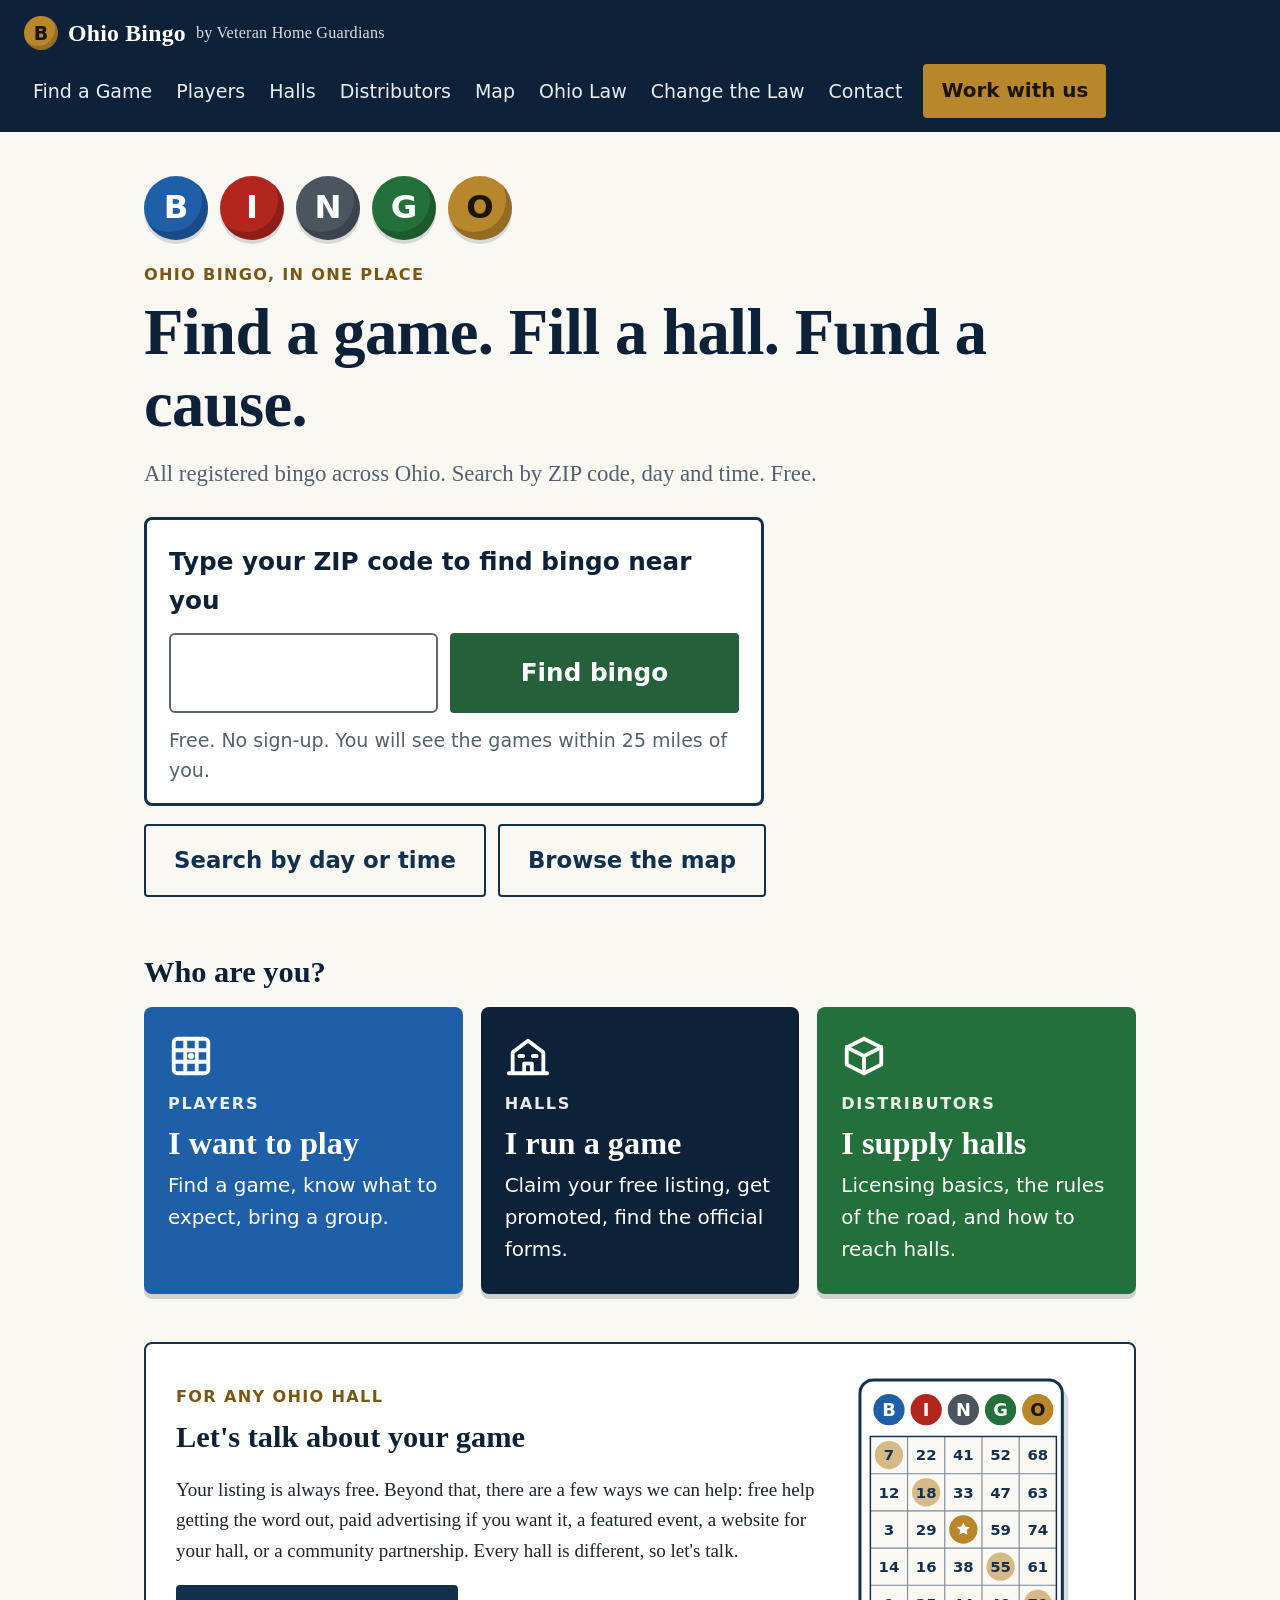
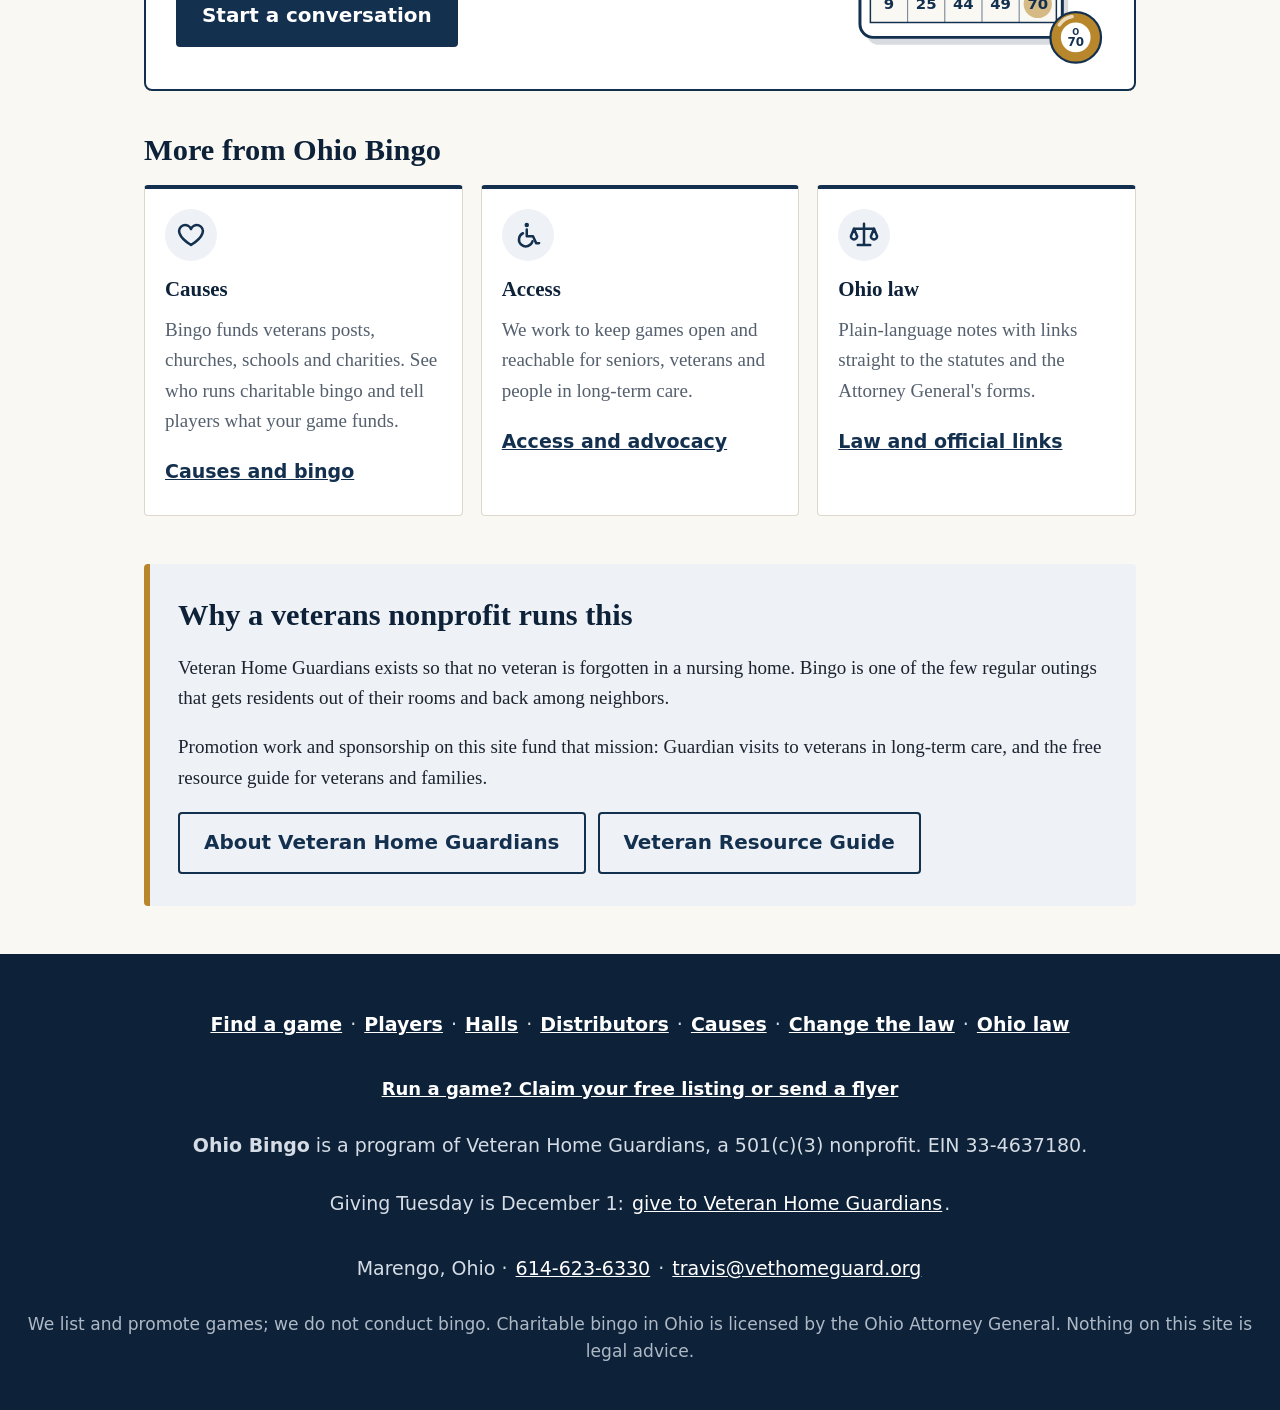
<file: index.html>
<!doctype html>
<html lang="en">
<head>
<meta charset="utf-8">
<meta name="viewport" content="width=device-width, initial-scale=1">
<title>Ohio Bingo | Find a game. Fill a hall. Fund a cause.</title>
<meta name="description" content="Free: find Ohio bingo games by ZIP code, day and time. Free listings and promotion help for halls. Resources for players, halls and distributors.">
<meta property="og:type" content="website">
<meta property="og:site_name" content="Ohio Bingo">
<meta property="og:title" content="Ohio Bingo: find a game near you">
<meta property="og:description" content="Free: find Ohio bingo games by ZIP code, day and time. Free listings and promotion help for halls. Resources for players, halls and distributors.">
<link rel="canonical" href="https://www.ohiobingo.org/">
<link rel="stylesheet" href="/site.css?v=7">
<script src="/count.js" async></script><meta property="og:url" content="https://www.ohiobingo.org/">
<meta property="og:image" content="https://raw.githubusercontent.com/travisvought-byte/ohiobingo/main/assets/share.png">
<meta property="og:image:width" content="1200">
<meta property="og:image:height" content="630">
<meta property="og:image:alt" content="Ohio Bingo: Find a game. Fill a hall. Fund a cause. ohiobingo.org">
<meta name="twitter:card" content="summary_large_image">
</head>
<body>
<a class="skip" href="#main">Skip to content</a>
<header class="top">
  <a class="brand" href="/"><span class="brandball" aria-hidden="true">B</span>Ohio Bingo <span class="by">by Veteran Home Guardians</span></a>
  <nav aria-label="Main">
    <a href="https://www.findbingo.org/ohio/">Find a Game</a>
    <a href="/players.html">Players</a>
    <a href="/halls.html">Halls</a>
    <a href="/distributors.html">Distributors</a>
    <a href="/map.html">Map</a>
    <a href="/law.html">Ohio Law</a>
    <a href="/advocacy.html">Change the Law</a>
    <a href="/contact.html">Contact</a>
    <a class="btn small" href="/visit.html">Work with us</a>
  </nav>
</header>
<main id="main">
<section class="hero big">
  <div class="balls" aria-hidden="true"><span class="ball b">B</span><span class="ball i">I</span><span class="ball n">N</span><span class="ball g">G</span><span class="ball o">O</span></div>
  <p class="eyebrow">Ohio bingo, in one place</p>
  <h1>Find a game. Fill a hall. Fund a cause.</h1>
  <p class="lead">All registered bingo across Ohio. Search by ZIP code, day and time. Free.</p>
  <form class="zipfind" action="https://www.findbingo.org/ohio/" method="get">
    <label for="zip">Type your ZIP code to find bingo near you</label>
    <div class="ziprow">
      <input id="zip" name="zip" type="text" inputmode="numeric" autocomplete="postal-code" maxlength="5" pattern="[0-9]{5}" required title="Your 5-digit ZIP code">
      <input type="hidden" name="radius" value="25">
      <button class="btn" type="submit">Find bingo</button>
    </div>
    <p class="help">Free. No sign-up. You will see the games within 25 miles of you.</p>
  </form>
  <p class="actions">
    <a class="btn ghost xl" href="https://www.findbingo.org/ohio/">Search by day or time</a>
    <a class="btn ghost xl" href="/map.html">Browse the map</a>
  </p>
</section>

<section>
  <h2>Who are you?</h2>
  <div class="doors">
    <a class="door players" href="/players.html"><svg class="doorico" viewBox="0 0 24 24" fill="none" stroke="currentColor" stroke-width="2" stroke-linecap="round" stroke-linejoin="round" aria-hidden="true" focusable="false"><rect x="3" y="3" width="18" height="18" rx="2"/><path d="M9 3v18M15 3v18M3 9h18M3 15h18"/><circle cx="12" cy="12" r="1.6" fill="currentColor" stroke="none"/></svg><span class="tag">Players</span><strong>I want to play</strong><span>Find a game, know what to expect, bring a group.</span></a>
    <a class="door halls" href="/halls.html"><svg class="doorico" viewBox="0 0 24 24" fill="none" stroke="currentColor" stroke-width="2" stroke-linecap="round" stroke-linejoin="round" aria-hidden="true" focusable="false"><path d="M2 21h20M4 21V10l8-6 8 6v11"/><path d="M10 21v-5h4v5"/><path d="M7.5 12h2M14.5 12h2"/></svg><span class="tag">Halls</span><strong>I run a game</strong><span>Claim your free listing, get promoted, find the official forms.</span></a>
    <a class="door dist" href="/distributors.html"><svg class="doorico" viewBox="0 0 24 24" fill="none" stroke="currentColor" stroke-width="2" stroke-linecap="round" stroke-linejoin="round" aria-hidden="true" focusable="false"><path d="M3 7.5L12 3l9 4.5v9L12 21l-9-4.5z"/><path d="M3 7.5l9 4.5 9-4.5M12 12v9"/></svg><span class="tag">Distributors</span><strong>I supply halls</strong><span>Licensing basics, the rules of the road, and how to reach halls.</span></a>
  </div>
</section>

<section class="offer">
  <div>
    <p class="eyebrow">For any Ohio hall</p>
    <h2>Let's talk about your game</h2>
    <p>Your listing is always free. Beyond that, there are a few ways we can help: free help getting the word out, paid advertising if you want it, a featured event, a website for your hall, or a community partnership. Every hall is different, so let's talk.</p>
    <p class="actions"><a class="btn" href="/visit.html">Start a conversation</a></p>
  </div>
  <div class="offerart"><svg class="cardart" viewBox="0 0 336 392" aria-hidden="true" focusable="false"><rect x="16" y="18" width="272" height="346" rx="18" fill="#0d2138" opacity="0.16"/><rect x="8" y="8" width="272" height="346" rx="18" fill="#fff" stroke="#14304f" stroke-width="4"/><g font-family="system-ui, -apple-system, Segoe UI, sans-serif" font-weight="800" text-anchor="middle"><circle cx="47" cy="48" r="21" fill="#1f5fa8"/><text x="47" y="56.5" font-size="24" fill="#fff">B</text><circle cx="97" cy="48" r="21" fill="#b3261e"/><text x="97" y="56.5" font-size="24" fill="#fff">I</text><circle cx="147" cy="48" r="21" fill="#4a5560"/><text x="147" y="56.5" font-size="24" fill="#fff">N</text><circle cx="197" cy="48" r="21" fill="#24703a"/><text x="197" y="56.5" font-size="24" fill="#fff">G</text><circle cx="247" cy="48" r="21" fill="#b8862b"/><text x="247" y="56.5" font-size="24" fill="#1b1503">O</text></g><rect x="22" y="84" width="250" height="250" fill="#faf8f3" stroke="#14304f" stroke-width="2"/><path d="M72 84v250M22 134h250M122 84v250M22 184h250M172 84v250M22 234h250M222 84v250M22 284h250" stroke="#14304f" stroke-width="1.5" opacity="0.55"/><circle cx="47" cy="109" r="19" fill="#b8862b" opacity="0.55"/><circle cx="97" cy="159" r="19" fill="#b8862b" opacity="0.55"/><circle cx="197" cy="259" r="19" fill="#b8862b" opacity="0.55"/><circle cx="247" cy="309" r="19" fill="#b8862b" opacity="0.55"/><g font-family="system-ui, -apple-system, Segoe UI, sans-serif" font-weight="700" font-size="20" fill="#14304f" text-anchor="middle"><text x="47" y="116">7</text><text x="97" y="116">22</text><text x="147" y="116">41</text><text x="197" y="116">52</text><text x="247" y="116">68</text><text x="47" y="166">12</text><text x="97" y="166">18</text><text x="147" y="166">33</text><text x="197" y="166">47</text><text x="247" y="166">63</text><text x="47" y="216">3</text><text x="97" y="216">29</text><text x="197" y="216">59</text><text x="247" y="216">74</text><text x="47" y="266">14</text><text x="97" y="266">16</text><text x="147" y="266">38</text><text x="197" y="266">55</text><text x="247" y="266">61</text><text x="47" y="316">9</text><text x="97" y="316">25</text><text x="147" y="316">44</text><text x="197" y="316">49</text><text x="247" y="316">70</text></g><circle cx="147" cy="209" r="19" fill="#b8862b"/><path transform="translate(135 196.5)" d="M12 3l2.7 5.6 6.1.8-4.5 4.2 1.1 6.1L12 16.8l-5.4 2.9 1.1-6.1-4.5-4.2 6.1-.8z" fill="#fff"/><g transform="translate(298 354)"><circle r="34" fill="#b8862b" stroke="#14304f" stroke-width="3"/><circle r="20" fill="#fff"/><path d="M-22 -17a28 28 0 0 1 17 -11" stroke="#fff" stroke-width="5" stroke-linecap="round" fill="none" opacity="0.7"/><g font-family="system-ui, -apple-system, Segoe UI, sans-serif" font-weight="800" fill="#14304f" text-anchor="middle"><text y="-3" font-size="11">O</text><text y="12" font-size="16">70</text></g></g></svg></div>
</section>

<section>
  <h2>More from Ohio Bingo</h2>
  <div class="cards">
    <article class="card"><svg class="cardicon" viewBox="0 0 24 24" fill="none" stroke="currentColor" stroke-width="2" stroke-linecap="round" stroke-linejoin="round" aria-hidden="true" focusable="false"><path d="M12 20s-7.5-4.6-9.2-9.4A4.6 4.6 0 0 1 12 7.2a4.6 4.6 0 0 1 9.2 3.4C19.5 15.4 12 20 12 20z"/></svg><h3>Causes</h3><p>Bingo funds veterans posts, churches, schools and charities. See who runs charitable bingo and tell players what your game funds.</p><a href="/causes.html">Causes and bingo</a></article>
    <article class="card"><svg class="cardicon" viewBox="0 0 24 24" fill="none" stroke="currentColor" stroke-width="2" stroke-linecap="round" stroke-linejoin="round" aria-hidden="true" focusable="false"><circle cx="11" cy="4" r="1.8" fill="currentColor" stroke="none"/><path d="M11 7.5V13h5l2.5 5.5H21"/><path d="M8 10.6a5.5 5.5 0 1 0 7.6 6.4"/></svg><h3>Access</h3><p>We work to keep games open and reachable for seniors, veterans and people in long-term care.</p><a href="/advocacy.html">Access and advocacy</a></article>
    <article class="card"><svg class="cardicon" viewBox="0 0 24 24" fill="none" stroke="currentColor" stroke-width="2" stroke-linecap="round" stroke-linejoin="round" aria-hidden="true" focusable="false"><path d="M12 3v17M7 20h10M4 7h16M12 3v4"/><path d="M4 7l-2.5 6a2.5 2.5 0 0 0 5 0z"/><path d="M20 7l-2.5 6a2.5 2.5 0 0 0 5 0z"/></svg><h3>Ohio law</h3><p>Plain-language notes with links straight to the statutes and the Attorney General's forms.</p><a href="/law.html">Law and official links</a></article>
  </div>
</section>

<section class="goal">
  <h2>Why a veterans nonprofit runs this</h2>
  <p>Veteran Home Guardians exists so that no veteran is forgotten in a nursing home. Bingo is one of the few regular outings that gets residents out of their rooms and back among neighbors.</p>
  <p>Promotion work and sponsorship on this site fund that mission: Guardian visits to veterans in long-term care, and the free resource guide for veterans and families.</p>
  <p class="actions">
    <a class="btn ghost" href="https://www.vethomeguard.org/">About Veteran Home Guardians</a>
    <a class="btn ghost" href="https://guide.vethomeguard.org/">Veteran Resource Guide</a>
  </p>
</section></main>
<footer>
  <p class="footnav"><a href="https://www.findbingo.org/ohio/">Find a game</a> · <a href="/players.html">Players</a> · <a href="/halls.html">Halls</a> · <a href="/distributors.html">Distributors</a> · <a href="/causes.html">Causes</a> · <a href="/advocacy.html">Change the law</a> · <a href="/law.html">Ohio law</a></p>
  <p><a href="/claim.html">Run a game? Claim your free listing or send a flyer</a></p>
  <p><strong>Ohio Bingo</strong> is a program of Veteran Home Guardians, a 501(c)(3) nonprofit. EIN 33-4637180.</p>
  <p>Giving Tuesday is December 1: <a href="https://www.zeffy.com/en-US/donation-form/giving-tuesday-no-veteran-left-isolated">give to Veteran Home Guardians</a>.</p>
  <p>Marengo, Ohio · <a href="tel:6146236330">614-623-6330</a> · <a href="mailto:travis@vethomeguard.org">travis@vethomeguard.org</a></p>
  <p class="fine">We list and promote games; we do not conduct bingo. Charitable bingo in Ohio is licensed by the Ohio Attorney General. Nothing on this site is legal advice.</p>
</footer>
<script src="/site.js"></script>
</body>
</html>
</file>
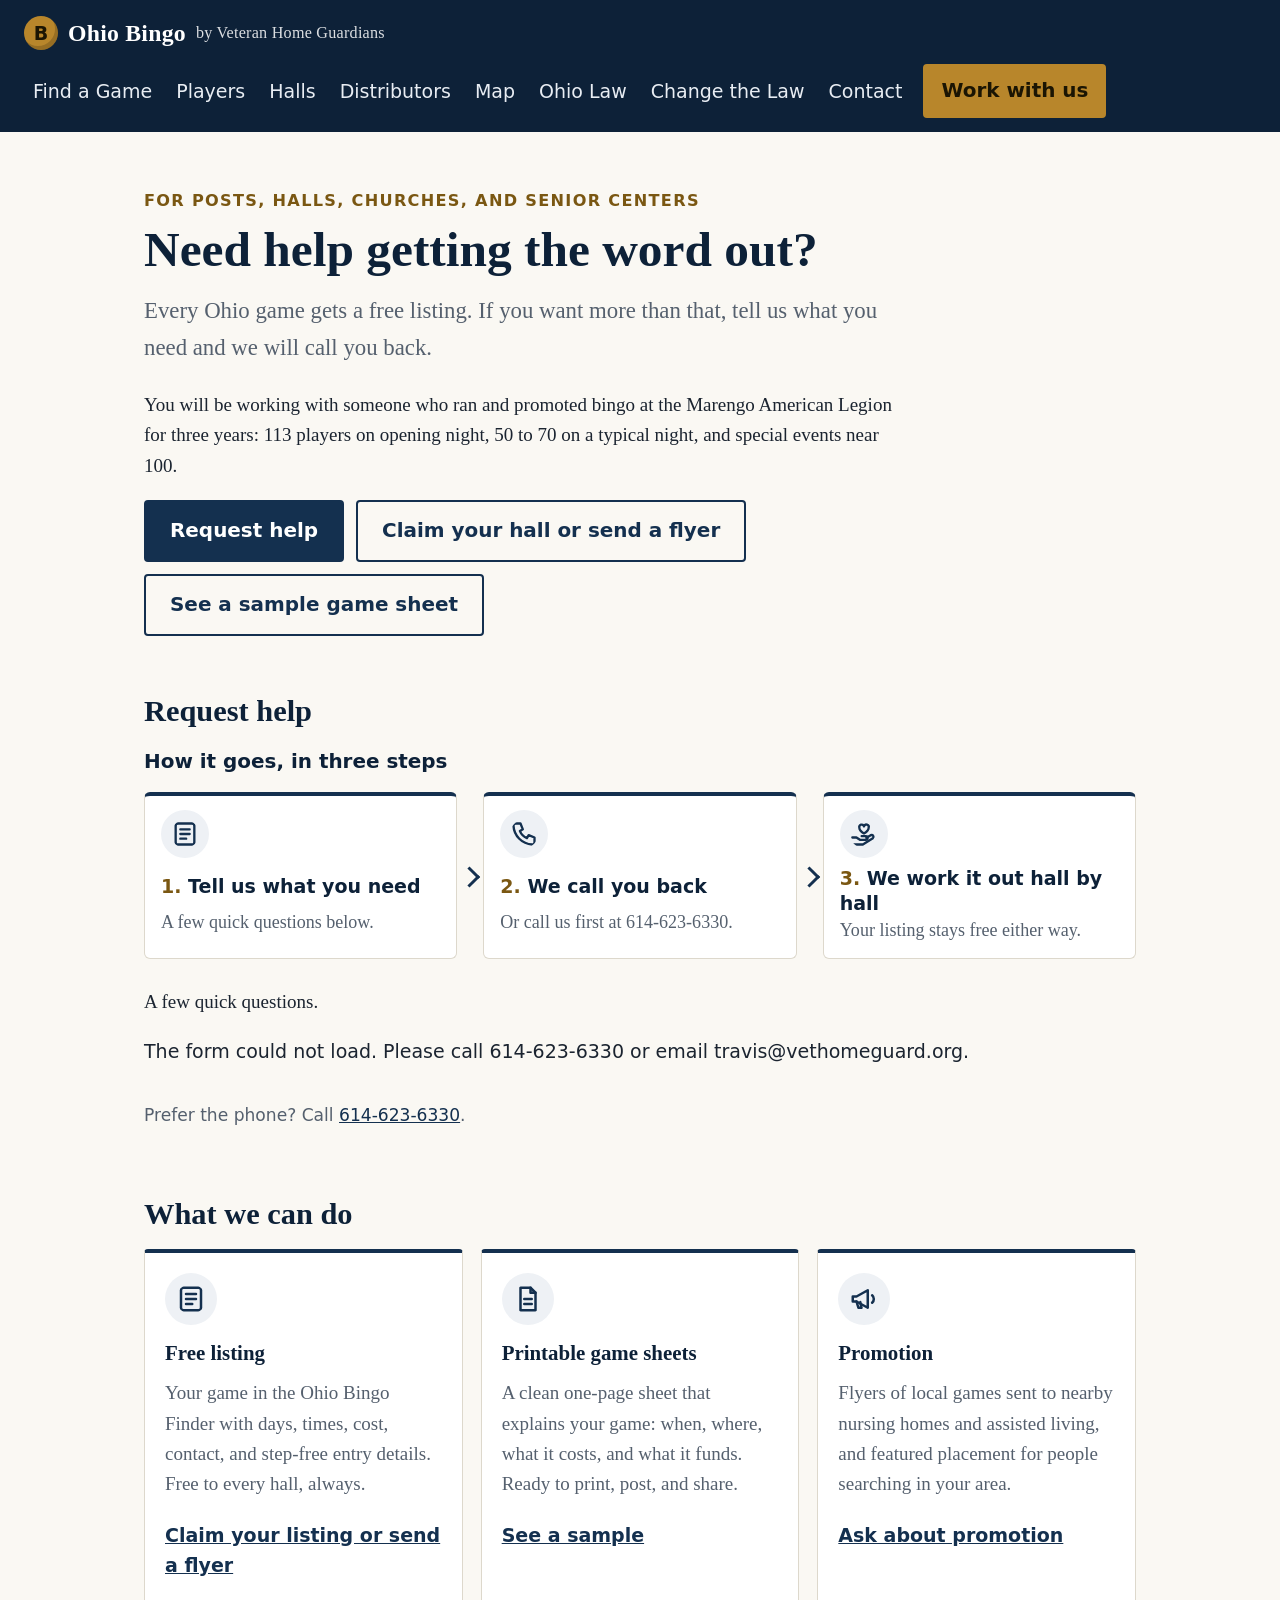
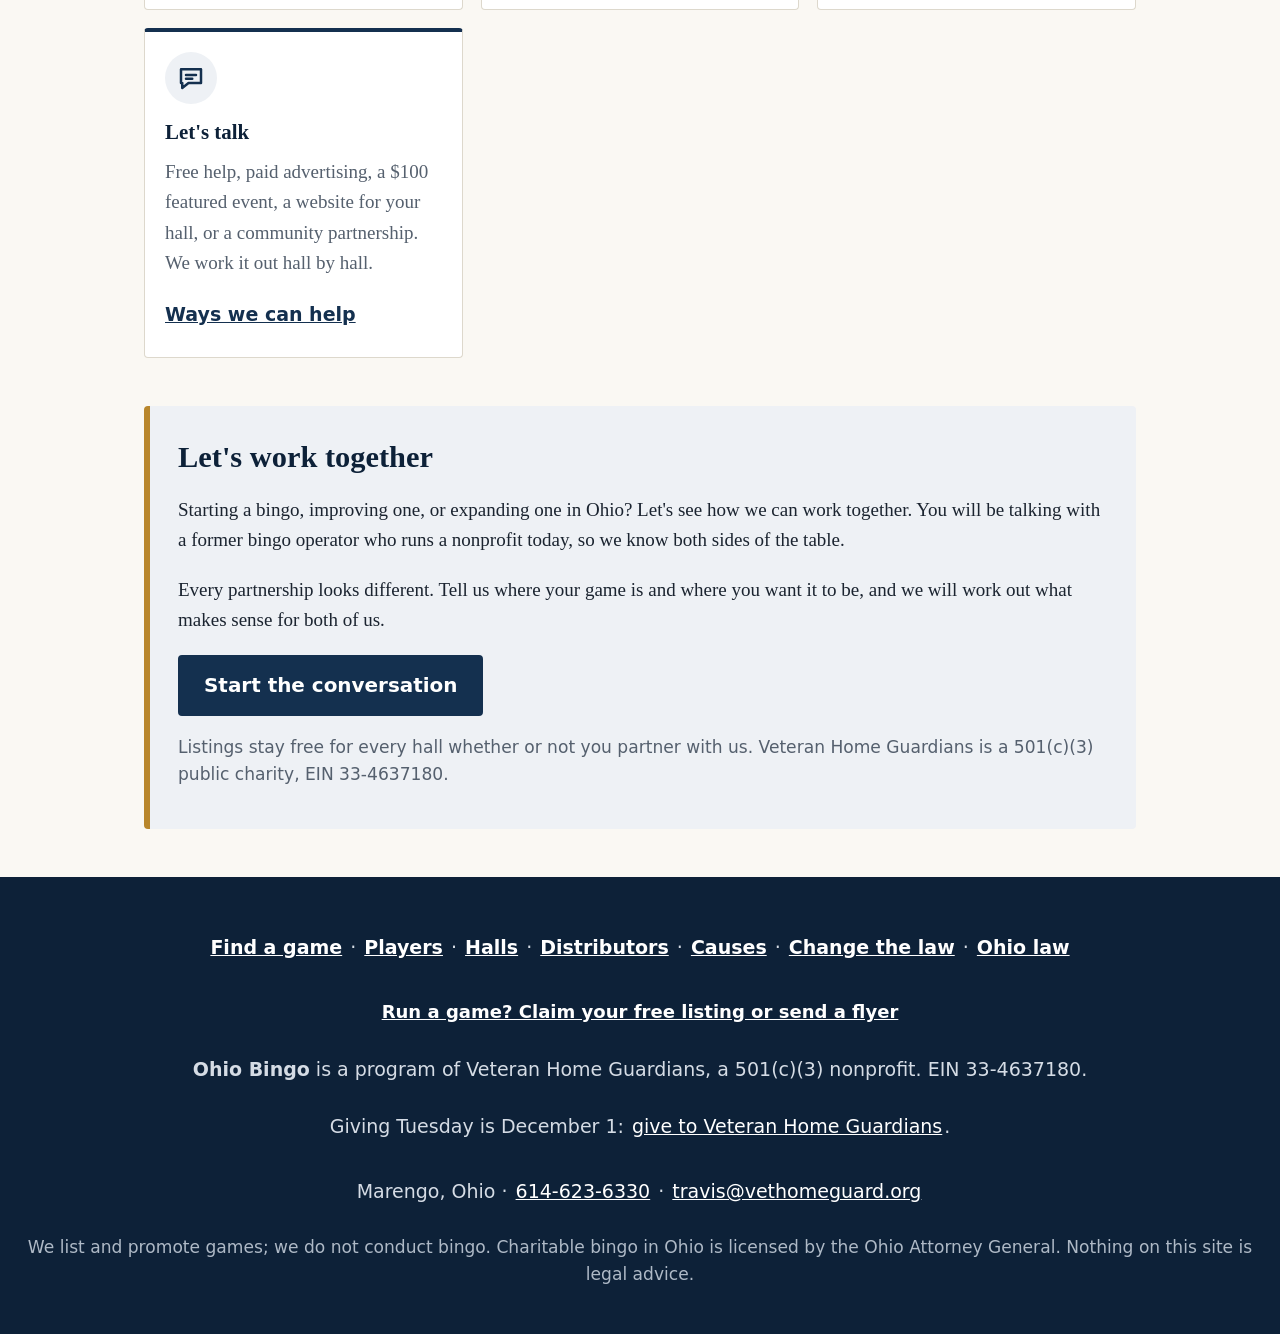
<file: advertise.html>
<!doctype html>
<html lang="en">
<head>
<meta charset="utf-8">
<meta name="viewport" content="width=device-width, initial-scale=1">
<title>For Bingo Operators | Ohio Bingo</title>
<meta name="description" content="Free listings, printable game sheets, and hands-on help for Ohio bingo games, from Veteran Home Guardians.">
<link rel="canonical" href="https://www.ohiobingo.org/advertise.html">
<link rel="stylesheet" href="/site.css?v=7">
<script src="/count.js" async></script><meta property="og:type" content="website">
<meta property="og:site_name" content="Ohio Bingo">
<meta property="og:title" content="For Bingo Operators | Ohio Bingo">
<meta property="og:description" content="Free listings, printable game sheets, and hands-on help for Ohio bingo games, from Veteran Home Guardians.">
<meta property="og:url" content="https://www.ohiobingo.org/advertise.html">
<meta property="og:image" content="https://raw.githubusercontent.com/travisvought-byte/ohiobingo/main/assets/share.png">
<meta property="og:image:width" content="1200">
<meta property="og:image:height" content="630">
<meta property="og:image:alt" content="Ohio Bingo: Find a game. Fill a hall. Fund a cause. ohiobingo.org">
<meta name="twitter:card" content="summary_large_image">
</head>
<body>
<a class="skip" href="#main">Skip to content</a>
<header class="top">
  <a class="brand" href="/"><span class="brandball" aria-hidden="true">B</span>Ohio Bingo <span class="by">by Veteran Home Guardians</span></a>
  <nav aria-label="Main">
    <a href="https://www.findbingo.org/ohio/">Find a Game</a>
    <a href="/players.html">Players</a>
    <a href="/halls.html">Halls</a>
    <a href="/distributors.html">Distributors</a>
    <a href="/map.html">Map</a>
    <a href="/law.html">Ohio Law</a>
    <a href="/advocacy.html">Change the Law</a>
    <a href="/contact.html">Contact</a>
    <a class="btn small" href="/visit.html">Work with us</a>
  </nav>
</header>
<main id="main">
<section class="hero">
  <p class="eyebrow">For posts, halls, churches, and senior centers</p>
  <h1>Need help getting the word out?</h1>
  <p class="lead">Every Ohio game gets a free listing. If you want more than that, tell us what you need and we will call you back.</p>
  <p>You will be working with someone who ran and promoted bingo at the Marengo American Legion for three years: 113 players on opening night, 50 to 70 on a typical night, and special events near 100.</p>
  <p class="actions">
    <a class="btn" href="#inquire">Request help</a>
    <a class="btn ghost" href="/claim.html">Claim your hall or send a flyer</a>
    <a class="btn ghost" href="/sample-game-sheet.html">See a sample game sheet</a>
  </p>
</section>

<section id="inquire">
  <h2>Request help</h2>
<figure class="flow" style="--n:3">
  <figcaption>How it goes, in three steps</figcaption>
  <ol><li><svg class="flowico" viewBox="0 0 24 24" fill="none" stroke="currentColor" stroke-width="2" stroke-linecap="round" stroke-linejoin="round" aria-hidden="true" focusable="false"><rect x="4" y="3" width="16" height="18" rx="2"/><path d="M8 8h8M8 12h8M8 16h5"/></svg><strong>Tell us what you need</strong><span>A few quick questions below.</span></li><li><svg class="flowico" viewBox="0 0 24 24" fill="none" stroke="currentColor" stroke-width="2" stroke-linecap="round" stroke-linejoin="round" aria-hidden="true" focusable="false"><path d="M5 3h4l2 5-2.5 1.5a11 11 0 0 0 6 6L16 13l5 2v4a2 2 0 0 1-2 2A17 17 0 0 1 3 5a2 2 0 0 1 2-2z"/></svg><strong>We call you back</strong><span>Or call us first at 614-623-6330.</span></li><li><svg class="flowico" viewBox="0 0 24 24" fill="none" stroke="currentColor" stroke-width="2" stroke-linecap="round" stroke-linejoin="round" aria-hidden="true" focusable="false"><path d="M12 11.5S8 9.2 8 6.6A2 2 0 0 1 12 5.4a2 2 0 0 1 4 1.2c0 2.6-4 4.9-4 4.9z"/><path d="M2 15h3.5l3 2h5a1.6 1.6 0 0 0 0-3.2H10"/><path d="M2 21h9l8.6-5.4a1.6 1.6 0 0 0-1.8-2.6L14 15.3"/></svg><strong>We work it out hall by hall</strong><span>Your listing stays free either way.</span></li></ol>
</figure>
  <p>A few quick questions.</p>
  <p id="claim-status" role="status" aria-live="polite">Loading the form…</p>
  <form id="claim-form" class="claim" data-form-id="054470a6-273a-4f07-877f-8608debfdaa2" data-topic="Help getting the word out" novalidate hidden></form>
  <p class="fine">Prefer the phone? Call <a href="tel:6146236330">614-623-6330</a>.</p>
</section>

<section>
  <h2>What we can do</h2>
  <div class="cards">
    <article class="card">
      <svg class="cardicon" viewBox="0 0 24 24" fill="none" stroke="currentColor" stroke-width="2" stroke-linecap="round" stroke-linejoin="round" aria-hidden="true" focusable="false"><rect x="4" y="3" width="16" height="18" rx="2"/><path d="M8 8h8M8 12h8M8 16h5"/></svg>
      <h3>Free listing</h3>
      <p>Your game in the Ohio Bingo Finder with days, times, cost, contact, and step-free entry details. Free to every hall, always.</p>
      <a href="/claim.html">Claim your listing or send a flyer</a>
    </article>
    <article class="card">
      <svg class="cardicon" viewBox="0 0 24 24" fill="none" stroke="currentColor" stroke-width="2" stroke-linecap="round" stroke-linejoin="round" aria-hidden="true" focusable="false"><path d="M6 3h8l4 4v14H6z"/><path d="M14 3v4h4M9 12h6M9 16h6"/></svg>
      <h3>Printable game sheets</h3>
      <p>A clean one-page sheet that explains your game: when, where, what it costs, and what it funds. Ready to print, post, and share.</p>
      <a href="/sample-game-sheet.html">See a sample</a>
    </article>
    <article class="card">
      <svg class="cardicon" viewBox="0 0 24 24" fill="none" stroke="currentColor" stroke-width="2" stroke-linecap="round" stroke-linejoin="round" aria-hidden="true" focusable="false"><path d="M3 10v4h3l9 5V5l-9 5z"/><path d="M6 14l1.5 5h2.5l-1-4.5"/><path d="M18.5 9a4 4 0 0 1 0 6"/></svg>
      <h3>Promotion</h3>
      <p>Flyers of local games sent to nearby nursing homes and assisted living, and featured placement for people searching in your area.</p>
      <a href="#inquire">Ask about promotion</a>
    </article>
    <article class="card">
      <svg class="cardicon" viewBox="0 0 24 24" fill="none" stroke="currentColor" stroke-width="2" stroke-linecap="round" stroke-linejoin="round" aria-hidden="true" focusable="false"><path d="M4 5h16v11H10l-5 4v-4H4z"/><path d="M8 9.5h8M8 12.5h5"/></svg>
      <h3>Let's talk</h3>
      <p>Free help, paid advertising, a $100 featured event, a website for your hall, or a community partnership. We work it out hall by hall.</p>
      <a href="/visit.html">Ways we can help</a>
    </article>
  </div>
</section>

<section class="goal">
  <h2>Let's work together</h2>
  <p>Starting a bingo, improving one, or expanding one in Ohio? Let's see how we can work together. You will be talking with a former bingo operator who runs a nonprofit today, so we know both sides of the table.</p>
  <p>Every partnership looks different. Tell us where your game is and where you want it to be, and we will work out what makes sense for both of us.</p>
  <p class="actions"><a class="btn" href="#inquire">Start the conversation</a></p>
  <p class="fine">Listings stay free for every hall whether or not you partner with us. Veteran Home Guardians is a 501(c)(3) public charity, EIN 33-4637180.</p>
</section>
</main>
<footer>
  <p class="footnav"><a href="https://www.findbingo.org/ohio/">Find a game</a> · <a href="/players.html">Players</a> · <a href="/halls.html">Halls</a> · <a href="/distributors.html">Distributors</a> · <a href="/causes.html">Causes</a> · <a href="/advocacy.html">Change the law</a> · <a href="/law.html">Ohio law</a></p>
  <p><a href="/claim.html">Run a game? Claim your free listing or send a flyer</a></p>
  <p><strong>Ohio Bingo</strong> is a program of Veteran Home Guardians, a 501(c)(3) nonprofit. EIN 33-4637180.</p>
  <p>Giving Tuesday is December 1: <a href="https://www.zeffy.com/en-US/donation-form/giving-tuesday-no-veteran-left-isolated">give to Veteran Home Guardians</a>.</p>
  <p>Marengo, Ohio · <a href="tel:6146236330">614-623-6330</a> · <a href="mailto:travis@vethomeguard.org">travis@vethomeguard.org</a></p>
  <p class="fine">We list and promote games; we do not conduct bingo. Charitable bingo in Ohio is licensed by the Ohio Attorney General. Nothing on this site is legal advice.</p>
</footer>
<script type="module" src="/form.js"></script>
</body>
</html>
</file>
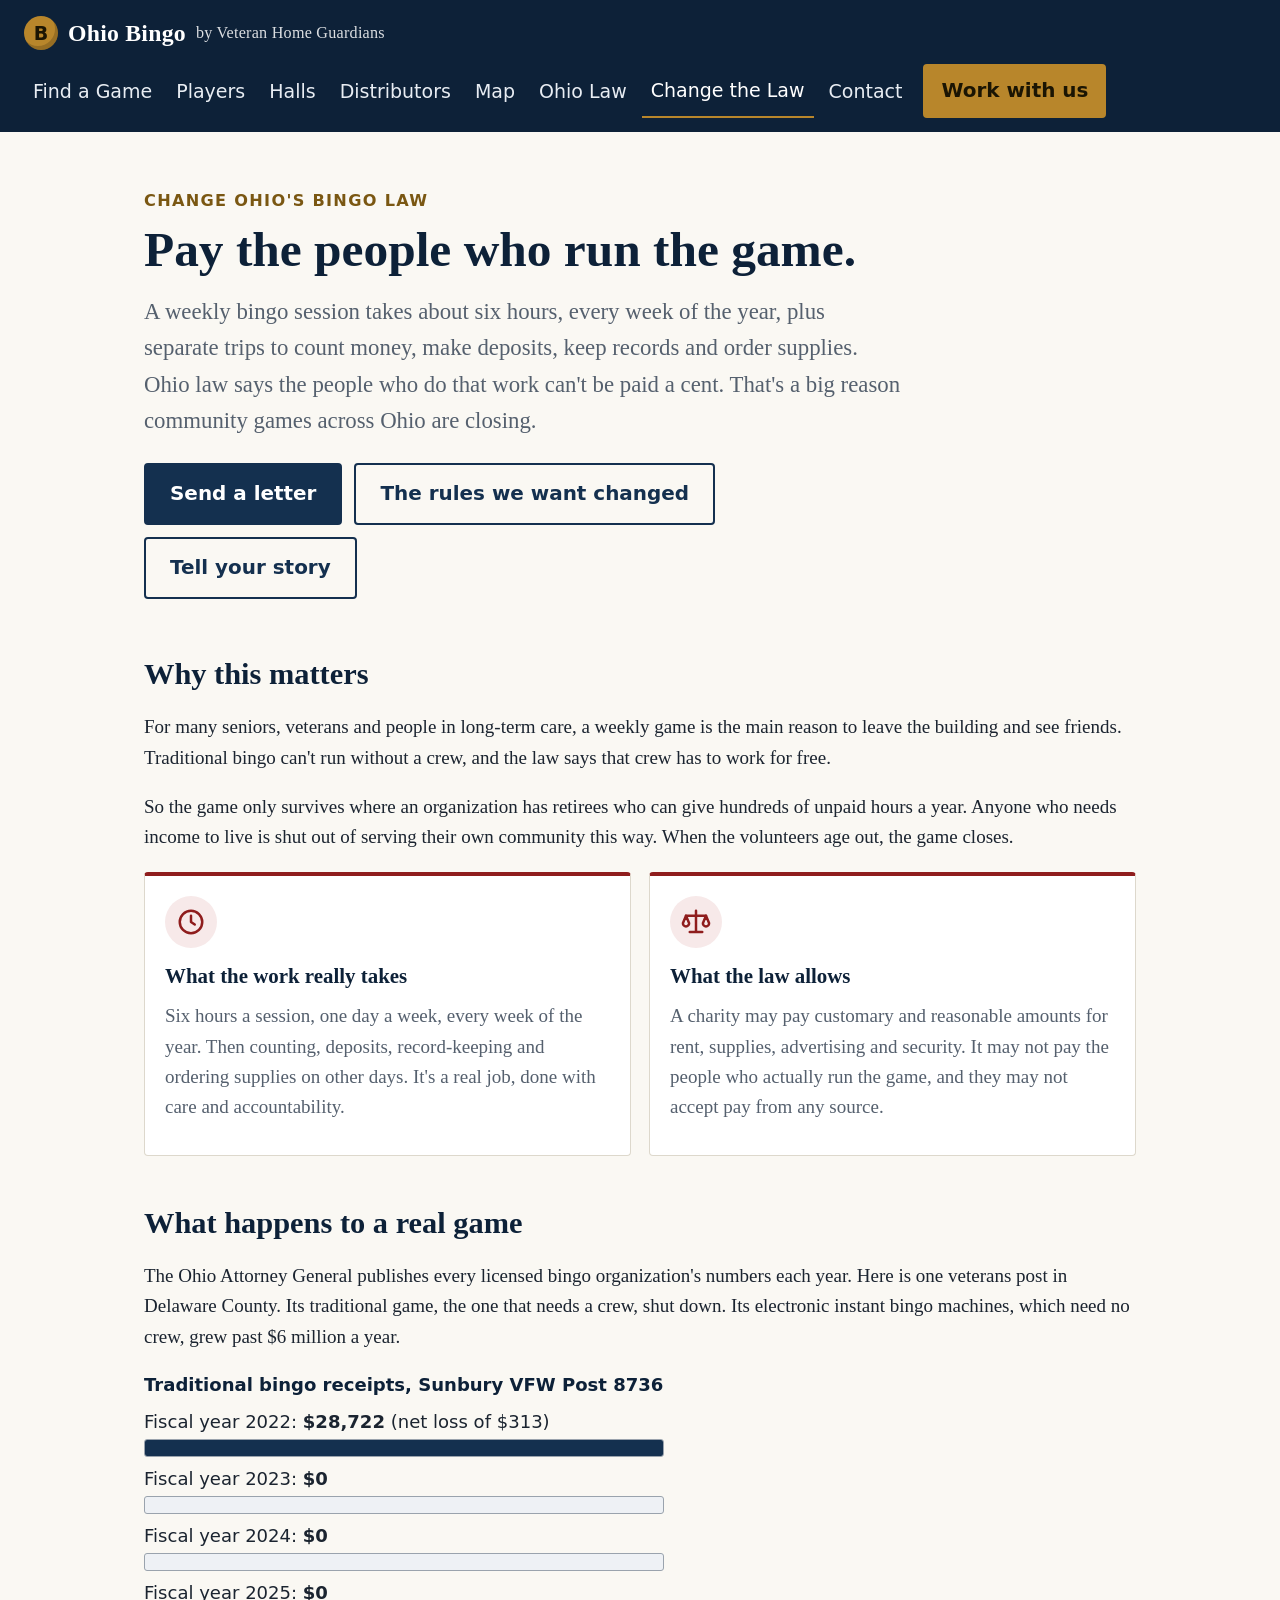
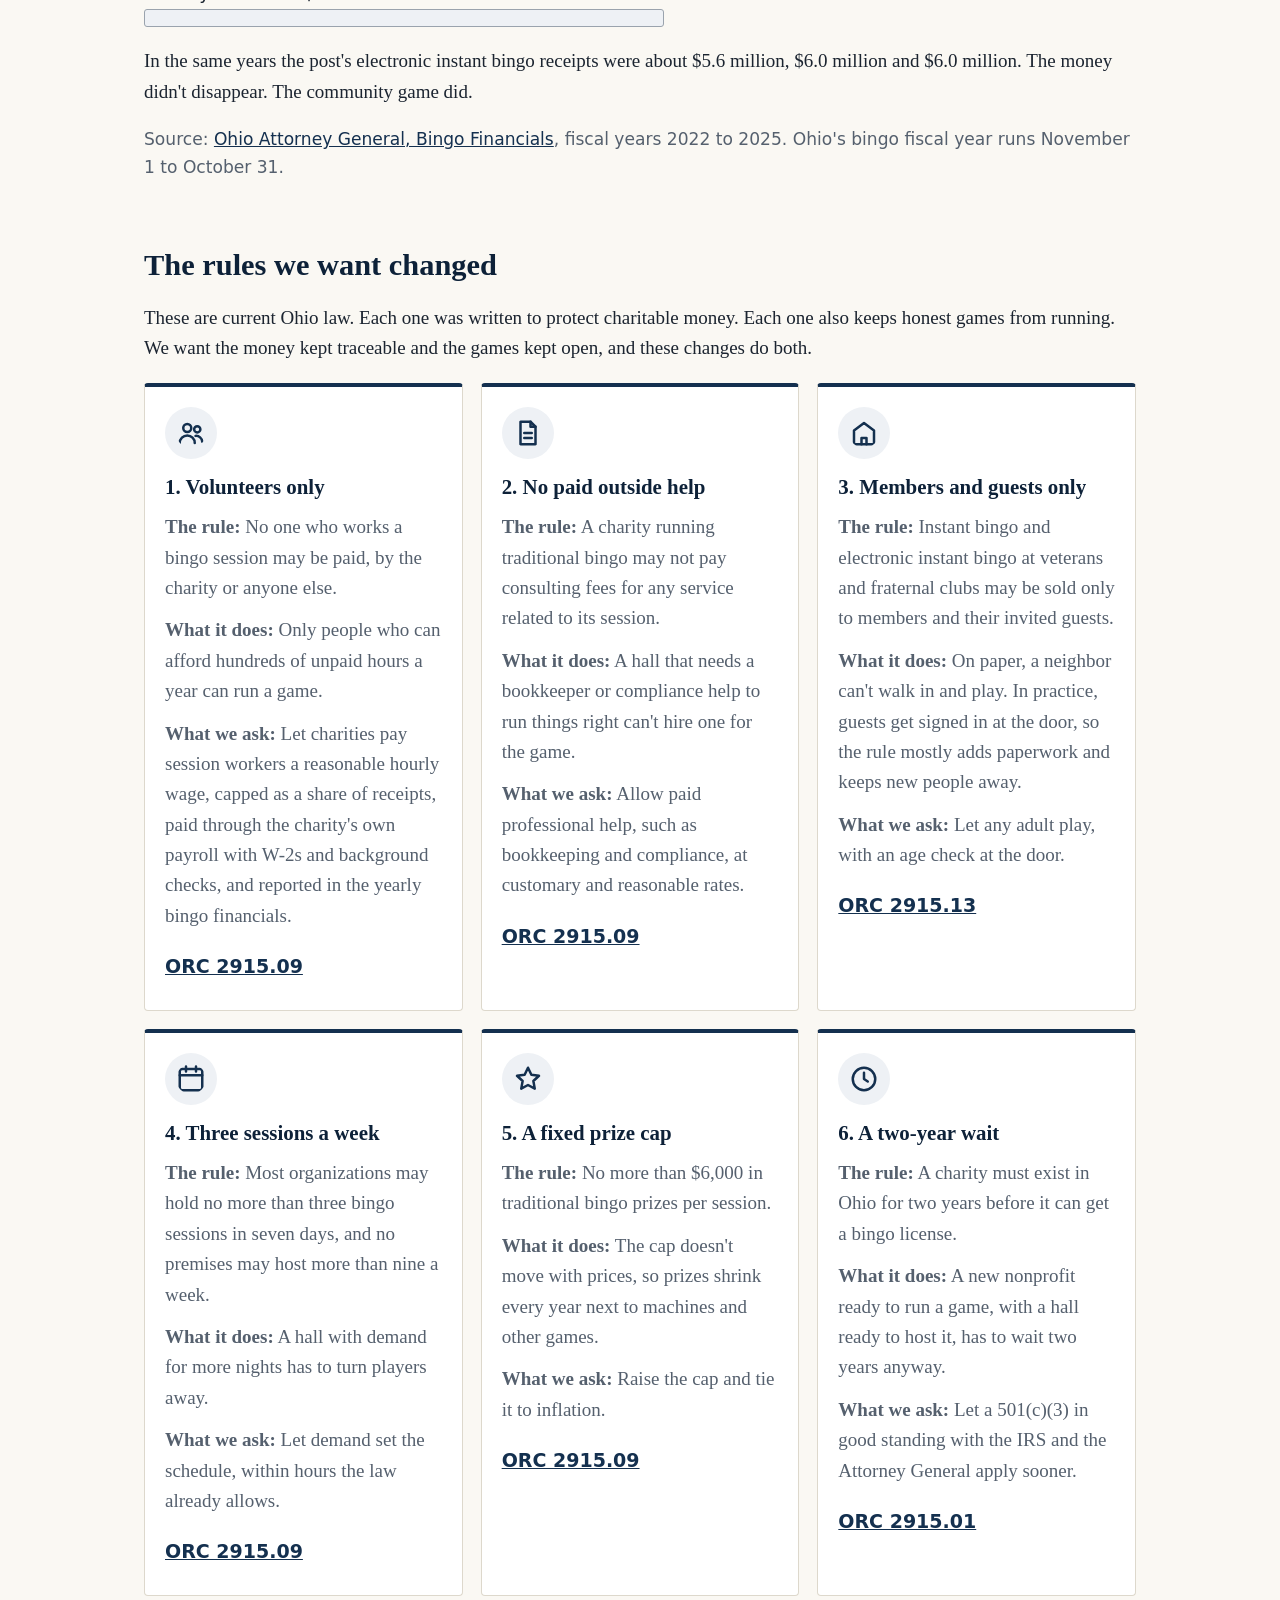
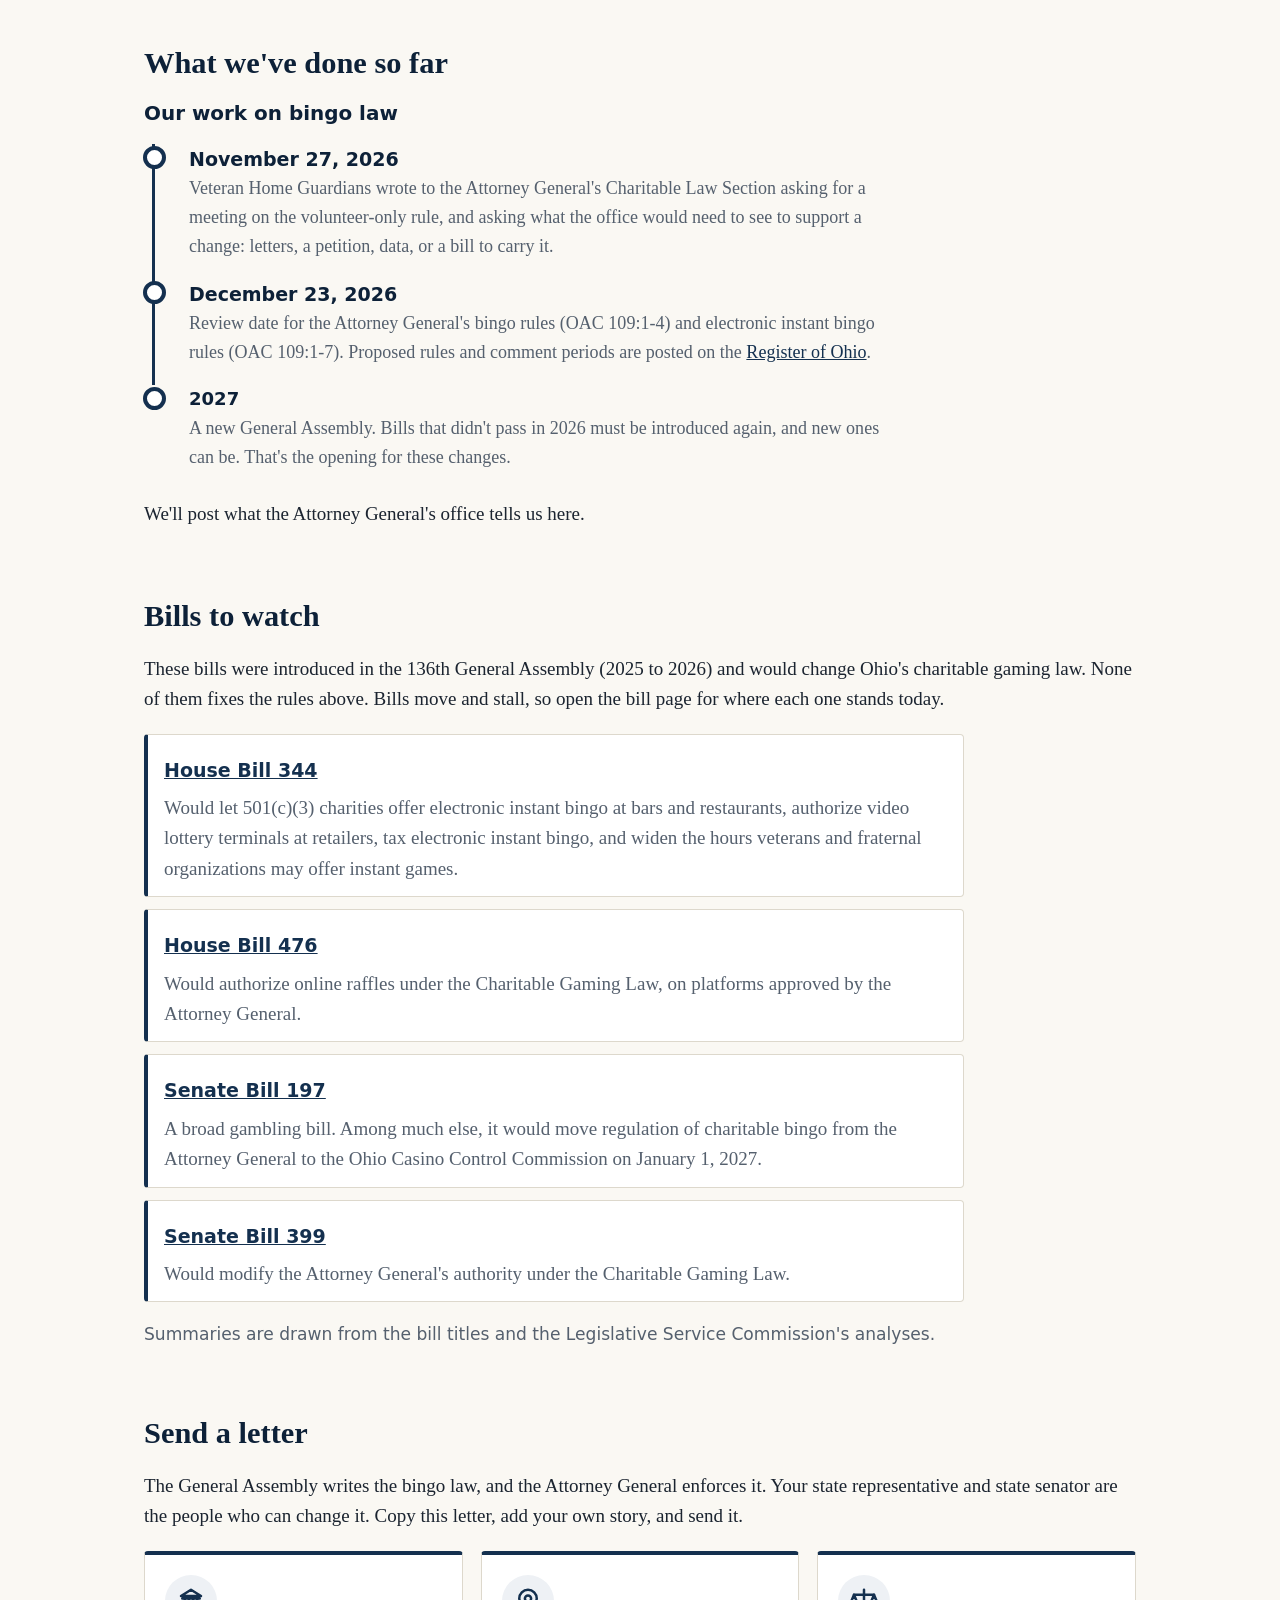
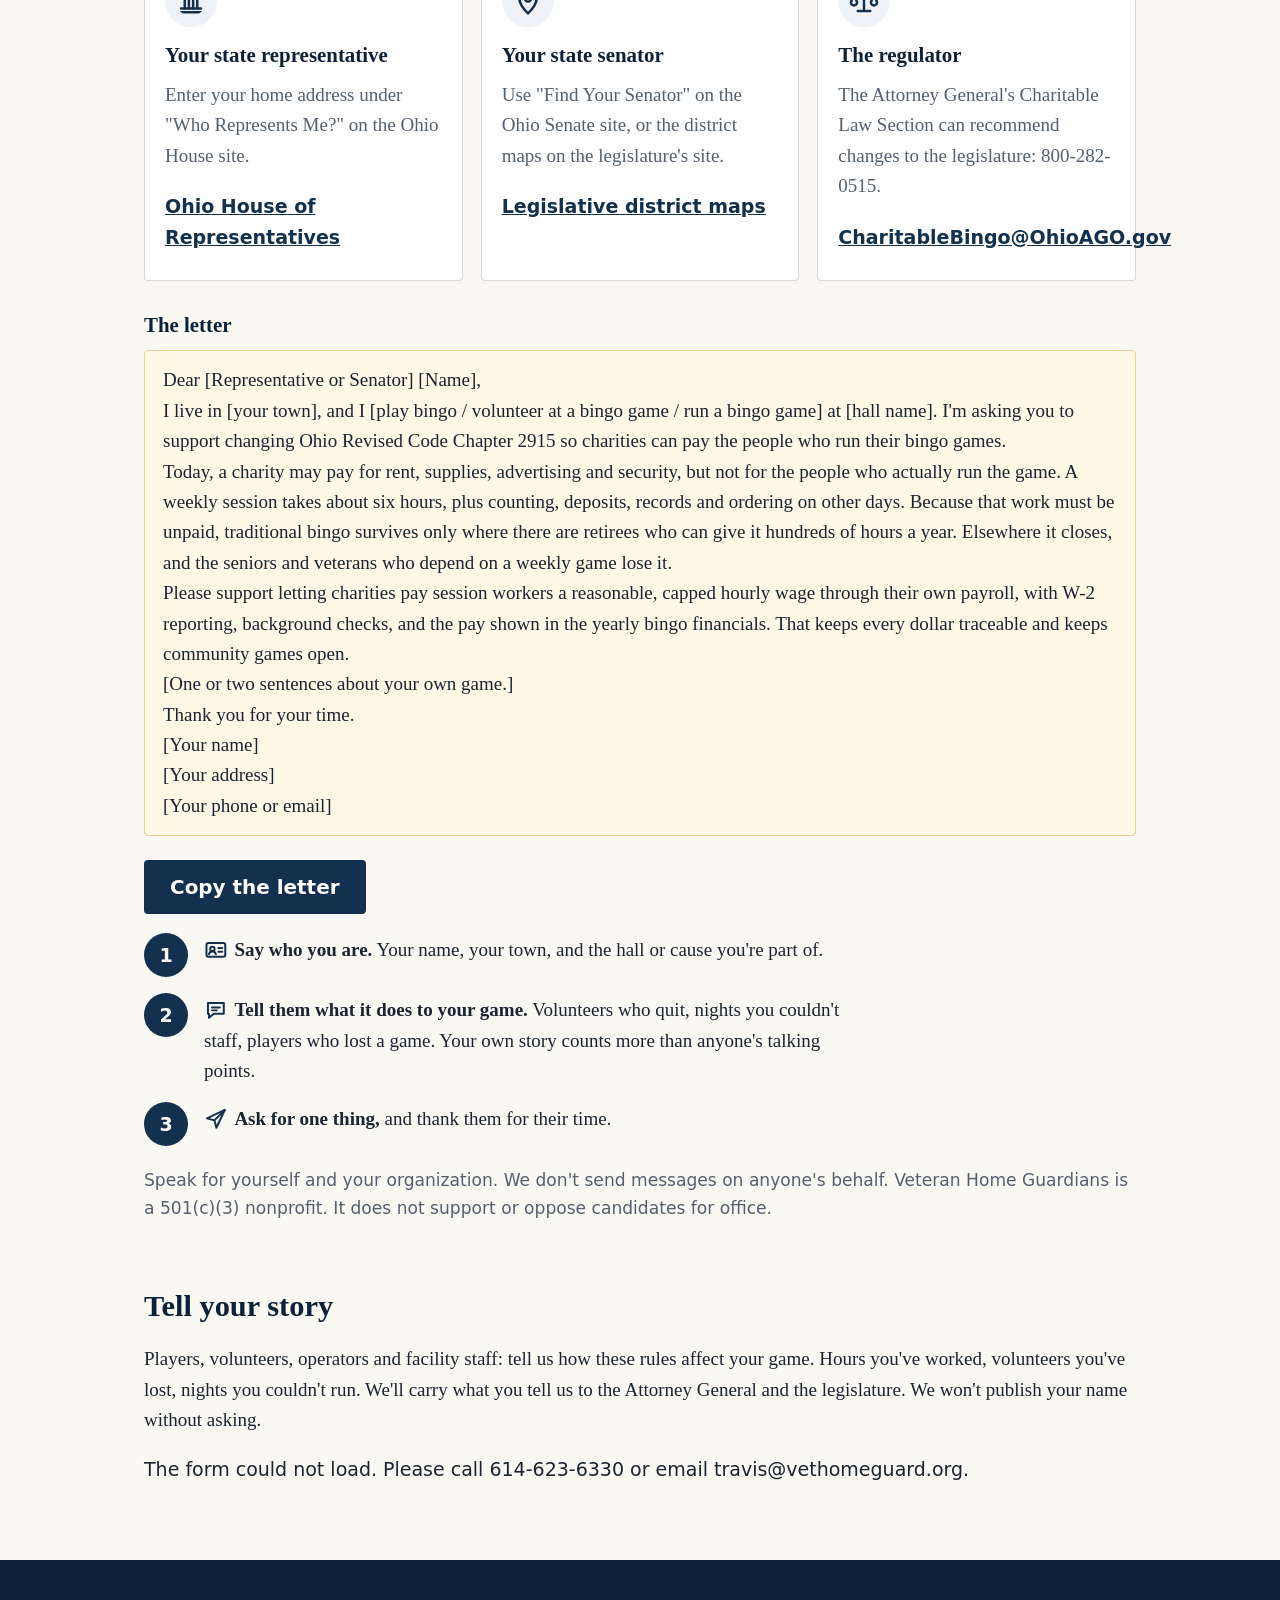
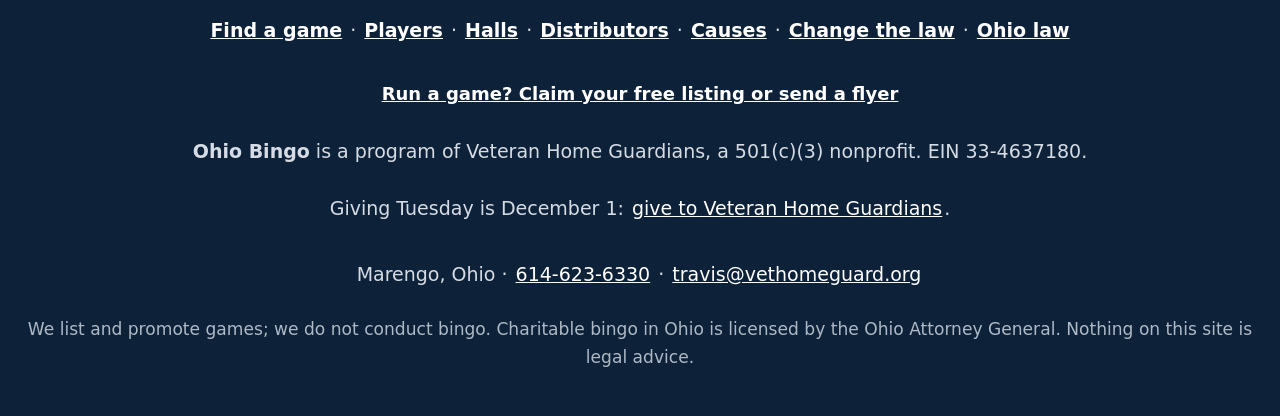
<file: advocacy.html>
<!doctype html>
<html lang="en">
<head>
<meta charset="utf-8">
<meta name="viewport" content="width=device-width, initial-scale=1">
<title>Change Ohio's Bingo Law | Ohio Bingo</title>
<meta name="description" content="Ohio law says the people who run charitable bingo can't be paid, and community games are closing. Here are the rules, what they do, what we're asking for, and how to speak up.">
<link rel="canonical" href="https://www.ohiobingo.org/advocacy.html">
<link rel="stylesheet" href="/site.css?v=7">
<script src="/count.js" async></script><meta property="og:type" content="website">
<meta property="og:site_name" content="Ohio Bingo">
<meta property="og:title" content="Change Ohio's Bingo Law | Ohio Bingo">
<meta property="og:description" content="Ohio law says the people who run charitable bingo can't be paid, and community games are closing. Here are the rules, what they do, what we're asking for, and how to speak up.">
<meta property="og:url" content="https://www.ohiobingo.org/advocacy.html">
<meta property="og:image" content="https://raw.githubusercontent.com/travisvought-byte/ohiobingo/main/assets/share.png">
<meta property="og:image:width" content="1200">
<meta property="og:image:height" content="630">
<meta property="og:image:alt" content="Ohio Bingo: Find a game. Fill a hall. Fund a cause. ohiobingo.org">
<meta name="twitter:card" content="summary_large_image">
</head>
<body>
<a class="skip" href="#main">Skip to content</a>
<header class="top">
  <a class="brand" href="/"><span class="brandball" aria-hidden="true">B</span>Ohio Bingo <span class="by">by Veteran Home Guardians</span></a>
  <nav aria-label="Main">
    <a href="https://www.findbingo.org/ohio/">Find a Game</a>
    <a href="/players.html">Players</a>
    <a href="/halls.html">Halls</a>
    <a href="/distributors.html">Distributors</a>
    <a href="/map.html">Map</a>
    <a href="/law.html">Ohio Law</a>
    <a href="/advocacy.html" aria-current="page">Change the Law</a>
    <a href="/contact.html">Contact</a>
    <a class="btn small" href="/visit.html">Work with us</a>
  </nav>
</header>
<main id="main">
<section class="hero">
  <p class="eyebrow">Change Ohio's bingo law</p>
  <h1>Pay the people who run the game.</h1>
  <p class="lead">A weekly bingo session takes about six hours, every week of the year, plus separate trips to count money, make deposits, keep records and order supplies. Ohio law says the people who do that work can't be paid a cent. That's a big reason community games across Ohio are closing.</p>
  <p class="actions"><a class="btn" href="#letter">Send a letter</a><a class="btn ghost" href="#rules">The rules we want changed</a><a class="btn ghost" href="#tell">Tell your story</a></p>
</section>

<section>
  <h2>Why this matters</h2>
  <p>For many seniors, veterans and people in long-term care, a weekly game is the main reason to leave the building and see friends. Traditional bingo can't run without a crew, and the law says that crew has to work for free.</p>
  <p>So the game only survives where an organization has retirees who can give hundreds of unpaid hours a year. Anyone who needs income to live is shut out of serving their own community this way. When the volunteers age out, the game closes.</p>
  <div class="cards two">
    <article class="card no"><svg class="cardicon" viewBox="0 0 24 24" fill="none" stroke="currentColor" stroke-width="2" stroke-linecap="round" stroke-linejoin="round" aria-hidden="true" focusable="false"><circle cx="12" cy="12" r="9"/><path d="M12 7v5l3 2"/></svg><h3>What the work really takes</h3><p>Six hours a session, one day a week, every week of the year. Then counting, deposits, record-keeping and ordering supplies on other days. It's a real job, done with care and accountability.</p></article>
    <article class="card no"><svg class="cardicon" viewBox="0 0 24 24" fill="none" stroke="currentColor" stroke-width="2" stroke-linecap="round" stroke-linejoin="round" aria-hidden="true" focusable="false"><path d="M12 3v17M7 20h10M4 7h16M12 3v4"/><path d="M4 7l-2.5 6a2.5 2.5 0 0 0 5 0z"/><path d="M20 7l-2.5 6a2.5 2.5 0 0 0 5 0z"/></svg><h3>What the law allows</h3><p>A charity may pay customary and reasonable amounts for rent, supplies, advertising and security. It may not pay the people who actually run the game, and they may not accept pay from any source.</p></article>
  </div>
</section>

<section>
  <h2>What happens to a real game</h2>
  <p>The Ohio Attorney General publishes every licensed bingo organization's numbers each year. Here is one veterans post in Delaware County. Its traditional game, the one that needs a crew, shut down. Its electronic instant bingo machines, which need no crew, grew past $6 million a year.</p>
  <figure class="bars">
    <figcaption>Traditional bingo receipts, Sunbury VFW Post 8736</figcaption>
    <ul>
      <li><span>Fiscal year 2022: <strong>$28,722</strong> (net loss of $313)</span><span class="track" aria-hidden="true"><span class="fill" style="width:100%"></span></span></li>
      <li><span>Fiscal year 2023: <strong>$0</strong></span><span class="track" aria-hidden="true"><span class="fill" style="width:0%"></span></span></li>
      <li><span>Fiscal year 2024: <strong>$0</strong></span><span class="track" aria-hidden="true"><span class="fill" style="width:0%"></span></span></li>
      <li><span>Fiscal year 2025: <strong>$0</strong></span><span class="track" aria-hidden="true"><span class="fill" style="width:0%"></span></span></li>
    </ul>
  </figure>
  <p>In the same years the post's electronic instant bingo receipts were about $5.6 million, $6.0 million and $6.0 million. The money didn't disappear. The community game did.</p>
  <p class="fine">Source: <a href="https://charitable.ohioago.gov/Charitable-Bingo/Bingo-Financials">Ohio Attorney General, Bingo Financials</a>, fiscal years 2022 to 2025. Ohio's bingo fiscal year runs November 1 to October 31.</p>
</section>

<section id="rules">
  <h2>The rules we want changed</h2>
  <p>These are current Ohio law. Each one was written to protect charitable money. Each one also keeps honest games from running. We want the money kept traceable and the games kept open, and these changes do both.</p>
  <div class="cards">
    <article class="card"><svg class="cardicon" viewBox="0 0 24 24" fill="none" stroke="currentColor" stroke-width="2" stroke-linecap="round" stroke-linejoin="round" aria-hidden="true" focusable="false"><circle cx="9" cy="8" r="3.2"/><path d="M3 20a6 6 0 0 1 12 0"/><circle cx="17" cy="9" r="2.5"/><path d="M15.6 14.3A5 5 0 0 1 21 19"/></svg><h3>1. Volunteers only</h3><p><strong>The rule:</strong> No one who works a bingo session may be paid, by the charity or anyone else.</p><p><strong>What it does:</strong> Only people who can afford hundreds of unpaid hours a year can run a game.</p><p><strong>What we ask:</strong> Let charities pay session workers a reasonable hourly wage, capped as a share of receipts, paid through the charity's own payroll with W-2s and background checks, and reported in the yearly bingo financials.</p><a href="https://codes.ohio.gov/ohio-revised-code/section-2915.09">ORC 2915.09</a></article>
    <article class="card"><svg class="cardicon" viewBox="0 0 24 24" fill="none" stroke="currentColor" stroke-width="2" stroke-linecap="round" stroke-linejoin="round" aria-hidden="true" focusable="false"><path d="M6 3h8l4 4v14H6z"/><path d="M14 3v4h4M9 12h6M9 16h6"/></svg><h3>2. No paid outside help</h3><p><strong>The rule:</strong> A charity running traditional bingo may not pay consulting fees for any service related to its session.</p><p><strong>What it does:</strong> A hall that needs a bookkeeper or compliance help to run things right can't hire one for the game.</p><p><strong>What we ask:</strong> Allow paid professional help, such as bookkeeping and compliance, at customary and reasonable rates.</p><a href="https://codes.ohio.gov/ohio-revised-code/section-2915.09">ORC 2915.09</a></article>
    <article class="card"><svg class="cardicon" viewBox="0 0 24 24" fill="none" stroke="currentColor" stroke-width="2" stroke-linecap="round" stroke-linejoin="round" aria-hidden="true" focusable="false"><path d="M2 21h20M4 21V10l8-6 8 6v11"/><path d="M10 21v-5h4v5"/></svg><h3>3. Members and guests only</h3><p><strong>The rule:</strong> Instant bingo and electronic instant bingo at veterans and fraternal clubs may be sold only to members and their invited guests.</p><p><strong>What it does:</strong> On paper, a neighbor can't walk in and play. In practice, guests get signed in at the door, so the rule mostly adds paperwork and keeps new people away.</p><p><strong>What we ask:</strong> Let any adult play, with an age check at the door.</p><a href="https://codes.ohio.gov/ohio-revised-code/section-2915.13">ORC 2915.13</a></article>
    <article class="card"><svg class="cardicon" viewBox="0 0 24 24" fill="none" stroke="currentColor" stroke-width="2" stroke-linecap="round" stroke-linejoin="round" aria-hidden="true" focusable="false"><rect x="3" y="4" width="18" height="17" rx="2"/><path d="M3 9h18M8 2v4M16 2v4"/></svg><h3>4. Three sessions a week</h3><p><strong>The rule:</strong> Most organizations may hold no more than three bingo sessions in seven days, and no premises may host more than nine a week.</p><p><strong>What it does:</strong> A hall with demand for more nights has to turn players away.</p><p><strong>What we ask:</strong> Let demand set the schedule, within hours the law already allows.</p><a href="https://codes.ohio.gov/ohio-revised-code/section-2915.09">ORC 2915.09</a></article>
    <article class="card"><svg class="cardicon" viewBox="0 0 24 24" fill="none" stroke="currentColor" stroke-width="2" stroke-linecap="round" stroke-linejoin="round" aria-hidden="true" focusable="false"><path d="M12 3l2.7 5.6 6.1.8-4.5 4.2 1.1 6.1L12 16.8l-5.4 2.9 1.1-6.1-4.5-4.2 6.1-.8z"/></svg><h3>5. A fixed prize cap</h3><p><strong>The rule:</strong> No more than $6,000 in traditional bingo prizes per session.</p><p><strong>What it does:</strong> The cap doesn't move with prices, so prizes shrink every year next to machines and other games.</p><p><strong>What we ask:</strong> Raise the cap and tie it to inflation.</p><a href="https://codes.ohio.gov/ohio-revised-code/section-2915.09">ORC 2915.09</a></article>
    <article class="card"><svg class="cardicon" viewBox="0 0 24 24" fill="none" stroke="currentColor" stroke-width="2" stroke-linecap="round" stroke-linejoin="round" aria-hidden="true" focusable="false"><circle cx="12" cy="12" r="9"/><path d="M12 7v5l3 2"/></svg><h3>6. A two-year wait</h3><p><strong>The rule:</strong> A charity must exist in Ohio for two years before it can get a bingo license.</p><p><strong>What it does:</strong> A new nonprofit ready to run a game, with a hall ready to host it, has to wait two years anyway.</p><p><strong>What we ask:</strong> Let a 501(c)(3) in good standing with the IRS and the Attorney General apply sooner.</p><a href="https://codes.ohio.gov/ohio-revised-code/section-2915.01">ORC 2915.01</a></article>
  </div>
</section>

<section id="done">
  <h2>What we've done so far</h2>
  <figure class="timeline">
    <figcaption>Our work on bingo law</figcaption>
    <ol>
      <li><time datetime="2026-11-27">November 27, 2026</time><span>Veteran Home Guardians wrote to the Attorney General's Charitable Law Section asking for a meeting on the volunteer-only rule, and asking what the office would need to see to support a change: letters, a petition, data, or a bill to carry it.</span></li>
      <li><time datetime="2026-12-23">December 23, 2026</time><span>Review date for the Attorney General's bingo rules (OAC 109:1-4) and electronic instant bingo rules (OAC 109:1-7). Proposed rules and comment periods are posted on the <a href="https://www.registerofohio.state.oh.us/">Register of Ohio</a>.</span></li>
      <li><span class="when">2027</span><span>A new General Assembly. Bills that didn't pass in 2026 must be introduced again, and new ones can be. That's the opening for these changes.</span></li>
    </ol>
  </figure>
  <p>We'll post what the Attorney General's office tells us here.</p>
</section>

<section id="bills">
  <h2>Bills to watch</h2>
  <p>These bills were introduced in the 136th General Assembly (2025 to 2026) and would change Ohio's charitable gaming law. None of them fixes the rules above. Bills move and stall, so open the bill page for where each one stands today.</p>
  <ul class="lawlist">
    <li><a href="https://www.legislature.ohio.gov/legislation/136/hb344">House Bill 344</a> <span>Would let 501(c)(3) charities offer electronic instant bingo at bars and restaurants, authorize video lottery terminals at retailers, tax electronic instant bingo, and widen the hours veterans and fraternal organizations may offer instant games.</span></li>
    <li><a href="https://www.legislature.ohio.gov/legislation/136/hb476">House Bill 476</a> <span>Would authorize online raffles under the Charitable Gaming Law, on platforms approved by the Attorney General.</span></li>
    <li><a href="https://www.legislature.ohio.gov/legislation/136/sb197">Senate Bill 197</a> <span>A broad gambling bill. Among much else, it would move regulation of charitable bingo from the Attorney General to the Ohio Casino Control Commission on January 1, 2027.</span></li>
    <li><a href="https://www.legislature.ohio.gov/legislation/136/sb399">Senate Bill 399</a> <span>Would modify the Attorney General's authority under the Charitable Gaming Law.</span></li>
  </ul>
  <p class="fine">Summaries are drawn from the bill titles and the Legislative Service Commission's analyses.</p>
</section>

<section id="letter">
  <h2>Send a letter</h2>
  <p>The General Assembly writes the bingo law, and the Attorney General enforces it. Your state representative and state senator are the people who can change it. Copy this letter, add your own story, and send it.</p>
  <div class="cards">
    <article class="card"><svg class="cardicon" viewBox="0 0 24 24" fill="none" stroke="currentColor" stroke-width="2" stroke-linecap="round" stroke-linejoin="round" aria-hidden="true" focusable="false"><path d="M3 21h18M4 18h16M5 10h14M12 3l8 5H4z"/><path d="M7 10v8M10.3 10v8M13.7 10v8M17 10v8"/></svg><h3>Your state representative</h3><p>Enter your home address under "Who Represents Me?" on the Ohio House site.</p><a href="https://ohiohouse.gov/">Ohio House of Representatives</a></article>
    <article class="card"><svg class="cardicon" viewBox="0 0 24 24" fill="none" stroke="currentColor" stroke-width="2" stroke-linecap="round" stroke-linejoin="round" aria-hidden="true" focusable="false"><path d="M12 22s7-7.2 7-12a7 7 0 0 0-14 0c0 4.8 7 12 7 12z"/><circle cx="12" cy="10" r="2.5"/></svg><h3>Your state senator</h3><p>Use "Find Your Senator" on the Ohio Senate site, or the district maps on the legislature's site.</p><a href="https://www.legislature.ohio.gov/members/district-maps">Legislative district maps</a></article>
    <article class="card"><svg class="cardicon" viewBox="0 0 24 24" fill="none" stroke="currentColor" stroke-width="2" stroke-linecap="round" stroke-linejoin="round" aria-hidden="true" focusable="false"><path d="M12 3v17M7 20h10M4 7h16M12 3v4"/><path d="M4 7l-2.5 6a2.5 2.5 0 0 0 5 0z"/><path d="M20 7l-2.5 6a2.5 2.5 0 0 0 5 0z"/></svg><h3>The regulator</h3><p>The Attorney General's Charitable Law Section can recommend changes to the legislature: 800-282-0515.</p><a href="mailto:CharitableBingo@OhioAGO.gov?subject=Let%20charities%20pay%20bingo%20session%20workers">CharitableBingo@OhioAGO.gov</a></article>
  </div>
  <h3 style="margin-top:28px">The letter</h3>
  <div class="notice" id="letter-text">
    <p>Dear [Representative or Senator] [Name],</p>
    <p>I live in [your town], and I [play bingo / volunteer at a bingo game / run a bingo game] at [hall name]. I'm asking you to support changing Ohio Revised Code Chapter 2915 so charities can pay the people who run their bingo games.</p>
    <p>Today, a charity may pay for rent, supplies, advertising and security, but not for the people who actually run the game. A weekly session takes about six hours, plus counting, deposits, records and ordering on other days. Because that work must be unpaid, traditional bingo survives only where there are retirees who can give it hundreds of hours a year. Elsewhere it closes, and the seniors and veterans who depend on a weekly game lose it.</p>
    <p>Please support letting charities pay session workers a reasonable, capped hourly wage through their own payroll, with W-2 reporting, background checks, and the pay shown in the yearly bingo financials. That keeps every dollar traceable and keeps community games open.</p>
    <p>[One or two sentences about your own game.]</p>
    <p>Thank you for your time.</p>
    <p>[Your name]<br>[Your address]<br>[Your phone or email]</p>
  </div>
  <p class="actions"><button type="button" class="btn" id="copy-letter">Copy the letter</button></p>
  <p id="copy-status" role="status" aria-live="polite"></p>
  <ol class="steps">
    <li><svg class="ico" viewBox="0 0 24 24" fill="none" stroke="currentColor" stroke-width="2" stroke-linecap="round" stroke-linejoin="round" aria-hidden="true" focusable="false"><rect x="2.5" y="5" width="19" height="14" rx="2"/><circle cx="8.5" cy="11" r="2.2"/><path d="M5 16.5a3.6 3.6 0 0 1 7 0M14.5 10h4M14.5 14h4"/></svg><strong>Say who you are.</strong> Your name, your town, and the hall or cause you're part of.</li>
    <li><svg class="ico" viewBox="0 0 24 24" fill="none" stroke="currentColor" stroke-width="2" stroke-linecap="round" stroke-linejoin="round" aria-hidden="true" focusable="false"><path d="M4 5h16v11H10l-5 4v-4H4z"/><path d="M8 9.5h8M8 12.5h5"/></svg><strong>Tell them what it does to your game.</strong> Volunteers who quit, nights you couldn't staff, players who lost a game. Your own story counts more than anyone's talking points.</li>
    <li><svg class="ico" viewBox="0 0 24 24" fill="none" stroke="currentColor" stroke-width="2" stroke-linecap="round" stroke-linejoin="round" aria-hidden="true" focusable="false"><path d="M3 11.5L21 3l-8.5 18-2-7.5z"/><path d="M10.5 13.5L21 3"/></svg><strong>Ask for one thing,</strong> and thank them for their time.</li>
  </ol>
  <p class="fine">Speak for yourself and your organization. We don't send messages on anyone's behalf. Veteran Home Guardians is a 501(c)(3) nonprofit. It does not support or oppose candidates for office.</p>
</section>

<section id="tell">
  <h2>Tell your story</h2>
  <p>Players, volunteers, operators and facility staff: tell us how these rules affect your game. Hours you've worked, volunteers you've lost, nights you couldn't run. We'll carry what you tell us to the Attorney General and the legislature. We won't publish your name without asking.</p>
  <p id="claim-status" role="status" aria-live="polite">Loading the form…</p>
  <form id="claim-form" class="claim" data-form-id="054470a6-273a-4f07-877f-8608debfdaa2" data-topic="Getting to games or access" novalidate hidden></form>
</section>
<script>
(function () {
  var btn = document.getElementById('copy-letter');
  var status = document.getElementById('copy-status');
  if (!btn) return;
  btn.addEventListener('click', function () {
    var text = Array.prototype.map.call(document.querySelectorAll('#letter-text p'), function (p) { return p.innerText; }).join('\n\n');
    function done(ok) { status.textContent = ok ? 'Copied. Paste it into an email or a letter.' : 'Copying did not work here. Select the letter above and copy it.'; }
    if (navigator.clipboard && navigator.clipboard.writeText) {
      navigator.clipboard.writeText(text).then(function () { done(true); }, function () { done(false); });
    } else { done(false); }
  });
})();
</script>
</main>
<footer>
  <p class="footnav"><a href="https://www.findbingo.org/ohio/">Find a game</a> · <a href="/players.html">Players</a> · <a href="/halls.html">Halls</a> · <a href="/distributors.html">Distributors</a> · <a href="/causes.html">Causes</a> · <a href="/advocacy.html">Change the law</a> · <a href="/law.html">Ohio law</a></p>
  <p><a href="/claim.html">Run a game? Claim your free listing or send a flyer</a></p>
  <p><strong>Ohio Bingo</strong> is a program of Veteran Home Guardians, a 501(c)(3) nonprofit. EIN 33-4637180.</p>
  <p>Giving Tuesday is December 1: <a href="https://www.zeffy.com/en-US/donation-form/giving-tuesday-no-veteran-left-isolated">give to Veteran Home Guardians</a>.</p>
  <p>Marengo, Ohio · <a href="tel:6146236330">614-623-6330</a> · <a href="mailto:travis@vethomeguard.org">travis@vethomeguard.org</a></p>
  <p class="fine">We list and promote games; we do not conduct bingo. Charitable bingo in Ohio is licensed by the Ohio Attorney General. Nothing on this site is legal advice.</p>
</footer>
<script type="module" src="/form.js"></script>
</body>
</html>
</file>
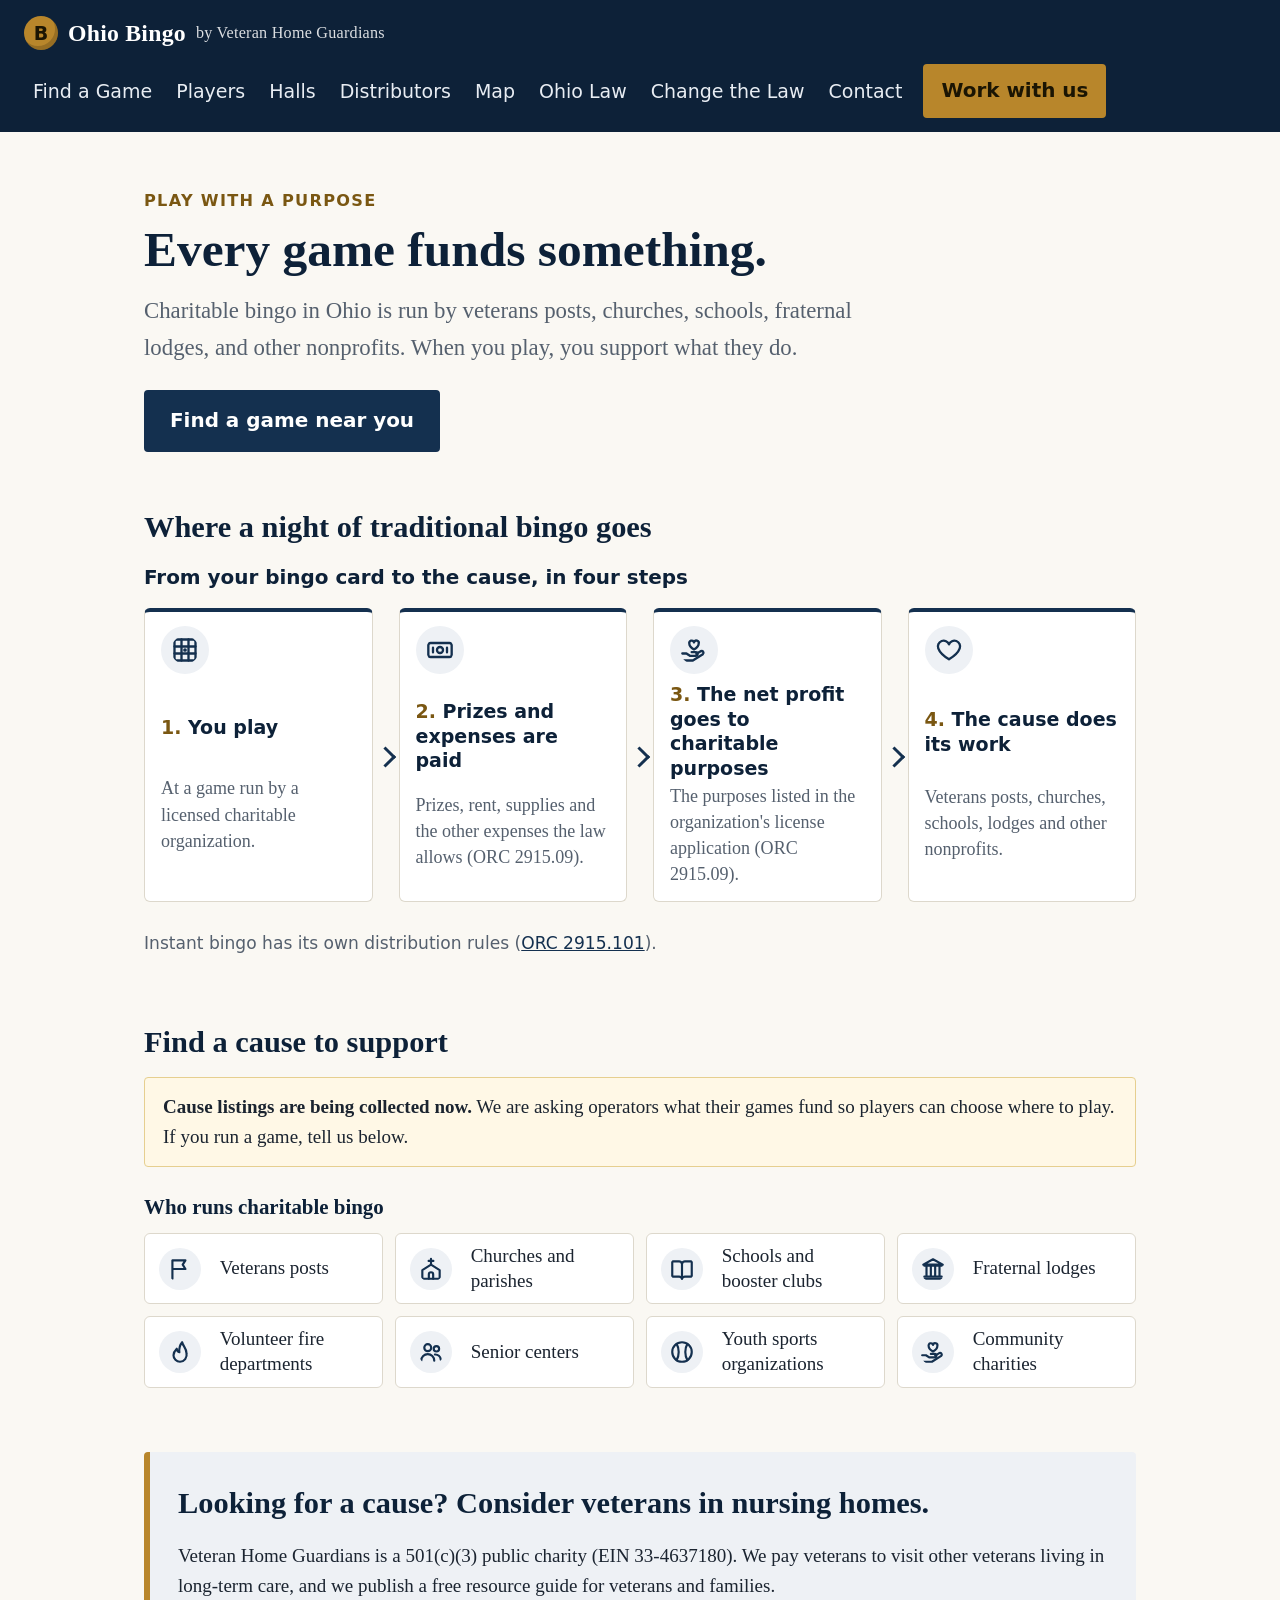
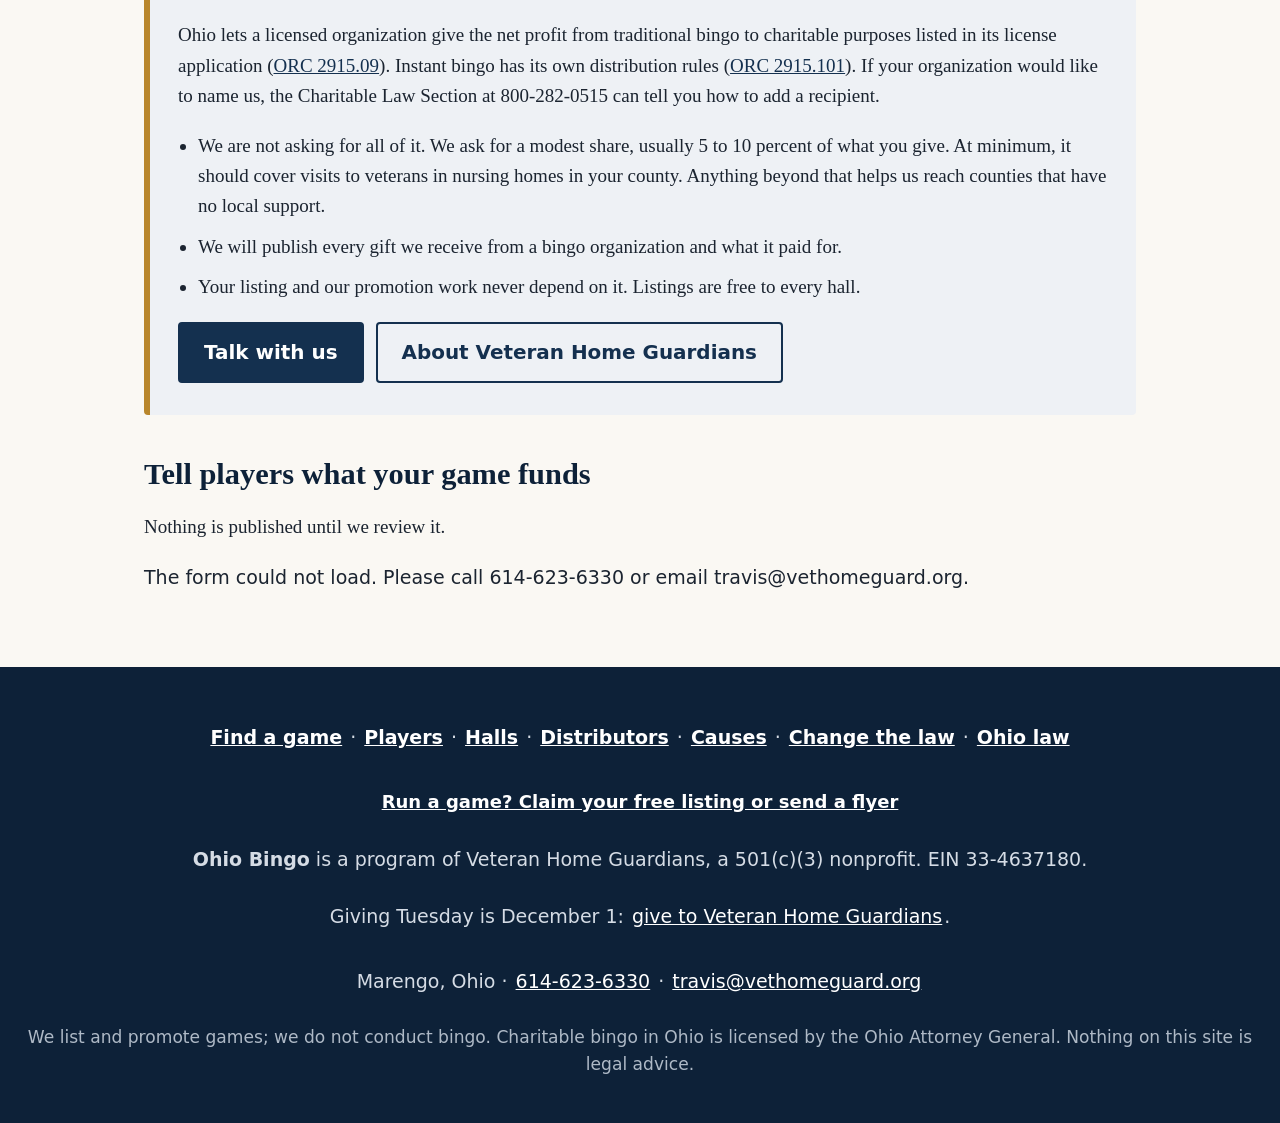
<file: causes.html>
<!doctype html>
<html lang="en">
<head>
<meta charset="utf-8">
<meta name="viewport" content="width=device-width, initial-scale=1">
<title>Causes and Bingo | Ohio Bingo</title>
<meta name="description" content="Find Ohio causes to support by playing bingo, and tell players what your game funds.">
<link rel="canonical" href="https://www.ohiobingo.org/causes.html">
<link rel="stylesheet" href="/site.css?v=7">
<script src="/count.js" async></script><meta property="og:type" content="website">
<meta property="og:site_name" content="Ohio Bingo">
<meta property="og:title" content="Causes and Bingo | Ohio Bingo">
<meta property="og:description" content="Find Ohio causes to support by playing bingo, and tell players what your game funds.">
<meta property="og:url" content="https://www.ohiobingo.org/causes.html">
<meta property="og:image" content="https://raw.githubusercontent.com/travisvought-byte/ohiobingo/main/assets/share.png">
<meta property="og:image:width" content="1200">
<meta property="og:image:height" content="630">
<meta property="og:image:alt" content="Ohio Bingo: Find a game. Fill a hall. Fund a cause. ohiobingo.org">
<meta name="twitter:card" content="summary_large_image">
</head>
<body>
<a class="skip" href="#main">Skip to content</a>
<header class="top">
  <a class="brand" href="/"><span class="brandball" aria-hidden="true">B</span>Ohio Bingo <span class="by">by Veteran Home Guardians</span></a>
  <nav aria-label="Main">
    <a href="https://www.findbingo.org/ohio/">Find a Game</a>
    <a href="/players.html">Players</a>
    <a href="/halls.html">Halls</a>
    <a href="/distributors.html">Distributors</a>
    <a href="/map.html">Map</a>
    <a href="/law.html">Ohio Law</a>
    <a href="/advocacy.html">Change the Law</a>
    <a href="/contact.html">Contact</a>
    <a class="btn small" href="/visit.html">Work with us</a>
  </nav>
</header>
<main id="main">
<section class="hero">
  <p class="eyebrow">Play with a purpose</p>
  <h1>Every game funds something.</h1>
  <p class="lead">Charitable bingo in Ohio is run by veterans posts, churches, schools, fraternal lodges, and other nonprofits. When you play, you support what they do.</p>
  <p class="actions"><a class="btn" href="https://www.findbingo.org/ohio/">Find a game near you</a></p>
</section>

<section>
  <h2>Where a night of traditional bingo goes</h2>
<figure class="flow" style="--n:4">
  <figcaption>From your bingo card to the cause, in four steps</figcaption>
  <ol><li><svg class="flowico" viewBox="0 0 24 24" fill="none" stroke="currentColor" stroke-width="2" stroke-linecap="round" stroke-linejoin="round" aria-hidden="true" focusable="false"><rect x="3" y="3" width="18" height="18" rx="2"/><path d="M9 3v18M15 3v18M3 9h18M3 15h18"/><circle cx="12" cy="12" r="1.6" fill="currentColor" stroke="none"/></svg><strong>You play</strong><span>At a game run by a licensed charitable organization.</span></li><li><svg class="flowico" viewBox="0 0 24 24" fill="none" stroke="currentColor" stroke-width="2" stroke-linecap="round" stroke-linejoin="round" aria-hidden="true" focusable="false"><rect x="2" y="6" width="20" height="12" rx="2"/><circle cx="12" cy="12" r="2.6"/><path d="M6 10v4M18 10v4"/></svg><strong>Prizes and expenses are paid</strong><span>Prizes, rent, supplies and the other expenses the law allows (ORC 2915.09).</span></li><li><svg class="flowico" viewBox="0 0 24 24" fill="none" stroke="currentColor" stroke-width="2" stroke-linecap="round" stroke-linejoin="round" aria-hidden="true" focusable="false"><path d="M12 11.5S8 9.2 8 6.6A2 2 0 0 1 12 5.4a2 2 0 0 1 4 1.2c0 2.6-4 4.9-4 4.9z"/><path d="M2 15h3.5l3 2h5a1.6 1.6 0 0 0 0-3.2H10"/><path d="M2 21h9l8.6-5.4a1.6 1.6 0 0 0-1.8-2.6L14 15.3"/></svg><strong>The net profit goes to charitable purposes</strong><span>The purposes listed in the organization's license application (ORC 2915.09).</span></li><li><svg class="flowico" viewBox="0 0 24 24" fill="none" stroke="currentColor" stroke-width="2" stroke-linecap="round" stroke-linejoin="round" aria-hidden="true" focusable="false"><path d="M12 20s-7.5-4.6-9.2-9.4A4.6 4.6 0 0 1 12 7.2a4.6 4.6 0 0 1 9.2 3.4C19.5 15.4 12 20 12 20z"/></svg><strong>The cause does its work</strong><span>Veterans posts, churches, schools, lodges and other nonprofits.</span></li></ol>
</figure>
  <p class="fine">Instant bingo has its own distribution rules (<a href="https://codes.ohio.gov/ohio-revised-code/section-2915.101">ORC 2915.101</a>).</p>
</section>

<section>
  <h2>Find a cause to support</h2>
  <div class="notice">
    <p><strong>Cause listings are being collected now.</strong> We are asking operators what their games fund so players can choose where to play. If you run a game, tell us below.</p>
  </div>
  <h3>Who runs charitable bingo</h3>
  <ul class="iconlist">
    <li><svg class="ico" viewBox="0 0 24 24" fill="none" stroke="currentColor" stroke-width="2" stroke-linecap="round" stroke-linejoin="round" aria-hidden="true" focusable="false"><path d="M5 21V4M5 4h12l-2.5 4 2.5 4H5"/></svg>Veterans posts</li>
    <li><svg class="ico" viewBox="0 0 24 24" fill="none" stroke="currentColor" stroke-width="2" stroke-linecap="round" stroke-linejoin="round" aria-hidden="true" focusable="false"><path d="M12 2.5v5M9.8 4.5h4.4"/><path d="M4 21v-8l8-5 8 5v8z"/><path d="M10 21v-4a2 2 0 0 1 4 0v4"/></svg>Churches and parishes</li>
    <li><svg class="ico" viewBox="0 0 24 24" fill="none" stroke="currentColor" stroke-width="2" stroke-linecap="round" stroke-linejoin="round" aria-hidden="true" focusable="false"><path d="M3 5h6a3 3 0 0 1 3 2 3 3 0 0 1 3-2h6v14h-6a3 3 0 0 0-3 2 3 3 0 0 0-3-2H3z"/><path d="M12 7v14"/></svg>Schools and booster clubs</li>
    <li><svg class="ico" viewBox="0 0 24 24" fill="none" stroke="currentColor" stroke-width="2" stroke-linecap="round" stroke-linejoin="round" aria-hidden="true" focusable="false"><path d="M3 21h18M4 9h16M12 3l9 5H3z"/><path d="M6 9v10M10 9v10M14 9v10M18 9v10M4 19h16"/></svg>Fraternal lodges</li>
    <li><svg class="ico" viewBox="0 0 24 24" fill="none" stroke="currentColor" stroke-width="2" stroke-linecap="round" stroke-linejoin="round" aria-hidden="true" focusable="false"><path d="M12 21a6 6 0 0 1-6-6c0-3 1.8-4.8 3-6 .2 2 1.2 3 2.4 3.2C11 8.5 11.8 5.6 14 3c.6 3.4 4 5.4 4 10.2A6.4 6.4 0 0 1 12 21z"/></svg>Volunteer fire departments</li>
    <li><svg class="ico" viewBox="0 0 24 24" fill="none" stroke="currentColor" stroke-width="2" stroke-linecap="round" stroke-linejoin="round" aria-hidden="true" focusable="false"><circle cx="9" cy="8" r="3.2"/><path d="M3 20a6 6 0 0 1 12 0"/><circle cx="17" cy="9" r="2.5"/><path d="M15.6 14.3A5 5 0 0 1 21 19"/></svg>Senior centers</li>
    <li><svg class="ico" viewBox="0 0 24 24" fill="none" stroke="currentColor" stroke-width="2" stroke-linecap="round" stroke-linejoin="round" aria-hidden="true" focusable="false"><circle cx="12" cy="12" r="9"/><path d="M7 4.5c2.6 4.2 2.6 10.8 0 15M17 4.5c-2.6 4.2-2.6 10.8 0 15"/></svg>Youth sports organizations</li>
    <li><svg class="ico" viewBox="0 0 24 24" fill="none" stroke="currentColor" stroke-width="2" stroke-linecap="round" stroke-linejoin="round" aria-hidden="true" focusable="false"><path d="M12 11.5S8 9.2 8 6.6A2 2 0 0 1 12 5.4a2 2 0 0 1 4 1.2c0 2.6-4 4.9-4 4.9z"/><path d="M2 15h3.5l3 2h5a1.6 1.6 0 0 0 0-3.2H10"/><path d="M2 21h9l8.6-5.4a1.6 1.6 0 0 0-1.8-2.6L14 15.3"/></svg>Community charities</li>
  </ul>
</section>

<section id="vhg" class="goal">
  <h2>Looking for a cause? Consider veterans in nursing homes.</h2>
  <p>Veteran Home Guardians is a 501(c)(3) public charity (EIN 33-4637180). We pay veterans to visit other veterans living in long-term care, and we publish a free resource guide for veterans and families.</p>
  <p>Ohio lets a licensed organization give the net profit from traditional bingo to charitable purposes listed in its license application (<a href="https://codes.ohio.gov/ohio-revised-code/section-2915.09">ORC 2915.09</a>). Instant bingo has its own distribution rules (<a href="https://codes.ohio.gov/ohio-revised-code/section-2915.101">ORC 2915.101</a>). If your organization would like to name us, the Charitable Law Section at 800-282-0515 can tell you how to add a recipient.</p>
  <ul>
    <li>We are not asking for all of it. We ask for a modest share, usually 5 to 10 percent of what you give. At minimum, it should cover visits to veterans in nursing homes in your county. Anything beyond that helps us reach counties that have no local support.</li>
    <li>We will publish every gift we receive from a bingo organization and what it paid for.</li>
    <li>Your listing and our promotion work never depend on it. Listings are free to every hall.</li>
  </ul>
  <p class="actions"><a class="btn" href="/contact.html">Talk with us</a><a class="btn ghost" href="https://www.vethomeguard.org/">About Veteran Home Guardians</a></p>
</section>

<section id="tell">
  <h2>Tell players what your game funds</h2>
  <p>Nothing is published until we review it.</p>
  <p id="claim-status" role="status" aria-live="polite">Loading the form…</p>
  <form id="claim-form" class="claim" data-form-id="054470a6-273a-4f07-877f-8608debfdaa2" data-topic="What our game funds" novalidate hidden></form>
</section>
</main>
<footer>
  <p class="footnav"><a href="https://www.findbingo.org/ohio/">Find a game</a> · <a href="/players.html">Players</a> · <a href="/halls.html">Halls</a> · <a href="/distributors.html">Distributors</a> · <a href="/causes.html">Causes</a> · <a href="/advocacy.html">Change the law</a> · <a href="/law.html">Ohio law</a></p>
  <p><a href="/claim.html">Run a game? Claim your free listing or send a flyer</a></p>
  <p><strong>Ohio Bingo</strong> is a program of Veteran Home Guardians, a 501(c)(3) nonprofit. EIN 33-4637180.</p>
  <p>Giving Tuesday is December 1: <a href="https://www.zeffy.com/en-US/donation-form/giving-tuesday-no-veteran-left-isolated">give to Veteran Home Guardians</a>.</p>
  <p>Marengo, Ohio · <a href="tel:6146236330">614-623-6330</a> · <a href="mailto:travis@vethomeguard.org">travis@vethomeguard.org</a></p>
  <p class="fine">We list and promote games; we do not conduct bingo. Charitable bingo in Ohio is licensed by the Ohio Attorney General. Nothing on this site is legal advice.</p>
</footer>
<script type="module" src="/form.js"></script>
</body>
</html>
</file>
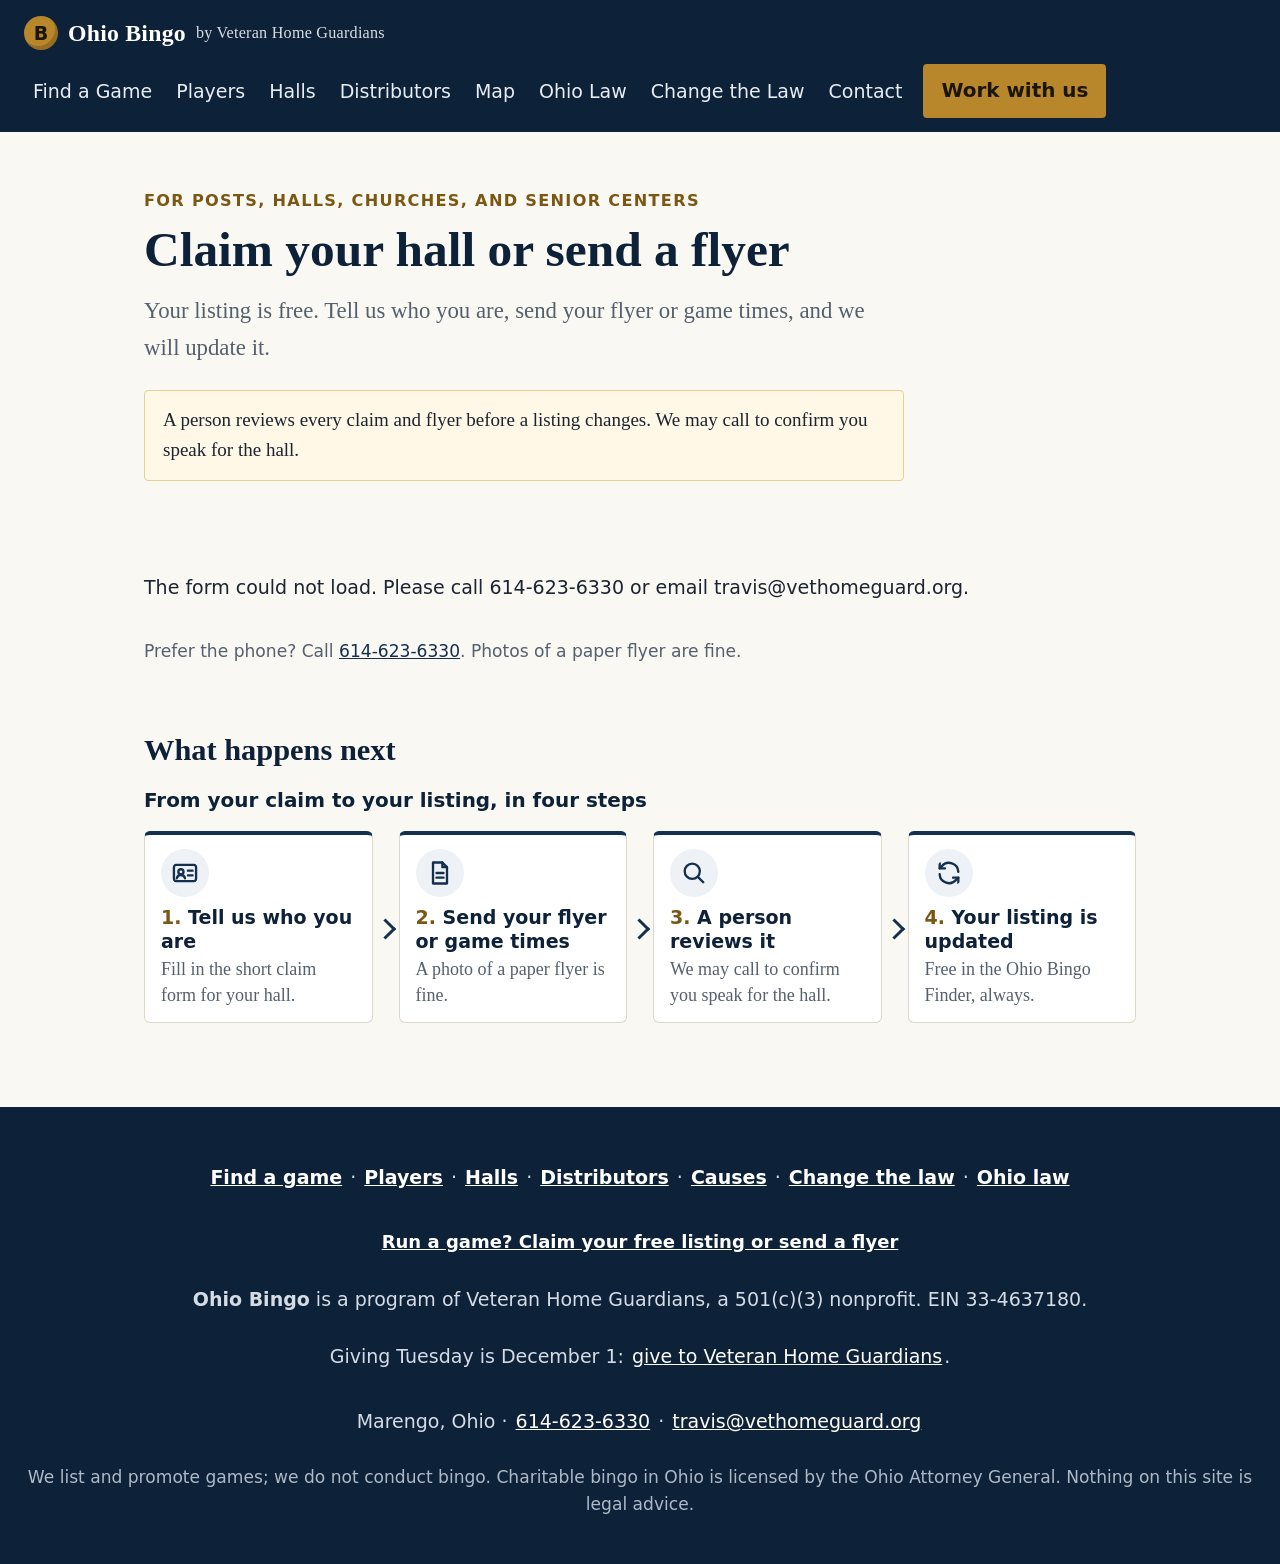
<file: claim.html>
<!doctype html>
<html lang="en">
<head>
<meta charset="utf-8">
<meta name="viewport" content="width=device-width, initial-scale=1">
<title>Claim your hall or send a flyer | Ohio Bingo</title>
<meta name="description" content="Run a bingo game in Ohio? Claim your free listing, send a flyer, or correct your game times. A person reviews every change.">
<meta property="og:site_name" content="Ohio Bingo">
<meta property="og:title" content="Claim your hall or send a flyer">
<meta property="og:description" content="Run a bingo game in Ohio? Claim your free listing, send a flyer, or correct your game times.">
<link rel="canonical" href="https://www.ohiobingo.org/claim.html">
<link rel="stylesheet" href="/site.css?v=7">
<style>
form.claim { display: grid; gap: 18px; max-width: 620px; margin-top: 16px; }
form.claim .field { display: grid; gap: 6px; font-family: system-ui, -apple-system, "Segoe UI", sans-serif; }
form.claim label, form.claim legend { font-size: 1rem; font-weight: 600; padding: 0; }
form.claim input[type=text], form.claim input[type=email], form.claim input[type=tel], form.claim input[type=url], form.claim input[type=number], form.claim select, form.claim textarea { font: inherit; padding: 12px; border: 1px solid #9aa3ad; border-radius: 4px; background: #fff; width: 100%; min-height: 48px; }
form.claim textarea { min-height: 110px; }
form.claim input[type=file] { font: inherit; padding: 12px; border: 2px dashed #9aa3ad; border-radius: 4px; background: #fff; width: 100%; }
form.claim fieldset { border: 0; margin: 0; padding: 0; display: grid; gap: 8px; }
form.claim .choice { display: flex; gap: 10px; align-items: flex-start; font-weight: 400; font-size: 1rem; }
form.claim .choice input { width: 22px; height: 22px; margin-top: 3px; flex: none; }
form.claim .help { margin: 0; font-size: 0.85rem; color: var(--muted); }
form.claim .err { margin: 0; font-size: 0.9rem; color: var(--red); font-weight: 600; }
form.claim [aria-invalid="true"] { border-color: var(--red); }
form.claim .btn { justify-self: start; font-size: 1.05rem; padding: 14px 26px; }
form.claim .btn[disabled] { opacity: 0.6; cursor: wait; }
#claim-status { font-family: system-ui, -apple-system, "Segoe UI", sans-serif; }
.thanks { background: #eef6ee; border: 1px solid #9cc49c; border-left: 6px solid #2f6b2f; border-radius: 4px; padding: 20px; max-width: 620px; }
.thanks p { margin: 0 0 8px; }
</style>
<script src="/count.js" async></script><meta property="og:type" content="website">
<meta property="og:url" content="https://www.ohiobingo.org/claim.html">
<meta property="og:image" content="https://raw.githubusercontent.com/travisvought-byte/ohiobingo/main/assets/share.png">
<meta property="og:image:width" content="1200">
<meta property="og:image:height" content="630">
<meta property="og:image:alt" content="Ohio Bingo: Find a game. Fill a hall. Fund a cause. ohiobingo.org">
<meta name="twitter:card" content="summary_large_image">
</head>
<body>
<a class="skip" href="#main">Skip to content</a>
<header class="top">
  <a class="brand" href="/"><span class="brandball" aria-hidden="true">B</span>Ohio Bingo <span class="by">by Veteran Home Guardians</span></a>
  <nav aria-label="Main">
    <a href="https://www.findbingo.org/ohio/">Find a Game</a>
    <a href="/players.html">Players</a>
    <a href="/halls.html">Halls</a>
    <a href="/distributors.html">Distributors</a>
    <a href="/map.html">Map</a>
    <a href="/law.html">Ohio Law</a>
    <a href="/advocacy.html">Change the Law</a>
    <a href="/contact.html">Contact</a>
    <a class="btn small" href="/visit.html">Work with us</a>
  </nav>
</header>
<main id="main">
<section class="hero">
  <p class="eyebrow">For posts, halls, churches, and senior centers</p>
  <h1>Claim your hall or send a flyer</h1>
  <p class="lead">Your listing is free. Tell us who you are, send your flyer or game times, and we will update it.</p>
  <div class="notice"><p>A person reviews every claim and flyer before a listing changes. We may call to confirm you speak for the hall.</p></div>
</section>
<section>
  <p id="claim-status" role="status" aria-live="polite">Loading the form…</p>
  <form id="claim-form" class="claim" data-form-id="2b7b5c11-e39d-4b8e-be0c-205ea64673e8" novalidate hidden></form>
  <p class="fine">Prefer the phone? Call <a href="tel:6146236330">614-623-6330</a>. Photos of a paper flyer are fine.</p>
</section>
<section>
  <h2>What happens next</h2>
<figure class="flow" style="--n:4">
  <figcaption>From your claim to your listing, in four steps</figcaption>
  <ol><li><svg class="flowico" viewBox="0 0 24 24" fill="none" stroke="currentColor" stroke-width="2" stroke-linecap="round" stroke-linejoin="round" aria-hidden="true" focusable="false"><rect x="2.5" y="5" width="19" height="14" rx="2"/><circle cx="8.5" cy="11" r="2.2"/><path d="M5 16.5a3.6 3.6 0 0 1 7 0M14.5 10h4M14.5 14h4"/></svg><strong>Tell us who you are</strong><span>Fill in the short claim form for your hall.</span></li><li><svg class="flowico" viewBox="0 0 24 24" fill="none" stroke="currentColor" stroke-width="2" stroke-linecap="round" stroke-linejoin="round" aria-hidden="true" focusable="false"><path d="M6 3h8l4 4v14H6z"/><path d="M14 3v4h4M9 12h6M9 16h6"/></svg><strong>Send your flyer or game times</strong><span>A photo of a paper flyer is fine.</span></li><li><svg class="flowico" viewBox="0 0 24 24" fill="none" stroke="currentColor" stroke-width="2" stroke-linecap="round" stroke-linejoin="round" aria-hidden="true" focusable="false"><circle cx="10.5" cy="10.5" r="6.5"/><path d="M15.5 15.5L21 21"/></svg><strong>A person reviews it</strong><span>We may call to confirm you speak for the hall.</span></li><li><svg class="flowico" viewBox="0 0 24 24" fill="none" stroke="currentColor" stroke-width="2" stroke-linecap="round" stroke-linejoin="round" aria-hidden="true" focusable="false"><path d="M20 11a8 8 0 0 0-14.3-4.6L4 8"/><path d="M4 3.5V8h4.5"/><path d="M4 13a8 8 0 0 0 14.3 4.6L20 16"/><path d="M20 20.5V16h-4.5"/></svg><strong>Your listing is updated</strong><span>Free in the Ohio Bingo Finder, always.</span></li></ol>
</figure>
</section>
</main>
<footer>
  <p class="footnav"><a href="https://www.findbingo.org/ohio/">Find a game</a> · <a href="/players.html">Players</a> · <a href="/halls.html">Halls</a> · <a href="/distributors.html">Distributors</a> · <a href="/causes.html">Causes</a> · <a href="/advocacy.html">Change the law</a> · <a href="/law.html">Ohio law</a></p>
  <p><a href="/claim.html">Run a game? Claim your free listing or send a flyer</a></p>
  <p><strong>Ohio Bingo</strong> is a program of Veteran Home Guardians, a 501(c)(3) nonprofit. EIN 33-4637180.</p>
  <p>Giving Tuesday is December 1: <a href="https://www.zeffy.com/en-US/donation-form/giving-tuesday-no-veteran-left-isolated">give to Veteran Home Guardians</a>.</p>
  <p>Marengo, Ohio · <a href="tel:6146236330">614-623-6330</a> · <a href="mailto:travis@vethomeguard.org">travis@vethomeguard.org</a></p>
  <p class="fine">We list and promote games; we do not conduct bingo. Charitable bingo in Ohio is licensed by the Ohio Attorney General. Nothing on this site is legal advice.</p>
</footer>
<script type="module" src="/form.js"></script>
</body>
</html>
</file>
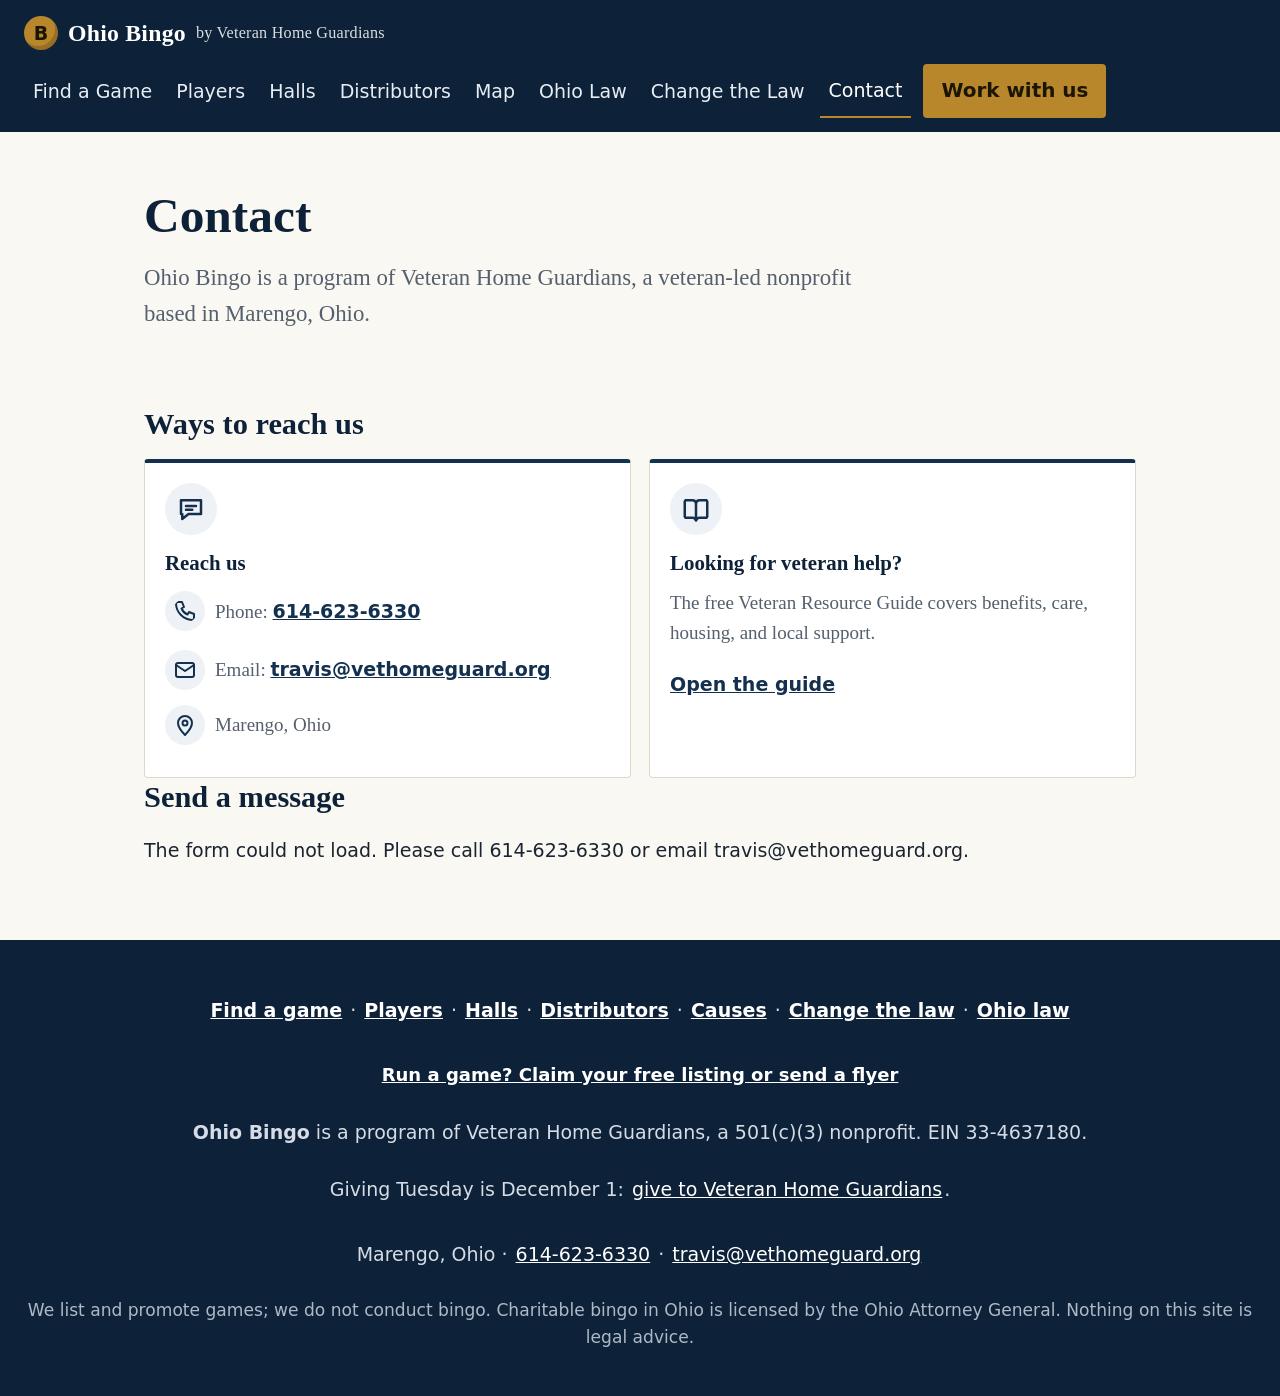
<file: contact.html>
<!doctype html>
<html lang="en">
<head>
<meta charset="utf-8">
<meta name="viewport" content="width=device-width, initial-scale=1">
<title>Contact | Ohio Bingo</title>
<meta name="description" content="Contact Ohio Bingo, a program of Veteran Home Guardians in Marengo, Ohio.">
<link rel="canonical" href="https://www.ohiobingo.org/contact.html">
<link rel="stylesheet" href="/site.css?v=7">
<script src="/count.js" async></script><meta property="og:type" content="website">
<meta property="og:site_name" content="Ohio Bingo">
<meta property="og:title" content="Contact | Ohio Bingo">
<meta property="og:description" content="Contact Ohio Bingo, a program of Veteran Home Guardians in Marengo, Ohio.">
<meta property="og:url" content="https://www.ohiobingo.org/contact.html">
<meta property="og:image" content="https://raw.githubusercontent.com/travisvought-byte/ohiobingo/main/assets/share.png">
<meta property="og:image:width" content="1200">
<meta property="og:image:height" content="630">
<meta property="og:image:alt" content="Ohio Bingo: Find a game. Fill a hall. Fund a cause. ohiobingo.org">
<meta name="twitter:card" content="summary_large_image">
</head>
<body>
<a class="skip" href="#main">Skip to content</a>
<header class="top">
  <a class="brand" href="/"><span class="brandball" aria-hidden="true">B</span>Ohio Bingo <span class="by">by Veteran Home Guardians</span></a>
  <nav aria-label="Main">
    <a href="https://www.findbingo.org/ohio/">Find a Game</a>
    <a href="/players.html">Players</a>
    <a href="/halls.html">Halls</a>
    <a href="/distributors.html">Distributors</a>
    <a href="/map.html">Map</a>
    <a href="/law.html">Ohio Law</a>
    <a href="/advocacy.html">Change the Law</a>
    <a href="/contact.html" aria-current="page">Contact</a>
    <a class="btn small" href="/visit.html">Work with us</a>
  </nav>
</header>
<main id="main">
<section class="hero">
  <h1>Contact</h1>
  <p class="lead">Ohio Bingo is a program of Veteran Home Guardians, a veteran-led nonprofit based in Marengo, Ohio.</p>
</section>
<section>
  <h2>Ways to reach us</h2>
  <div class="cards two">
    <article class="card">
      <svg class="cardicon" viewBox="0 0 24 24" fill="none" stroke="currentColor" stroke-width="2" stroke-linecap="round" stroke-linejoin="round" aria-hidden="true" focusable="false"><path d="M4 5h16v11H10l-5 4v-4H4z"/><path d="M8 9.5h8M8 12.5h5"/></svg>
      <h3>Reach us</h3>
      <p class="withico"><svg viewBox="0 0 24 24" fill="none" stroke="currentColor" stroke-width="2" stroke-linecap="round" stroke-linejoin="round" aria-hidden="true" focusable="false"><path d="M5 3h4l2 5-2.5 1.5a11 11 0 0 0 6 6L16 13l5 2v4a2 2 0 0 1-2 2A17 17 0 0 1 3 5a2 2 0 0 1 2-2z"/></svg><span>Phone: <a href="tel:6146236330">614-623-6330</a></span></p>
      <p class="withico"><svg viewBox="0 0 24 24" fill="none" stroke="currentColor" stroke-width="2" stroke-linecap="round" stroke-linejoin="round" aria-hidden="true" focusable="false"><rect x="3" y="5" width="18" height="14" rx="2"/><path d="M3 7l9 6 9-6"/></svg><span>Email: <a href="mailto:travis@vethomeguard.org">travis@vethomeguard.org</a></span></p>
      <p class="withico"><svg viewBox="0 0 24 24" fill="none" stroke="currentColor" stroke-width="2" stroke-linecap="round" stroke-linejoin="round" aria-hidden="true" focusable="false"><path d="M12 22s7-7.2 7-12a7 7 0 0 0-14 0c0 4.8 7 12 7 12z"/><circle cx="12" cy="10" r="2.5"/></svg><span>Marengo, Ohio</span></p>
    </article>
    <article class="card">
      <svg class="cardicon" viewBox="0 0 24 24" fill="none" stroke="currentColor" stroke-width="2" stroke-linecap="round" stroke-linejoin="round" aria-hidden="true" focusable="false"><path d="M3 5h6a3 3 0 0 1 3 2 3 3 0 0 1 3-2h6v14h-6a3 3 0 0 0-3 2 3 3 0 0 0-3-2H3z"/><path d="M12 7v14"/></svg>
      <h3>Looking for veteran help?</h3>
      <p>The free Veteran Resource Guide covers benefits, care, housing, and local support.</p>
      <a href="https://guide.vethomeguard.org/">Open the guide</a>
    </article>
  </div>
  <h2>Send a message</h2>
  <p id="claim-status" role="status" aria-live="polite">Loading the form…</p>
  <form id="claim-form" class="claim" data-form-id="054470a6-273a-4f07-877f-8608debfdaa2" data-topic="A question" novalidate hidden></form>
  </section>
</main>
<footer>
  <p class="footnav"><a href="https://www.findbingo.org/ohio/">Find a game</a> · <a href="/players.html">Players</a> · <a href="/halls.html">Halls</a> · <a href="/distributors.html">Distributors</a> · <a href="/causes.html">Causes</a> · <a href="/advocacy.html">Change the law</a> · <a href="/law.html">Ohio law</a></p>
  <p><a href="/claim.html">Run a game? Claim your free listing or send a flyer</a></p>
  <p><strong>Ohio Bingo</strong> is a program of Veteran Home Guardians, a 501(c)(3) nonprofit. EIN 33-4637180.</p>
  <p>Giving Tuesday is December 1: <a href="https://www.zeffy.com/en-US/donation-form/giving-tuesday-no-veteran-left-isolated">give to Veteran Home Guardians</a>.</p>
  <p>Marengo, Ohio · <a href="tel:6146236330">614-623-6330</a> · <a href="mailto:travis@vethomeguard.org">travis@vethomeguard.org</a></p>
  <p class="fine">We list and promote games; we do not conduct bingo. Charitable bingo in Ohio is licensed by the Ohio Attorney General. Nothing on this site is legal advice.</p>
</footer>
<script type="module" src="/form.js"></script>
</body>
</html>
</file>
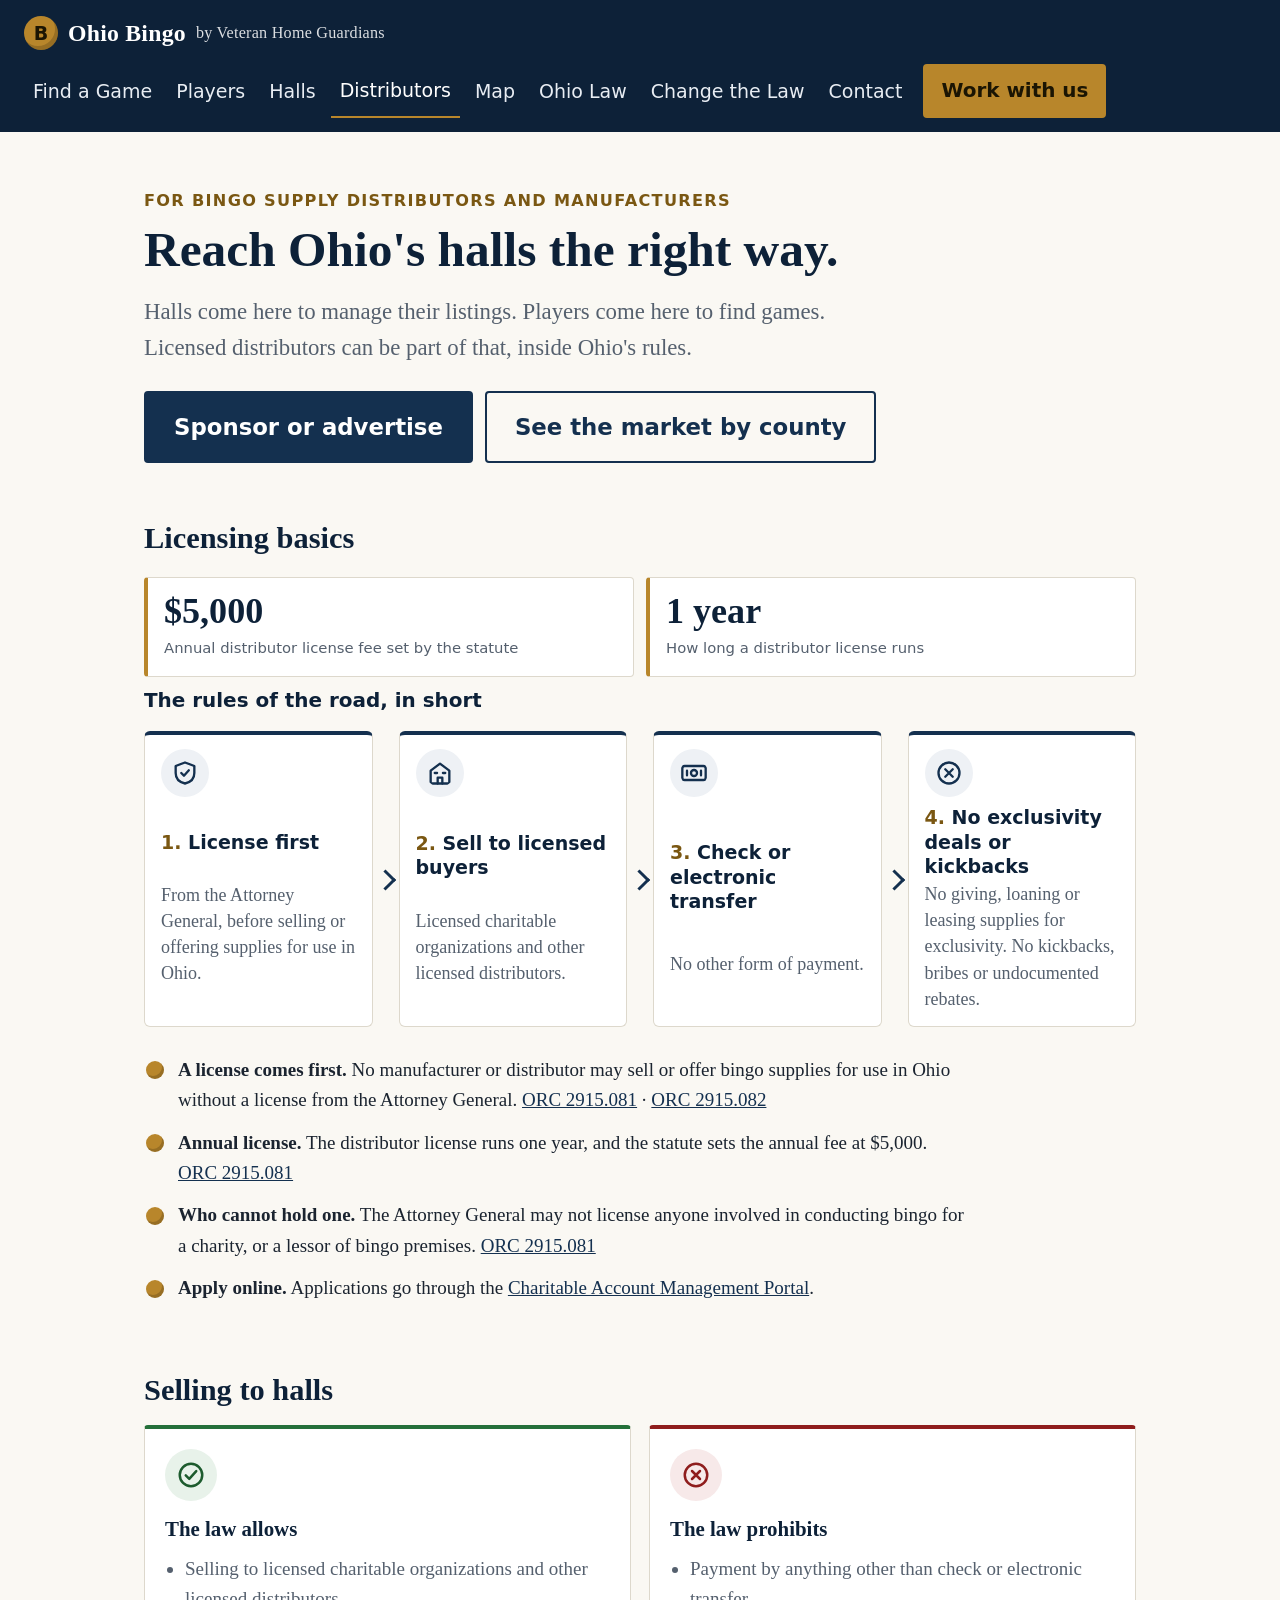
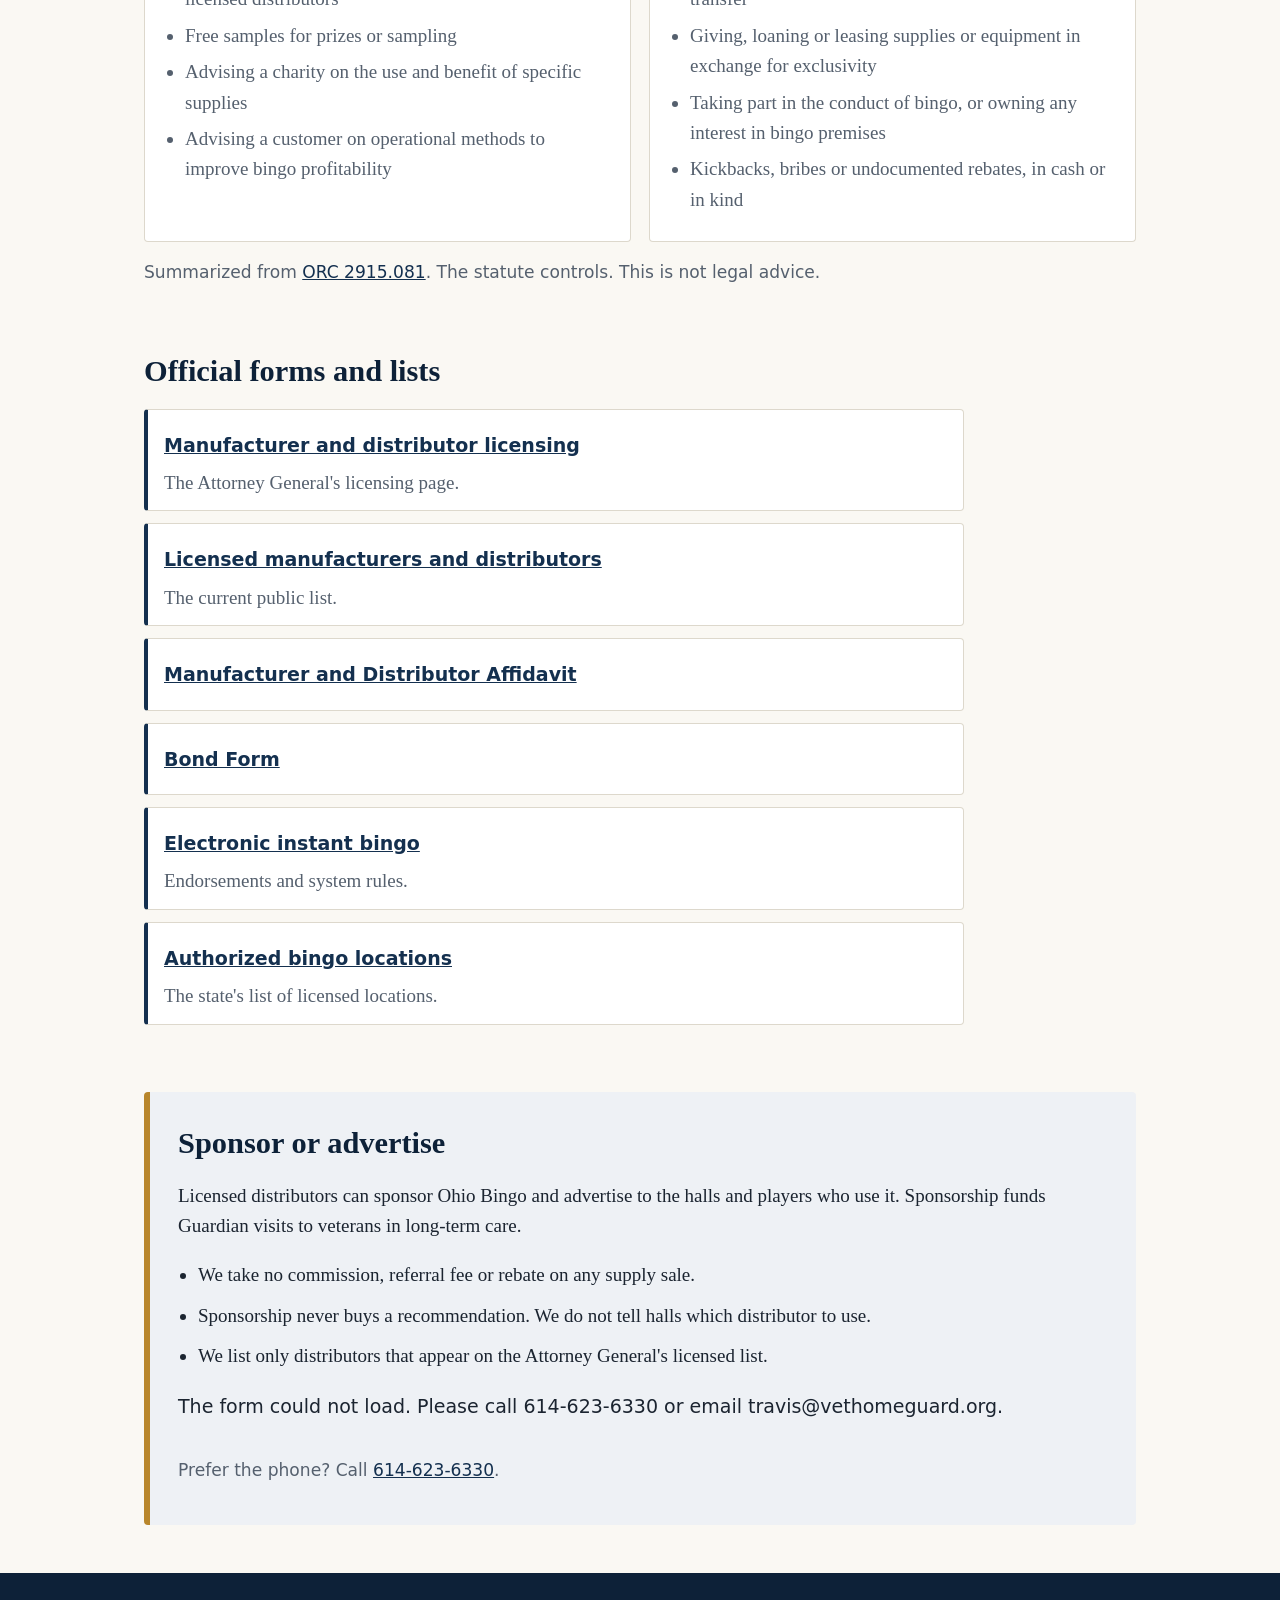
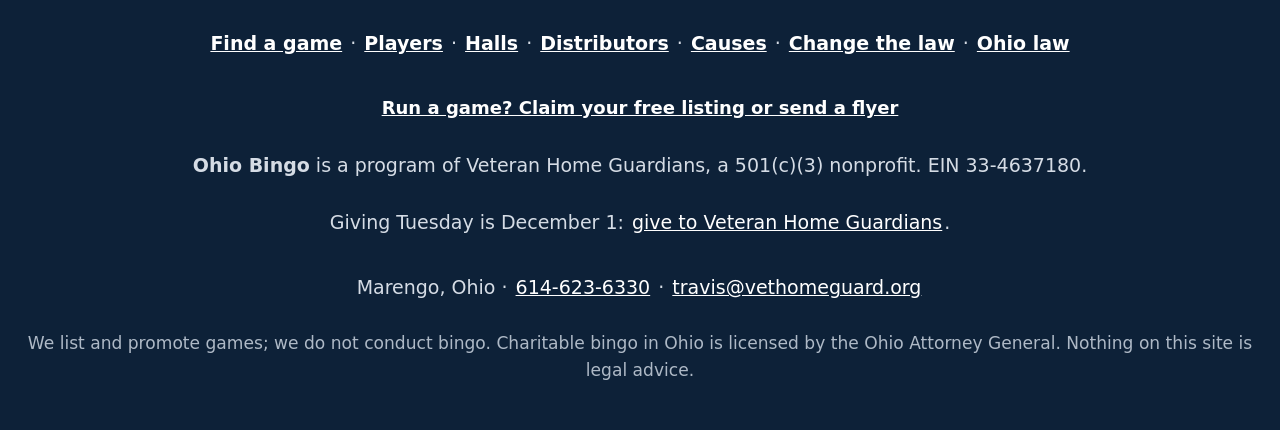
<file: distributors.html>
<!doctype html>
<html lang="en">
<head>
<meta charset="utf-8">
<meta name="viewport" content="width=device-width, initial-scale=1">
<title>For Distributors | Ohio Bingo</title>
<meta name="description" content="Ohio bingo distributor licensing basics, the rules on selling to halls, official forms, and how licensed distributors can reach Ohio halls.">
<meta property="og:type" content="website">
<meta property="og:site_name" content="Ohio Bingo">
<meta property="og:title" content="For Distributors">
<meta property="og:description" content="Ohio bingo distributor licensing basics, the rules on selling to halls, official forms, and how licensed distributors can reach Ohio halls.">
<link rel="canonical" href="https://www.ohiobingo.org/distributors.html">
<link rel="stylesheet" href="/site.css?v=7">
<script src="/count.js" async></script><meta property="og:url" content="https://www.ohiobingo.org/distributors.html">
<meta property="og:image" content="https://raw.githubusercontent.com/travisvought-byte/ohiobingo/main/assets/share.png">
<meta property="og:image:width" content="1200">
<meta property="og:image:height" content="630">
<meta property="og:image:alt" content="Ohio Bingo: Find a game. Fill a hall. Fund a cause. ohiobingo.org">
<meta name="twitter:card" content="summary_large_image">
</head>
<body>
<a class="skip" href="#main">Skip to content</a>
<header class="top">
  <a class="brand" href="/"><span class="brandball" aria-hidden="true">B</span>Ohio Bingo <span class="by">by Veteran Home Guardians</span></a>
  <nav aria-label="Main">
    <a href="https://www.findbingo.org/ohio/">Find a Game</a>
    <a href="/players.html">Players</a>
    <a href="/halls.html">Halls</a>
    <a href="/distributors.html" aria-current="page">Distributors</a>
    <a href="/map.html">Map</a>
    <a href="/law.html">Ohio Law</a>
    <a href="/advocacy.html">Change the Law</a>
    <a href="/contact.html">Contact</a>
    <a class="btn small" href="/visit.html">Work with us</a>
  </nav>
</header>
<main id="main">
<section class="hero">
  <p class="eyebrow">For bingo supply distributors and manufacturers</p>
  <h1>Reach Ohio's halls the right way.</h1>
  <p class="lead">Halls come here to manage their listings. Players come here to find games. Licensed distributors can be part of that, inside Ohio's rules.</p>
  <p class="actions"><a class="btn xl" href="#reach">Sponsor or advertise</a><a class="btn ghost xl" href="/map.html">See the market by county</a></p>
</section>

<section>
  <h2>Licensing basics</h2>
  <div class="statband"><div><strong>$5,000</strong><span>Annual distributor license fee set by the statute</span></div><div><strong>1 year</strong><span>How long a distributor license runs</span></div></div>
<figure class="flow" style="--n:4">
  <figcaption>The rules of the road, in short</figcaption>
  <ol><li><svg class="flowico" viewBox="0 0 24 24" fill="none" stroke="currentColor" stroke-width="2" stroke-linecap="round" stroke-linejoin="round" aria-hidden="true" focusable="false"><path d="M12 3l8 3v6c0 5-3.5 8-8 9-4.5-1-8-4-8-9V6z"/><path d="M8.8 12l2.3 2.3 4.2-4.6"/></svg><strong>License first</strong><span>From the Attorney General, before selling or offering supplies for use in Ohio.</span></li><li><svg class="flowico" viewBox="0 0 24 24" fill="none" stroke="currentColor" stroke-width="2" stroke-linecap="round" stroke-linejoin="round" aria-hidden="true" focusable="false"><path d="M2 21h20M4 21V10l8-6 8 6v11"/><path d="M10 21v-5h4v5"/><path d="M7.5 12h2M14.5 12h2"/></svg><strong>Sell to licensed buyers</strong><span>Licensed charitable organizations and other licensed distributors.</span></li><li><svg class="flowico" viewBox="0 0 24 24" fill="none" stroke="currentColor" stroke-width="2" stroke-linecap="round" stroke-linejoin="round" aria-hidden="true" focusable="false"><rect x="2" y="6" width="20" height="12" rx="2"/><circle cx="12" cy="12" r="2.6"/><path d="M6 10v4M18 10v4"/></svg><strong>Check or electronic transfer</strong><span>No other form of payment.</span></li><li><svg class="flowico" viewBox="0 0 24 24" fill="none" stroke="currentColor" stroke-width="2" stroke-linecap="round" stroke-linejoin="round" aria-hidden="true" focusable="false"><circle cx="12" cy="12" r="9"/><path d="M8.8 8.8l6.4 6.4M15.2 8.8l-6.4 6.4"/></svg><strong>No exclusivity deals or kickbacks</strong><span>No giving, loaning or leasing supplies for exclusivity. No kickbacks, bribes or undocumented rebates.</span></li></ol>
</figure>
  <ul class="checklist">
    <li><strong>A license comes first.</strong> No manufacturer or distributor may sell or offer bingo supplies for use in Ohio without a license from the Attorney General. <a href="https://codes.ohio.gov/ohio-revised-code/section-2915.081">ORC 2915.081</a> · <a href="https://codes.ohio.gov/ohio-revised-code/section-2915.082">ORC 2915.082</a></li>
    <li><strong>Annual license.</strong> The distributor license runs one year, and the statute sets the annual fee at $5,000. <a href="https://codes.ohio.gov/ohio-revised-code/section-2915.081">ORC 2915.081</a></li>
    <li><strong>Who cannot hold one.</strong> The Attorney General may not license anyone involved in conducting bingo for a charity, or a lessor of bingo premises. <a href="https://codes.ohio.gov/ohio-revised-code/section-2915.081">ORC 2915.081</a></li>
    <li><strong>Apply online.</strong> Applications go through the <a href="https://charitableportal.ohioago.gov/">Charitable Account Management Portal</a>.</li>
  </ul>
</section>

<section>
  <h2>Selling to halls</h2>
  <div class="cards two">
    <article class="card yes"><svg class="cardicon" viewBox="0 0 24 24" fill="none" stroke="currentColor" stroke-width="2" stroke-linecap="round" stroke-linejoin="round" aria-hidden="true" focusable="false"><circle cx="12" cy="12" r="9"/><path d="M7.8 12.3l2.8 2.8 5.6-6.2"/></svg><h3>The law allows</h3>
      <ul><li>Selling to licensed charitable organizations and other licensed distributors</li><li>Free samples for prizes or sampling</li><li>Advising a charity on the use and benefit of specific supplies</li><li>Advising a customer on operational methods to improve bingo profitability</li></ul></article>
    <article class="card no"><svg class="cardicon" viewBox="0 0 24 24" fill="none" stroke="currentColor" stroke-width="2" stroke-linecap="round" stroke-linejoin="round" aria-hidden="true" focusable="false"><circle cx="12" cy="12" r="9"/><path d="M8.8 8.8l6.4 6.4M15.2 8.8l-6.4 6.4"/></svg><h3>The law prohibits</h3>
      <ul><li>Payment by anything other than check or electronic transfer</li><li>Giving, loaning or leasing supplies or equipment in exchange for exclusivity</li><li>Taking part in the conduct of bingo, or owning any interest in bingo premises</li><li>Kickbacks, bribes or undocumented rebates, in cash or in kind</li></ul></article>
  </div>
  <p class="fine">Summarized from <a href="https://codes.ohio.gov/ohio-revised-code/section-2915.081">ORC 2915.081</a>. The statute controls. This is not legal advice.</p>
</section>

<section>
  <h2>Official forms and lists</h2>
  <ul class="lawlist">
    <li><a href="https://charitable.ohioago.gov/Charitable-Bingo/Manufacturer-and-Distributor-Licensing">Manufacturer and distributor licensing</a> <span>The Attorney General's licensing page.</span></li>
    <li><a href="https://charitable.ohioago.gov/getattachment/ecd0d92a-97d9-48e4-933d-cb04b81539f0/Licensed-Bingo-Manufacturers-and-Distributors">Licensed manufacturers and distributors</a> <span>The current public list.</span></li>
    <li><a href="https://charitable.ohioago.gov/getattachment/c96188ff-92eb-48c8-8fe7-c804f37ef7a4/Manufacturer-Distributor-Affidavit">Manufacturer and Distributor Affidavit</a></li>
    <li><a href="https://charitable.ohioago.gov/getattachment/b34c7fbc-69c2-4056-97bd-449c48aebf5d/Manufacturer-Distributor-Bond-Form">Bond Form</a></li>
    <li><a href="https://charitable.ohioago.gov/Charitable-Bingo/Electronic-Instant-Bingo">Electronic instant bingo</a> <span>Endorsements and system rules.</span></li>
    <li><a href="https://charitable.ohioago.gov/Charitable-Bingo/View-Authorized-Bingo-Locations">Authorized bingo locations</a> <span>The state's list of licensed locations.</span></li>
  </ul>
</section>

<section id="reach" class="goal">
  <h2>Sponsor or advertise</h2>
  <p>Licensed distributors can sponsor Ohio Bingo and advertise to the halls and players who use it. Sponsorship funds Guardian visits to veterans in long-term care.</p>
  <ul>
    <li>We take no commission, referral fee or rebate on any supply sale.</li>
    <li>Sponsorship never buys a recommendation. We do not tell halls which distributor to use.</li>
    <li>We list only distributors that appear on the Attorney General's licensed list.</li>
  </ul>
  <p id="claim-status" role="status" aria-live="polite">Loading the form…</p>
  <form id="claim-form" class="claim" data-form-id="054470a6-273a-4f07-877f-8608debfdaa2" data-topic="Distributor or sponsor" novalidate hidden></form>
  <p class="fine">Prefer the phone? Call <a href="tel:6146236330">614-623-6330</a>.</p>
</section></main>
<footer>
  <p class="footnav"><a href="https://www.findbingo.org/ohio/">Find a game</a> · <a href="/players.html">Players</a> · <a href="/halls.html">Halls</a> · <a href="/distributors.html">Distributors</a> · <a href="/causes.html">Causes</a> · <a href="/advocacy.html">Change the law</a> · <a href="/law.html">Ohio law</a></p>
  <p><a href="/claim.html">Run a game? Claim your free listing or send a flyer</a></p>
  <p><strong>Ohio Bingo</strong> is a program of Veteran Home Guardians, a 501(c)(3) nonprofit. EIN 33-4637180.</p>
  <p>Giving Tuesday is December 1: <a href="https://www.zeffy.com/en-US/donation-form/giving-tuesday-no-veteran-left-isolated">give to Veteran Home Guardians</a>.</p>
  <p>Marengo, Ohio · <a href="tel:6146236330">614-623-6330</a> · <a href="mailto:travis@vethomeguard.org">travis@vethomeguard.org</a></p>
  <p class="fine">We list and promote games; we do not conduct bingo. Charitable bingo in Ohio is licensed by the Ohio Attorney General. Nothing on this site is legal advice.</p>
</footer>
<script type="module" src="/form.js"></script>
</body>
</html>
</file>
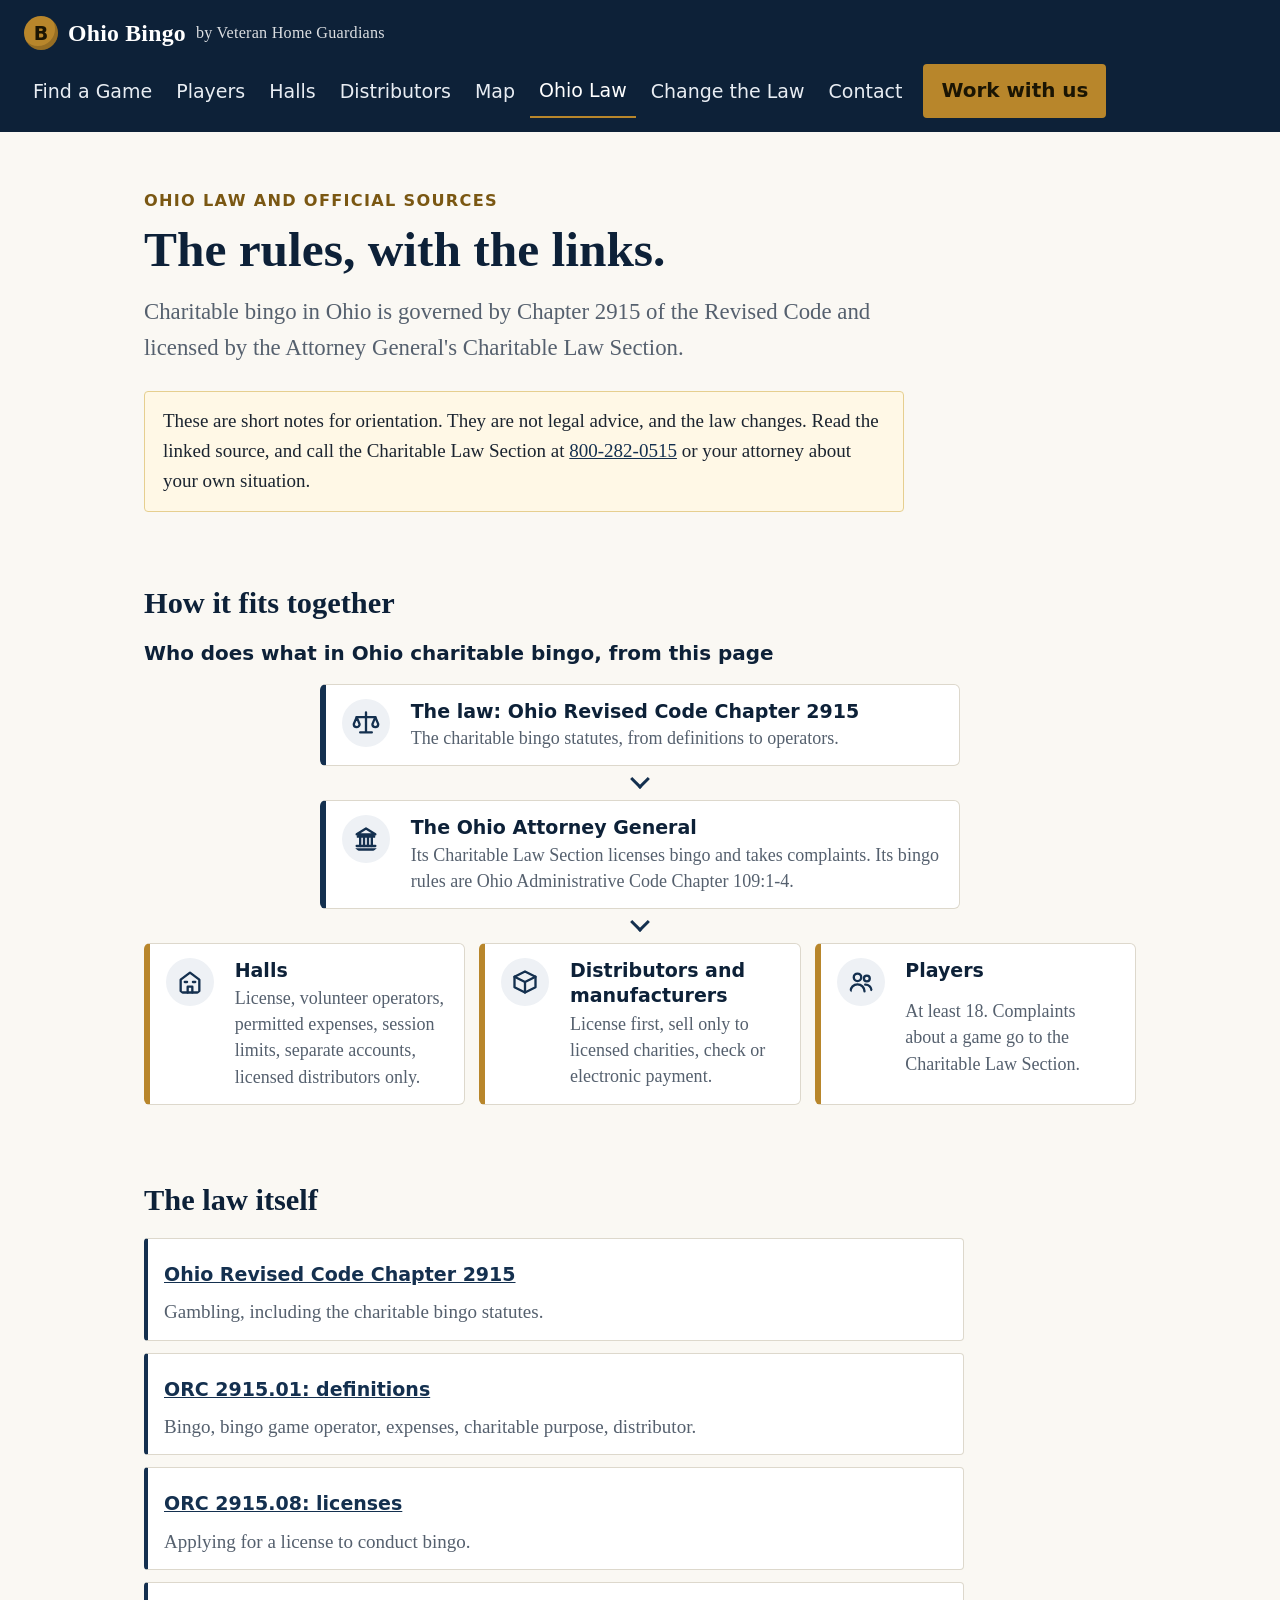
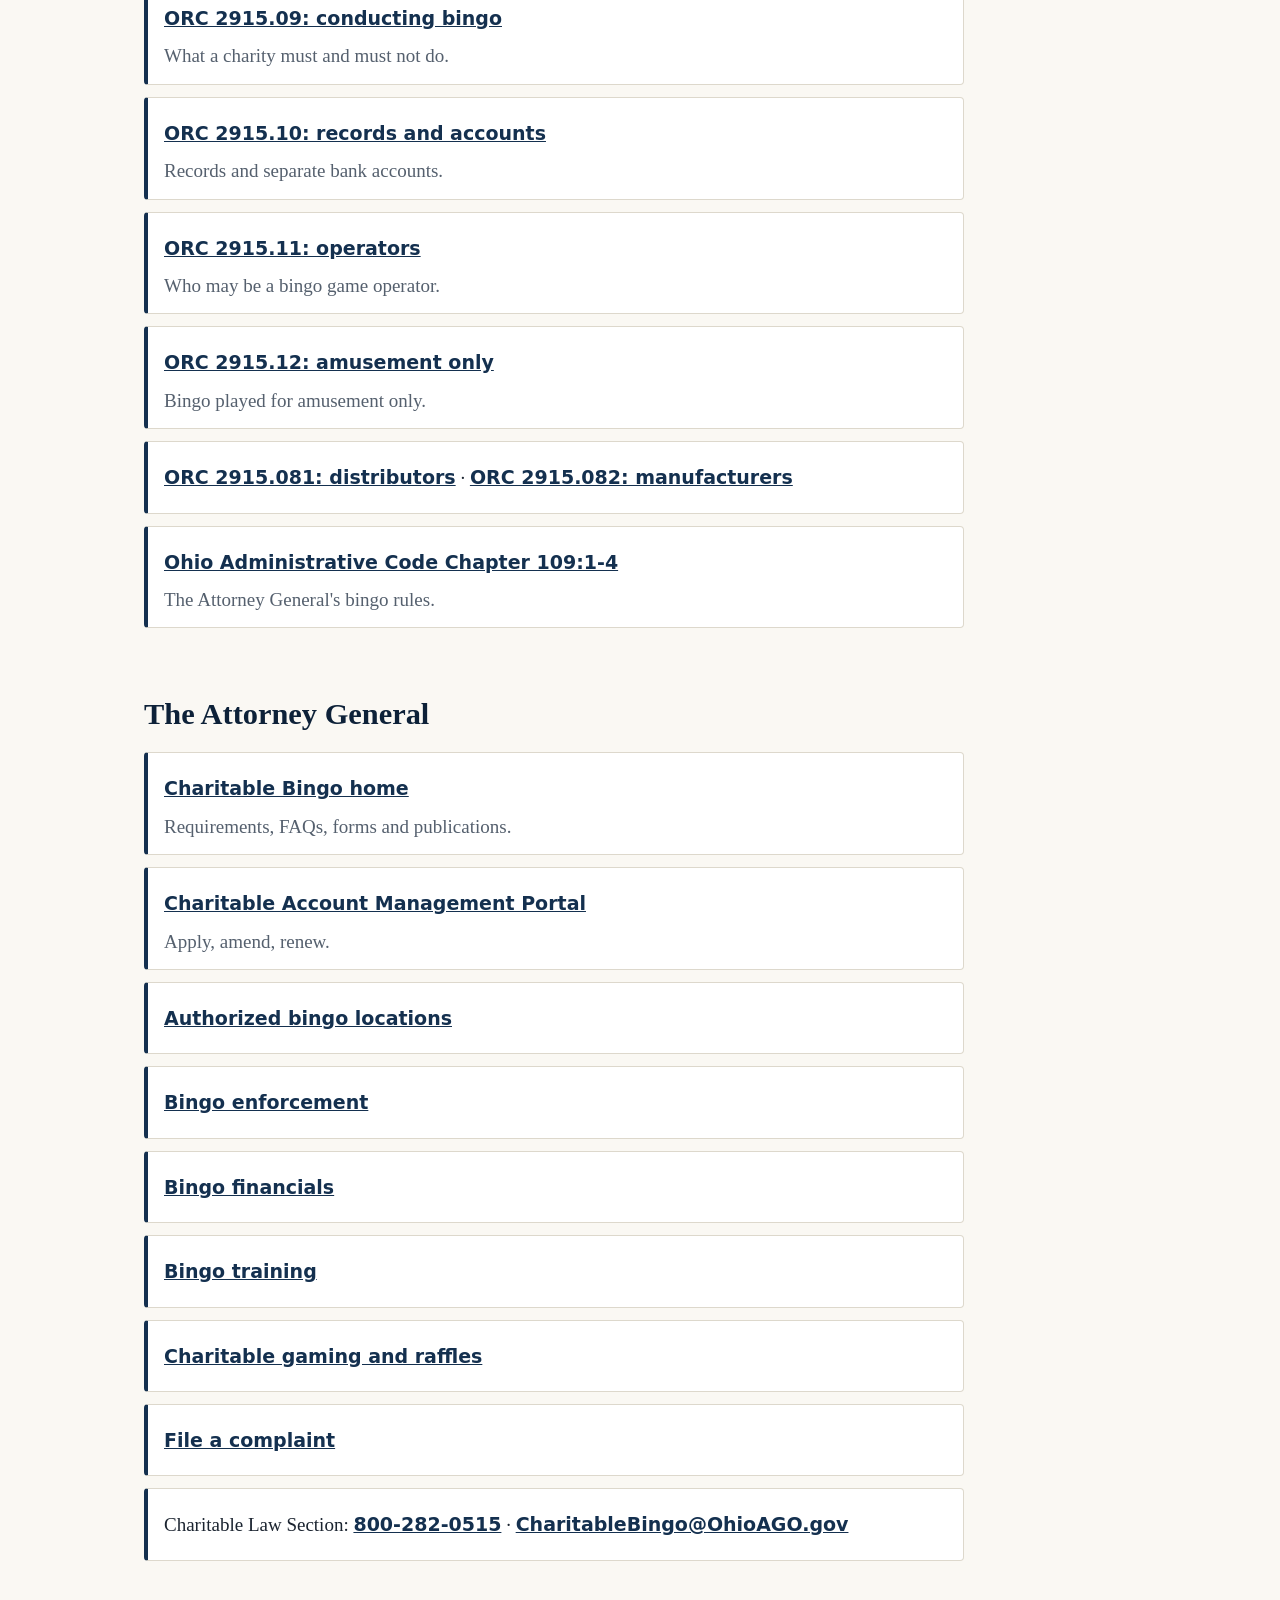
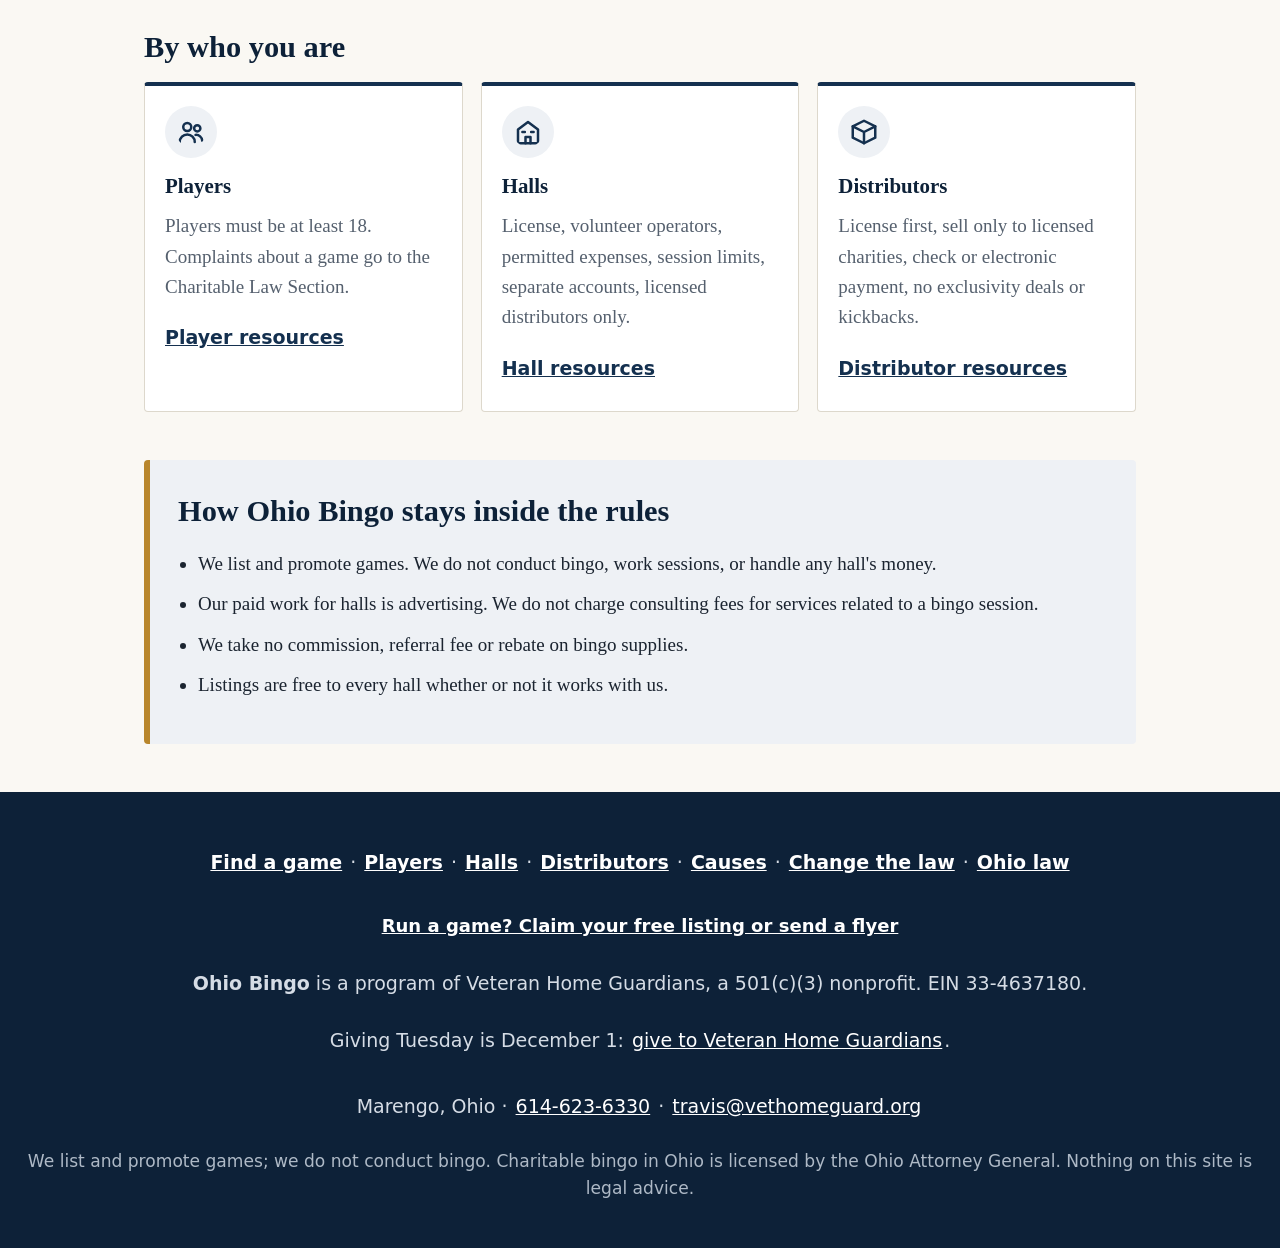
<file: law.html>
<!doctype html>
<html lang="en">
<head>
<meta charset="utf-8">
<meta name="viewport" content="width=device-width, initial-scale=1">
<title>Ohio Bingo Law and Official Links | Ohio Bingo</title>
<meta name="description" content="Plain-language notes on Ohio charitable bingo law with direct links to the Revised Code, the Administrative Code and the Attorney General.">
<meta property="og:type" content="website">
<meta property="og:site_name" content="Ohio Bingo">
<meta property="og:title" content="Ohio Bingo Law and Official Links">
<meta property="og:description" content="Plain-language notes on Ohio charitable bingo law with direct links to the Revised Code, the Administrative Code and the Attorney General.">
<link rel="canonical" href="https://www.ohiobingo.org/law.html">
<link rel="stylesheet" href="/site.css?v=7">
<script src="/count.js" async></script><meta property="og:url" content="https://www.ohiobingo.org/law.html">
<meta property="og:image" content="https://raw.githubusercontent.com/travisvought-byte/ohiobingo/main/assets/share.png">
<meta property="og:image:width" content="1200">
<meta property="og:image:height" content="630">
<meta property="og:image:alt" content="Ohio Bingo: Find a game. Fill a hall. Fund a cause. ohiobingo.org">
<meta name="twitter:card" content="summary_large_image">
</head>
<body>
<a class="skip" href="#main">Skip to content</a>
<header class="top">
  <a class="brand" href="/"><span class="brandball" aria-hidden="true">B</span>Ohio Bingo <span class="by">by Veteran Home Guardians</span></a>
  <nav aria-label="Main">
    <a href="https://www.findbingo.org/ohio/">Find a Game</a>
    <a href="/players.html">Players</a>
    <a href="/halls.html">Halls</a>
    <a href="/distributors.html">Distributors</a>
    <a href="/map.html">Map</a>
    <a href="/law.html" aria-current="page">Ohio Law</a>
    <a href="/advocacy.html">Change the Law</a>
    <a href="/contact.html">Contact</a>
    <a class="btn small" href="/visit.html">Work with us</a>
  </nav>
</header>
<main id="main">
<section class="hero">
  <p class="eyebrow">Ohio law and official sources</p>
  <h1>The rules, with the links.</h1>
  <p class="lead">Charitable bingo in Ohio is governed by Chapter 2915 of the Revised Code and licensed by the Attorney General's Charitable Law Section.</p>
  <div class="notice"><p>These are short notes for orientation. They are not legal advice, and the law changes. Read the linked source, and call the Charitable Law Section at <a href="tel:18002820515">800-282-0515</a> or your attorney about your own situation.</p></div>
</section>

<section>
  <h2>How it fits together</h2>
<figure class="tree">
  <figcaption>Who does what in Ohio charitable bingo, from this page</figcaption>
  <div class="node"><svg class="ico" viewBox="0 0 24 24" fill="none" stroke="currentColor" stroke-width="2" stroke-linecap="round" stroke-linejoin="round" aria-hidden="true" focusable="false"><path d="M12 3v17M7 20h10M4 7h16M12 3v4"/><path d="M4 7l-2.5 6a2.5 2.5 0 0 0 5 0z"/><path d="M20 7l-2.5 6a2.5 2.5 0 0 0 5 0z"/></svg><strong>The law: Ohio Revised Code Chapter 2915</strong><span>The charitable bingo statutes, from definitions to operators.</span></div>
  <span class="down" aria-hidden="true"></span>
  <div class="node"><svg class="ico" viewBox="0 0 24 24" fill="none" stroke="currentColor" stroke-width="2" stroke-linecap="round" stroke-linejoin="round" aria-hidden="true" focusable="false"><path d="M3 21h18M4 18h16M5 10h14M12 3l8 5H4z"/><path d="M7 10v8M10.3 10v8M13.7 10v8M17 10v8"/></svg><strong>The Ohio Attorney General</strong><span>Its Charitable Law Section licenses bingo and takes complaints. Its bingo rules are Ohio Administrative Code Chapter 109:1-4.</span></div>
  <span class="down" aria-hidden="true"></span>
  <ul><li class="node"><svg class="ico" viewBox="0 0 24 24" fill="none" stroke="currentColor" stroke-width="2" stroke-linecap="round" stroke-linejoin="round" aria-hidden="true" focusable="false"><path d="M2 21h20M4 21V10l8-6 8 6v11"/><path d="M10 21v-5h4v5"/><path d="M7.5 12h2M14.5 12h2"/></svg><strong>Halls</strong><span>License, volunteer operators, permitted expenses, session limits, separate accounts, licensed distributors only.</span></li><li class="node"><svg class="ico" viewBox="0 0 24 24" fill="none" stroke="currentColor" stroke-width="2" stroke-linecap="round" stroke-linejoin="round" aria-hidden="true" focusable="false"><path d="M3 7.5L12 3l9 4.5v9L12 21l-9-4.5z"/><path d="M3 7.5l9 4.5 9-4.5M12 12v9"/></svg><strong>Distributors and manufacturers</strong><span>License first, sell only to licensed charities, check or electronic payment.</span></li><li class="node"><svg class="ico" viewBox="0 0 24 24" fill="none" stroke="currentColor" stroke-width="2" stroke-linecap="round" stroke-linejoin="round" aria-hidden="true" focusable="false"><circle cx="9" cy="8" r="3.2"/><path d="M3 20a6 6 0 0 1 12 0"/><circle cx="17" cy="9" r="2.5"/><path d="M15.6 14.3A5 5 0 0 1 21 19"/></svg><strong>Players</strong><span>At least 18. Complaints about a game go to the Charitable Law Section.</span></li></ul>
</figure>
</section>

<section>
  <h2>The law itself</h2>
  <ul class="lawlist">
    <li><a href="https://codes.ohio.gov/ohio-revised-code/chapter-2915">Ohio Revised Code Chapter 2915</a> <span>Gambling, including the charitable bingo statutes.</span></li>
    <li><a href="https://codes.ohio.gov/ohio-revised-code/section-2915.01">ORC 2915.01: definitions</a> <span>Bingo, bingo game operator, expenses, charitable purpose, distributor.</span></li>
    <li><a href="https://codes.ohio.gov/ohio-revised-code/section-2915.08">ORC 2915.08: licenses</a> <span>Applying for a license to conduct bingo.</span></li>
    <li><a href="https://codes.ohio.gov/ohio-revised-code/section-2915.09">ORC 2915.09: conducting bingo</a> <span>What a charity must and must not do.</span></li>
    <li><a href="https://codes.ohio.gov/ohio-revised-code/section-2915.10">ORC 2915.10: records and accounts</a> <span>Records and separate bank accounts.</span></li>
    <li><a href="https://codes.ohio.gov/ohio-revised-code/section-2915.11">ORC 2915.11: operators</a> <span>Who may be a bingo game operator.</span></li>
    <li><a href="https://codes.ohio.gov/ohio-revised-code/section-2915.12">ORC 2915.12: amusement only</a> <span>Bingo played for amusement only.</span></li>
    <li><a href="https://codes.ohio.gov/ohio-revised-code/section-2915.081">ORC 2915.081: distributors</a> · <a href="https://codes.ohio.gov/ohio-revised-code/section-2915.082">ORC 2915.082: manufacturers</a></li>
    <li><a href="https://codes.ohio.gov/ohio-administrative-code/chapter-109:1-4">Ohio Administrative Code Chapter 109:1-4</a> <span>The Attorney General's bingo rules.</span></li>
  </ul>
</section>

<section>
  <h2>The Attorney General</h2>
  <ul class="lawlist">
    <li><a href="https://charitable.ohioago.gov/Charitable-Bingo">Charitable Bingo home</a> <span>Requirements, FAQs, forms and publications.</span></li>
    <li><a href="https://charitableportal.ohioago.gov/">Charitable Account Management Portal</a> <span>Apply, amend, renew.</span></li>
    <li><a href="https://charitable.ohioago.gov/Charitable-Bingo/View-Authorized-Bingo-Locations">Authorized bingo locations</a></li>
    <li><a href="https://charitable.ohioago.gov/Charitable-Bingo/Bingo-Enforcement">Bingo enforcement</a></li>
    <li><a href="https://charitable.ohioago.gov/Charitable-Bingo/Bingo-Financials">Bingo financials</a></li>
    <li><a href="https://charitable.ohioago.gov/Charitable-Bingo/Register-for-Bingo-Training">Bingo training</a></li>
    <li><a href="https://charitable.ohioago.gov/Charitable-Gaming">Charitable gaming and raffles</a></li>
    <li><a href="https://charitable.ohioago.gov/File-a-Complaint">File a complaint</a></li>
    <li>Charitable Law Section: <a href="tel:18002820515">800-282-0515</a> · <a href="mailto:CharitableBingo@OhioAGO.gov">CharitableBingo@OhioAGO.gov</a></li>
  </ul>
</section>

<section>
  <h2>By who you are</h2>
  <div class="cards">
    <article class="card"><svg class="cardicon" viewBox="0 0 24 24" fill="none" stroke="currentColor" stroke-width="2" stroke-linecap="round" stroke-linejoin="round" aria-hidden="true" focusable="false"><circle cx="9" cy="8" r="3.2"/><path d="M3 20a6 6 0 0 1 12 0"/><circle cx="17" cy="9" r="2.5"/><path d="M15.6 14.3A5 5 0 0 1 21 19"/></svg><h3>Players</h3><p>Players must be at least 18. Complaints about a game go to the Charitable Law Section.</p><a href="/players.html">Player resources</a></article>
    <article class="card"><svg class="cardicon" viewBox="0 0 24 24" fill="none" stroke="currentColor" stroke-width="2" stroke-linecap="round" stroke-linejoin="round" aria-hidden="true" focusable="false"><path d="M2 21h20M4 21V10l8-6 8 6v11"/><path d="M10 21v-5h4v5"/><path d="M7.5 12h2M14.5 12h2"/></svg><h3>Halls</h3><p>License, volunteer operators, permitted expenses, session limits, separate accounts, licensed distributors only.</p><a href="/halls.html">Hall resources</a></article>
    <article class="card"><svg class="cardicon" viewBox="0 0 24 24" fill="none" stroke="currentColor" stroke-width="2" stroke-linecap="round" stroke-linejoin="round" aria-hidden="true" focusable="false"><path d="M3 7.5L12 3l9 4.5v9L12 21l-9-4.5z"/><path d="M3 7.5l9 4.5 9-4.5M12 12v9"/></svg><h3>Distributors</h3><p>License first, sell only to licensed charities, check or electronic payment, no exclusivity deals or kickbacks.</p><a href="/distributors.html">Distributor resources</a></article>
  </div>
</section>

<section class="goal">
  <h2>How Ohio Bingo stays inside the rules</h2>
  <ul>
    <li>We list and promote games. We do not conduct bingo, work sessions, or handle any hall's money.</li>
    <li>Our paid work for halls is advertising. We do not charge consulting fees for services related to a bingo session.</li>
    <li>We take no commission, referral fee or rebate on bingo supplies.</li>
    <li>Listings are free to every hall whether or not it works with us.</li>
  </ul>
</section></main>
<footer>
  <p class="footnav"><a href="https://www.findbingo.org/ohio/">Find a game</a> · <a href="/players.html">Players</a> · <a href="/halls.html">Halls</a> · <a href="/distributors.html">Distributors</a> · <a href="/causes.html">Causes</a> · <a href="/advocacy.html">Change the law</a> · <a href="/law.html">Ohio law</a></p>
  <p><a href="/claim.html">Run a game? Claim your free listing or send a flyer</a></p>
  <p><strong>Ohio Bingo</strong> is a program of Veteran Home Guardians, a 501(c)(3) nonprofit. EIN 33-4637180.</p>
  <p>Giving Tuesday is December 1: <a href="https://www.zeffy.com/en-US/donation-form/giving-tuesday-no-veteran-left-isolated">give to Veteran Home Guardians</a>.</p>
  <p>Marengo, Ohio · <a href="tel:6146236330">614-623-6330</a> · <a href="mailto:travis@vethomeguard.org">travis@vethomeguard.org</a></p>
  <p class="fine">We list and promote games; we do not conduct bingo. Charitable bingo in Ohio is licensed by the Ohio Attorney General. Nothing on this site is legal advice.</p>
</footer>
<script src="/site.js"></script>
</body>
</html>
</file>
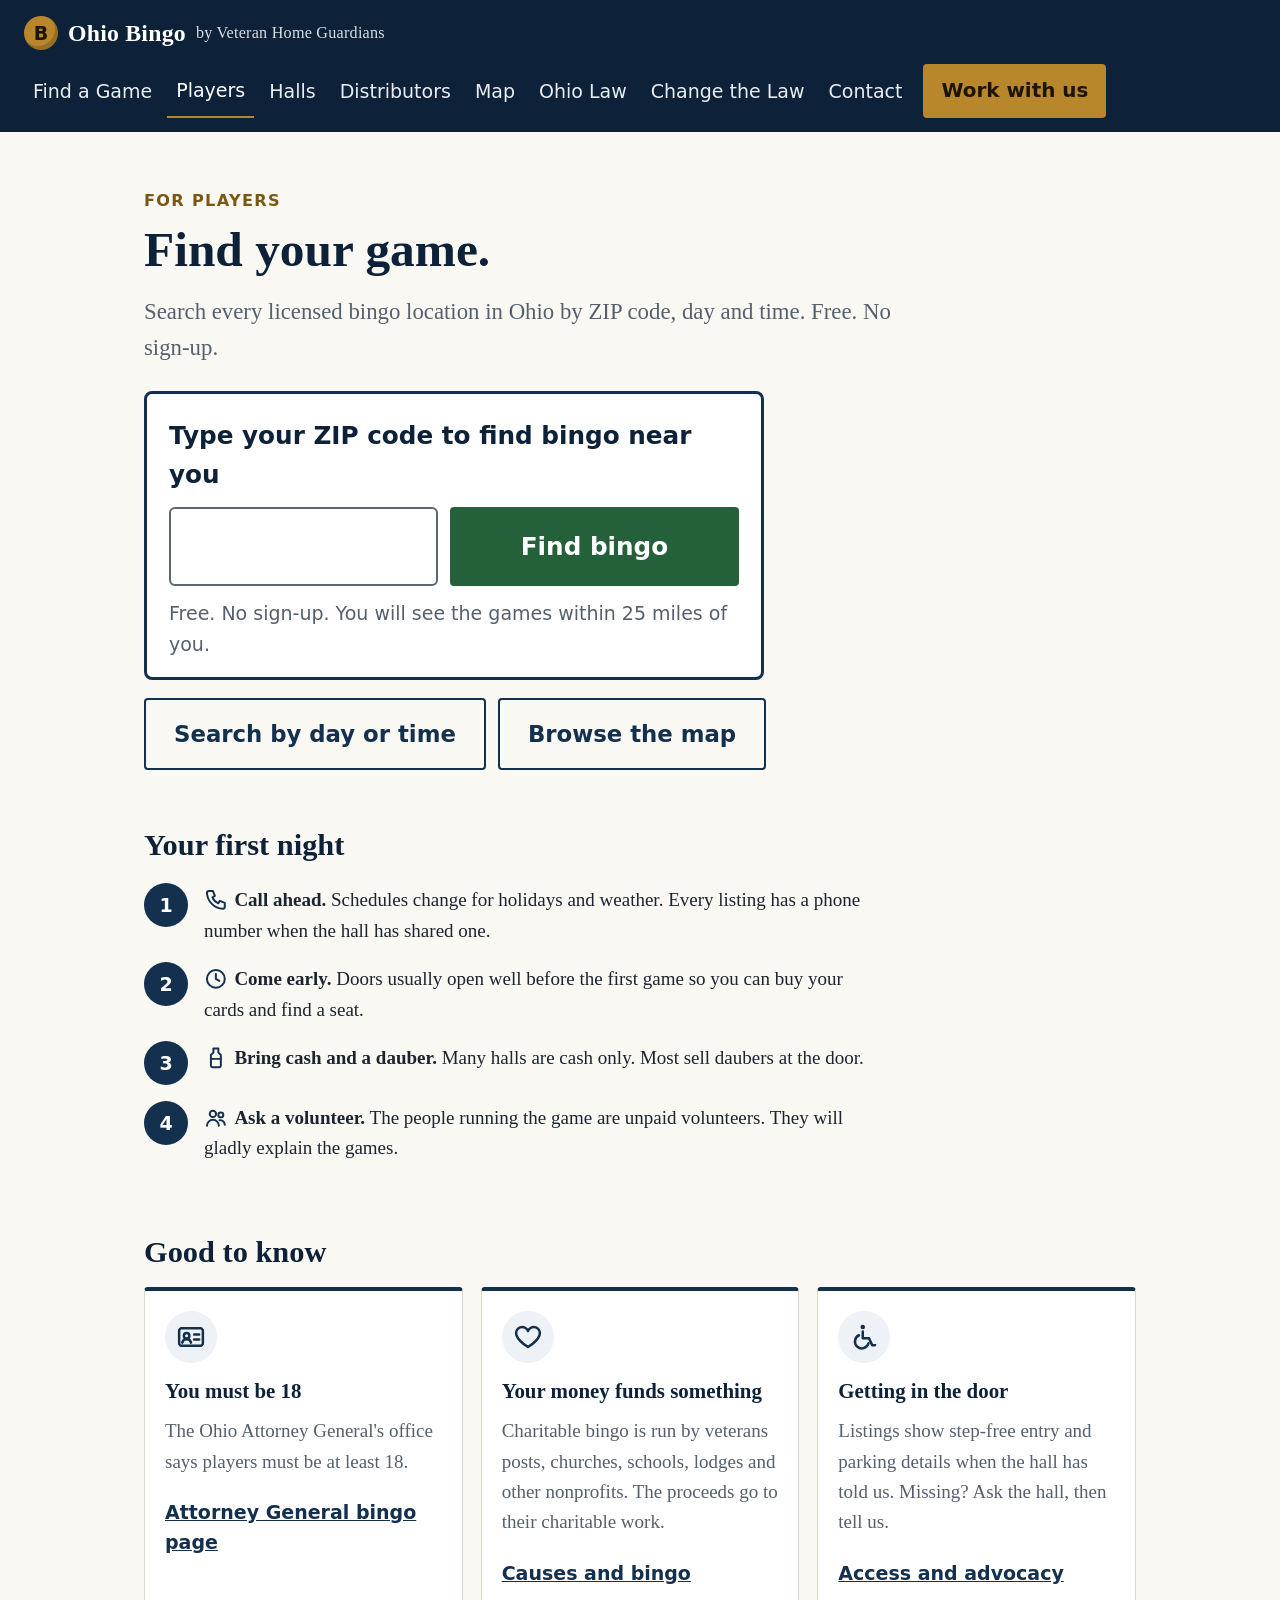
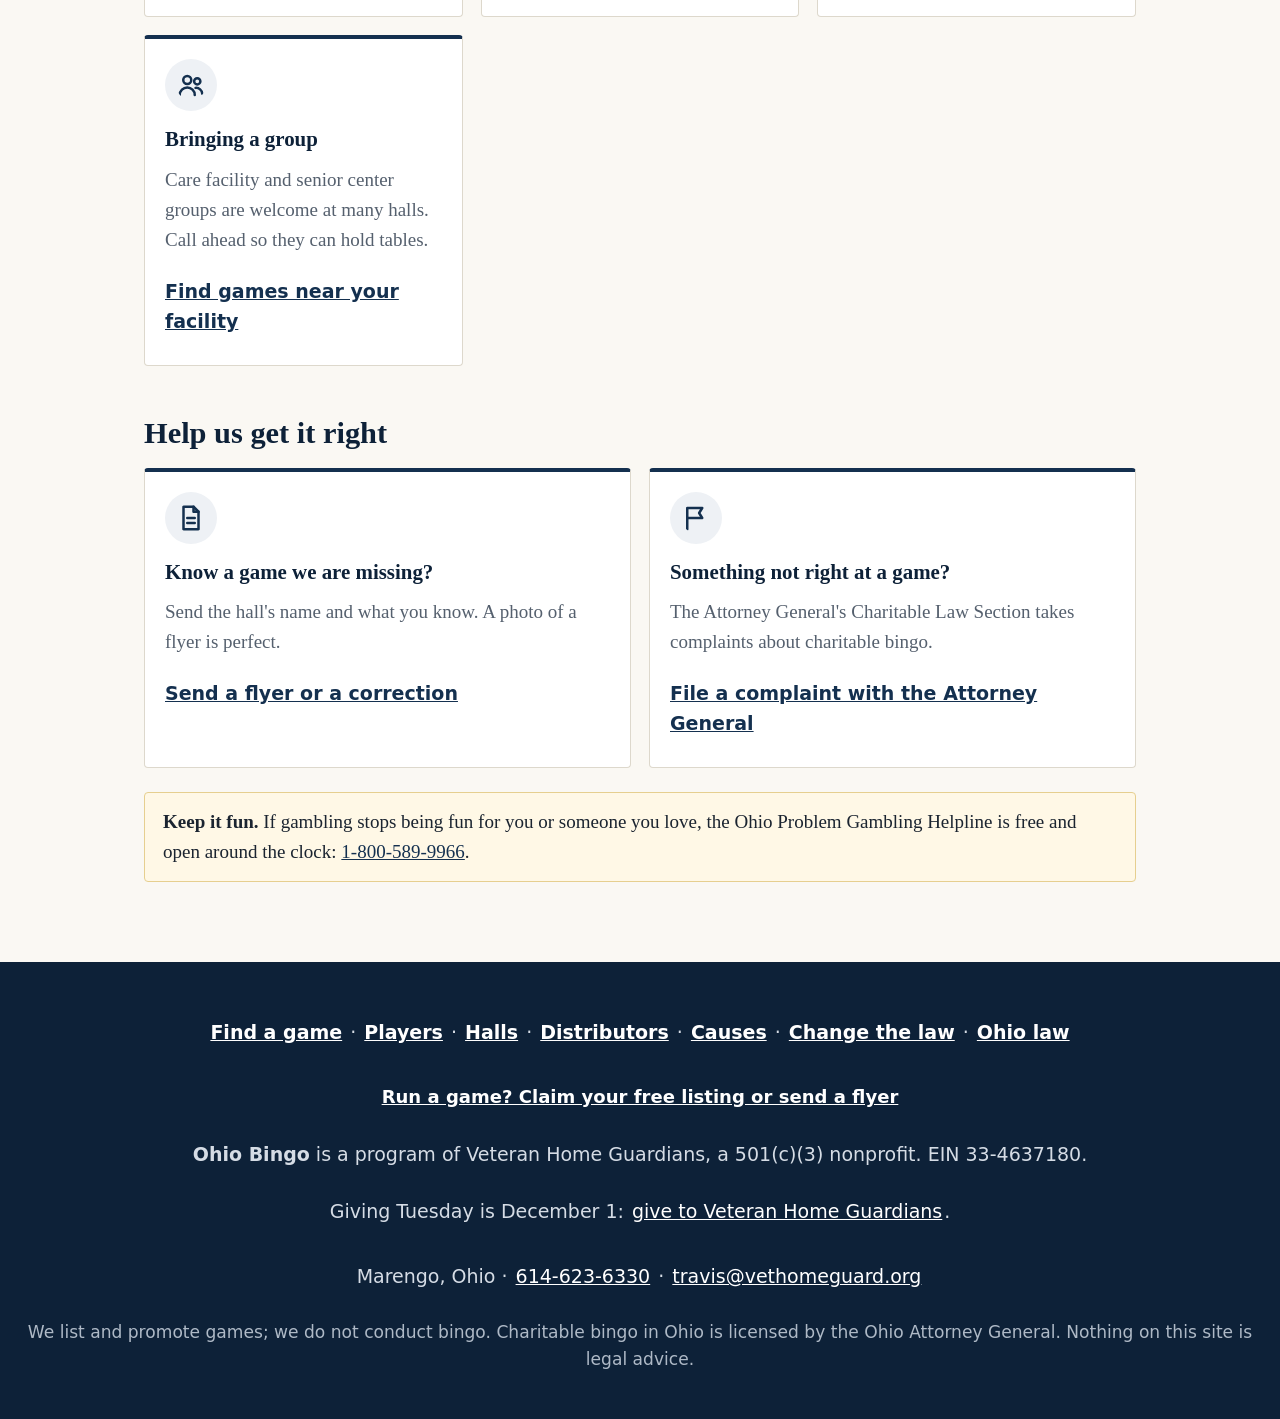
<file: players.html>
<!doctype html>
<html lang="en">
<head>
<meta charset="utf-8">
<meta name="viewport" content="width=device-width, initial-scale=1">
<title>For Players | Ohio Bingo</title>
<meta name="description" content="Find Ohio bingo near you, know what to expect on your first night, plan a group outing, and see where your money goes.">
<meta property="og:type" content="website">
<meta property="og:site_name" content="Ohio Bingo">
<meta property="og:title" content="For Players">
<meta property="og:description" content="Find Ohio bingo near you, know what to expect on your first night, plan a group outing, and see where your money goes.">
<link rel="canonical" href="https://www.ohiobingo.org/players.html">
<link rel="stylesheet" href="/site.css?v=7">
<script src="/count.js" async></script><meta property="og:url" content="https://www.ohiobingo.org/players.html">
<meta property="og:image" content="https://raw.githubusercontent.com/travisvought-byte/ohiobingo/main/assets/share.png">
<meta property="og:image:width" content="1200">
<meta property="og:image:height" content="630">
<meta property="og:image:alt" content="Ohio Bingo: Find a game. Fill a hall. Fund a cause. ohiobingo.org">
<meta name="twitter:card" content="summary_large_image">
</head>
<body>
<a class="skip" href="#main">Skip to content</a>
<header class="top">
  <a class="brand" href="/"><span class="brandball" aria-hidden="true">B</span>Ohio Bingo <span class="by">by Veteran Home Guardians</span></a>
  <nav aria-label="Main">
    <a href="https://www.findbingo.org/ohio/">Find a Game</a>
    <a href="/players.html" aria-current="page">Players</a>
    <a href="/halls.html">Halls</a>
    <a href="/distributors.html">Distributors</a>
    <a href="/map.html">Map</a>
    <a href="/law.html">Ohio Law</a>
    <a href="/advocacy.html">Change the Law</a>
    <a href="/contact.html">Contact</a>
    <a class="btn small" href="/visit.html">Work with us</a>
  </nav>
</header>
<main id="main">
<section class="hero">
  <p class="eyebrow">For players</p>
  <h1>Find your game.</h1>
  <p class="lead">Search every licensed bingo location in Ohio by ZIP code, day and time. Free. No sign-up.</p>
  <form class="zipfind" action="https://www.findbingo.org/ohio/" method="get">
    <label for="zip">Type your ZIP code to find bingo near you</label>
    <div class="ziprow">
      <input id="zip" name="zip" type="text" inputmode="numeric" autocomplete="postal-code" maxlength="5" pattern="[0-9]{5}" required title="Your 5-digit ZIP code">
      <input type="hidden" name="radius" value="25">
      <button class="btn" type="submit">Find bingo</button>
    </div>
    <p class="help">Free. No sign-up. You will see the games within 25 miles of you.</p>
  </form>
  <p class="actions"><a class="btn ghost xl" href="https://www.findbingo.org/ohio/">Search by day or time</a><a class="btn ghost xl" href="/map.html">Browse the map</a></p>
</section>

<section>
  <h2>Your first night</h2>
  <ol class="steps">
    <li><svg class="ico" viewBox="0 0 24 24" fill="none" stroke="currentColor" stroke-width="2" stroke-linecap="round" stroke-linejoin="round" aria-hidden="true" focusable="false"><path d="M5 3h4l2 5-2.5 1.5a11 11 0 0 0 6 6L16 13l5 2v4a2 2 0 0 1-2 2A17 17 0 0 1 3 5a2 2 0 0 1 2-2z"/></svg><strong>Call ahead.</strong> Schedules change for holidays and weather. Every listing has a phone number when the hall has shared one.</li>
    <li><svg class="ico" viewBox="0 0 24 24" fill="none" stroke="currentColor" stroke-width="2" stroke-linecap="round" stroke-linejoin="round" aria-hidden="true" focusable="false"><circle cx="12" cy="12" r="9"/><path d="M12 7v5l3.5 2"/></svg><strong>Come early.</strong> Doors usually open well before the first game so you can buy your cards and find a seat.</li>
    <li><svg class="ico" viewBox="0 0 24 24" fill="none" stroke="currentColor" stroke-width="2" stroke-linecap="round" stroke-linejoin="round" aria-hidden="true" focusable="false"><path d="M9.5 2.5h5v4l2.5 2.5v11a1.5 1.5 0 0 1-1.5 1.5h-7A1.5 1.5 0 0 1 7 20V9l2.5-2.5z"/><path d="M7 13h10"/></svg><strong>Bring cash and a dauber.</strong> Many halls are cash only. Most sell daubers at the door.</li>
    <li><svg class="ico" viewBox="0 0 24 24" fill="none" stroke="currentColor" stroke-width="2" stroke-linecap="round" stroke-linejoin="round" aria-hidden="true" focusable="false"><circle cx="9" cy="8" r="3.2"/><path d="M3 20a6 6 0 0 1 12 0"/><circle cx="17" cy="9" r="2.5"/><path d="M15.6 14.3A5 5 0 0 1 21 19"/></svg><strong>Ask a volunteer.</strong> The people running the game are unpaid volunteers. They will gladly explain the games.</li>
  </ol>
</section>

<section>
  <h2>Good to know</h2>
  <div class="cards">
    <article class="card"><svg class="cardicon" viewBox="0 0 24 24" fill="none" stroke="currentColor" stroke-width="2" stroke-linecap="round" stroke-linejoin="round" aria-hidden="true" focusable="false"><rect x="2.5" y="5" width="19" height="14" rx="2"/><circle cx="8.5" cy="11" r="2.2"/><path d="M5 16.5a3.6 3.6 0 0 1 7 0M14.5 10h4M14.5 14h4"/></svg><h3>You must be 18</h3><p>The Ohio Attorney General's office says players must be at least 18.</p><a href="https://charitable.ohioago.gov/Charitable-Bingo">Attorney General bingo page</a></article>
    <article class="card"><svg class="cardicon" viewBox="0 0 24 24" fill="none" stroke="currentColor" stroke-width="2" stroke-linecap="round" stroke-linejoin="round" aria-hidden="true" focusable="false"><path d="M12 20s-7.5-4.6-9.2-9.4A4.6 4.6 0 0 1 12 7.2a4.6 4.6 0 0 1 9.2 3.4C19.5 15.4 12 20 12 20z"/></svg><h3>Your money funds something</h3><p>Charitable bingo is run by veterans posts, churches, schools, lodges and other nonprofits. The proceeds go to their charitable work.</p><a href="/causes.html">Causes and bingo</a></article>
    <article class="card"><svg class="cardicon" viewBox="0 0 24 24" fill="none" stroke="currentColor" stroke-width="2" stroke-linecap="round" stroke-linejoin="round" aria-hidden="true" focusable="false"><circle cx="11" cy="4" r="1.8" fill="currentColor" stroke="none"/><path d="M11 7.5V13h5l2.5 5.5H21"/><path d="M8 10.6a5.5 5.5 0 1 0 7.6 6.4"/></svg><h3>Getting in the door</h3><p>Listings show step-free entry and parking details when the hall has told us. Missing? Ask the hall, then tell us.</p><a href="/advocacy.html">Access and advocacy</a></article>
    <article class="card"><svg class="cardicon" viewBox="0 0 24 24" fill="none" stroke="currentColor" stroke-width="2" stroke-linecap="round" stroke-linejoin="round" aria-hidden="true" focusable="false"><circle cx="9" cy="8" r="3.2"/><path d="M3 20a6 6 0 0 1 12 0"/><circle cx="17" cy="9" r="2.5"/><path d="M15.6 14.3A5 5 0 0 1 21 19"/></svg><h3>Bringing a group</h3><p>Care facility and senior center groups are welcome at many halls. Call ahead so they can hold tables.</p><a href="https://www.findbingo.org/ohio/">Find games near your facility</a></article>
  </div>
</section>

<section>
  <h2>Help us get it right</h2>
  <div class="cards two">
    <article class="card"><svg class="cardicon" viewBox="0 0 24 24" fill="none" stroke="currentColor" stroke-width="2" stroke-linecap="round" stroke-linejoin="round" aria-hidden="true" focusable="false"><path d="M6 3h8l4 4v14H6z"/><path d="M14 3v4h4M9 12h6M9 16h6"/></svg><h3>Know a game we are missing?</h3><p>Send the hall's name and what you know. A photo of a flyer is perfect.</p><a href="/claim.html">Send a flyer or a correction</a></article>
    <article class="card"><svg class="cardicon" viewBox="0 0 24 24" fill="none" stroke="currentColor" stroke-width="2" stroke-linecap="round" stroke-linejoin="round" aria-hidden="true" focusable="false"><path d="M5 21V4M5 4h12l-2.5 4 2.5 4H5"/></svg><h3>Something not right at a game?</h3><p>The Attorney General's Charitable Law Section takes complaints about charitable bingo.</p><a href="https://charitable.ohioago.gov/File-a-Complaint">File a complaint with the Attorney General</a></article>
  </div>
  <div class="notice" style="margin-top:24px"><p><strong>Keep it fun.</strong> If gambling stops being fun for you or someone you love, the Ohio Problem Gambling Helpline is free and open around the clock: <a href="tel:18005899966">1-800-589-9966</a>.</p></div>
</section></main>
<footer>
  <p class="footnav"><a href="https://www.findbingo.org/ohio/">Find a game</a> · <a href="/players.html">Players</a> · <a href="/halls.html">Halls</a> · <a href="/distributors.html">Distributors</a> · <a href="/causes.html">Causes</a> · <a href="/advocacy.html">Change the law</a> · <a href="/law.html">Ohio law</a></p>
  <p><a href="/claim.html">Run a game? Claim your free listing or send a flyer</a></p>
  <p><strong>Ohio Bingo</strong> is a program of Veteran Home Guardians, a 501(c)(3) nonprofit. EIN 33-4637180.</p>
  <p>Giving Tuesday is December 1: <a href="https://www.zeffy.com/en-US/donation-form/giving-tuesday-no-veteran-left-isolated">give to Veteran Home Guardians</a>.</p>
  <p>Marengo, Ohio · <a href="tel:6146236330">614-623-6330</a> · <a href="mailto:travis@vethomeguard.org">travis@vethomeguard.org</a></p>
  <p class="fine">We list and promote games; we do not conduct bingo. Charitable bingo in Ohio is licensed by the Ohio Attorney General. Nothing on this site is legal advice.</p>
</footer>
<script src="/site.js"></script>
</body>
</html>
</file>
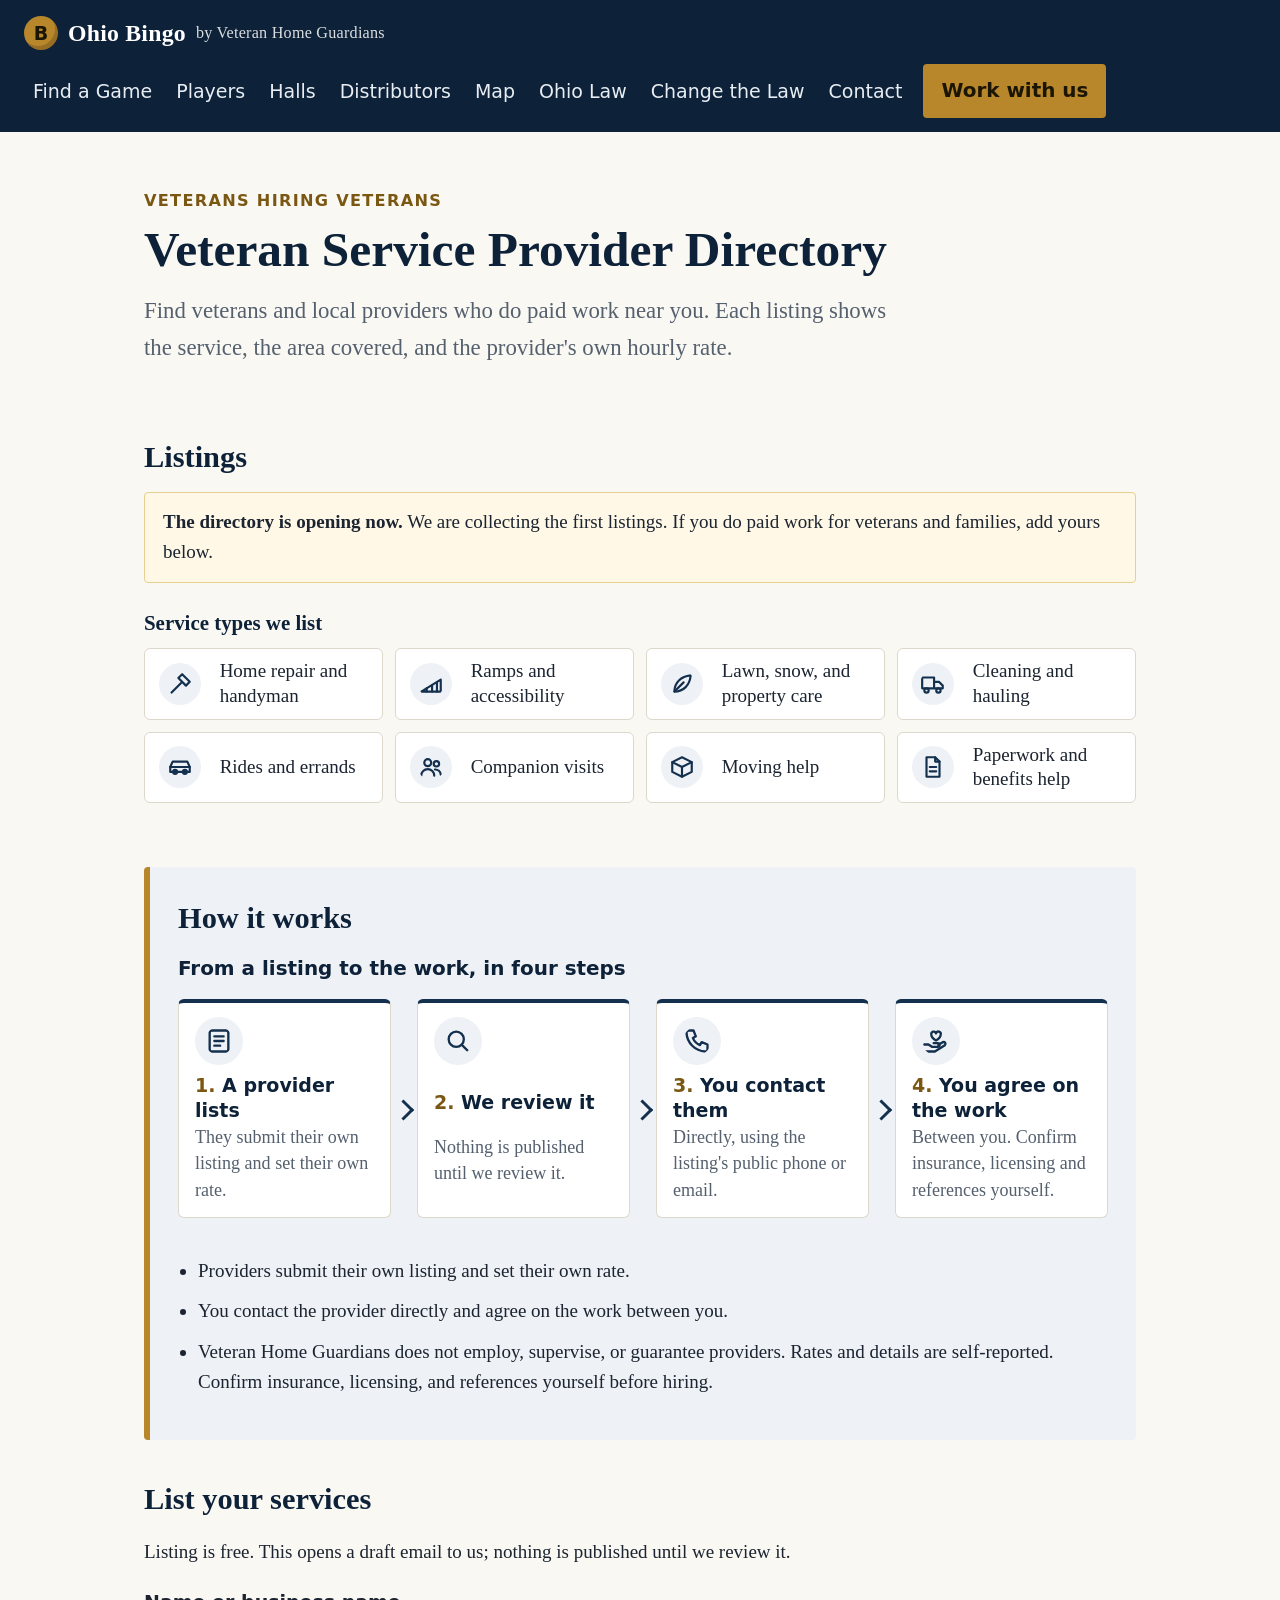
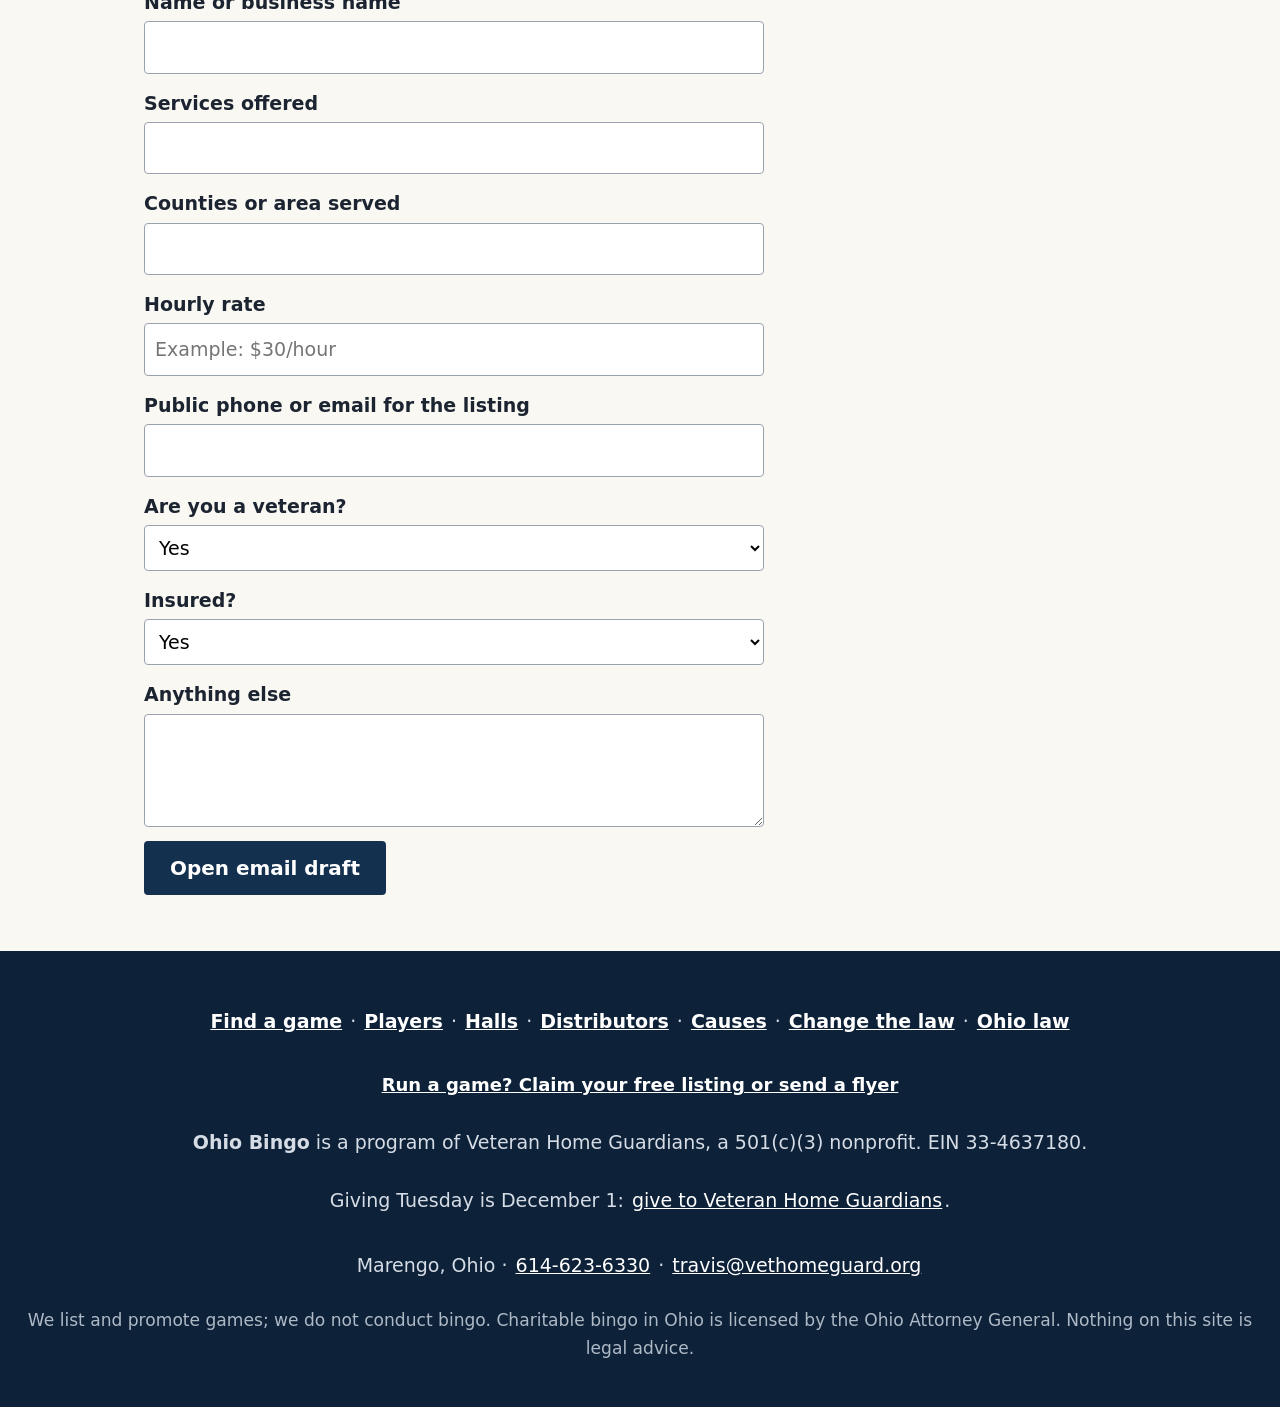
<file: providers.html>
<!doctype html>
<html lang="en">
<head>
<meta charset="utf-8">
<meta name="viewport" content="width=device-width, initial-scale=1">
<title>Veteran Service Provider Directory | Veteran Home Guardians</title>
<meta name="description" content="A directory of veterans and local providers who do paid work, with their service areas and posted hourly rates.">
<link rel="canonical" href="https://www.ohiobingo.org/providers.html">
<link rel="stylesheet" href="/site.css?v=7">
<script src="/count.js" async></script><meta property="og:type" content="website">
<meta property="og:site_name" content="Ohio Bingo">
<meta property="og:title" content="Veteran Service Provider Directory | Veteran Home Guardians">
<meta property="og:description" content="A directory of veterans and local providers who do paid work, with their service areas and posted hourly rates.">
<meta property="og:url" content="https://www.ohiobingo.org/providers.html">
<meta property="og:image" content="https://raw.githubusercontent.com/travisvought-byte/ohiobingo/main/assets/share.png">
<meta property="og:image:width" content="1200">
<meta property="og:image:height" content="630">
<meta property="og:image:alt" content="Ohio Bingo: Find a game. Fill a hall. Fund a cause. ohiobingo.org">
<meta name="twitter:card" content="summary_large_image">
</head>
<body>
<a class="skip" href="#main">Skip to content</a>
<header class="top">
  <a class="brand" href="/"><span class="brandball" aria-hidden="true">B</span>Ohio Bingo <span class="by">by Veteran Home Guardians</span></a>
  <nav aria-label="Main">
    <a href="https://www.findbingo.org/ohio/">Find a Game</a>
    <a href="/players.html">Players</a>
    <a href="/halls.html">Halls</a>
    <a href="/distributors.html">Distributors</a>
    <a href="/map.html">Map</a>
    <a href="/law.html">Ohio Law</a>
    <a href="/advocacy.html">Change the Law</a>
    <a href="/contact.html">Contact</a>
    <a class="btn small" href="/visit.html">Work with us</a>
  </nav>
</header>
<main id="main">
<section class="hero">
  <p class="eyebrow">Veterans hiring veterans</p>
  <h1>Veteran Service Provider Directory</h1>
  <p class="lead">Find veterans and local providers who do paid work near you. Each listing shows the service, the area covered, and the provider's own hourly rate.</p>
</section>

<section>
  <h2>Listings</h2>
  <div class="notice">
    <p><strong>The directory is opening now.</strong> We are collecting the first listings. If you do paid work for veterans and families, add yours below.</p>
  </div>
  <h3>Service types we list</h3>
  <ul class="iconlist">
    <li><svg class="ico" viewBox="0 0 24 24" fill="none" stroke="currentColor" stroke-width="2" stroke-linecap="round" stroke-linejoin="round" aria-hidden="true" focusable="false"><path d="M4 20l9-9"/><path d="M10.5 6.5L14 3l7 7-3.5 3.5z"/></svg>Home repair and handyman</li>
    <li><svg class="ico" viewBox="0 0 24 24" fill="none" stroke="currentColor" stroke-width="2" stroke-linecap="round" stroke-linejoin="round" aria-hidden="true" focusable="false"><path d="M3 19h18V8z"/><path d="M8 19v-2.9M13 19v-5.8M17.5 19v-8.4"/></svg>Ramps and accessibility</li>
    <li><svg class="ico" viewBox="0 0 24 24" fill="none" stroke="currentColor" stroke-width="2" stroke-linecap="round" stroke-linejoin="round" aria-hidden="true" focusable="false"><path d="M5 19C5 10.5 11 5 20 4c-.8 9-6.5 15-15 15z"/><path d="M5 19l8.5-8.5"/></svg>Lawn, snow, and property care</li>
    <li><svg class="ico" viewBox="0 0 24 24" fill="none" stroke="currentColor" stroke-width="2" stroke-linecap="round" stroke-linejoin="round" aria-hidden="true" focusable="false"><path d="M2 6h11v10H2zM13 10h4.5l3.5 3.5V16h-8z"/><circle cx="6" cy="18" r="2"/><circle cx="17" cy="18" r="2"/></svg>Cleaning and hauling</li>
    <li><svg class="ico" viewBox="0 0 24 24" fill="none" stroke="currentColor" stroke-width="2" stroke-linecap="round" stroke-linejoin="round" aria-hidden="true" focusable="false"><path d="M3 16.5V12l2.2-5h13.6L21 12v4.5z"/><path d="M3 12h18"/><circle cx="7.5" cy="16.5" r="1.8"/><circle cx="16.5" cy="16.5" r="1.8"/></svg>Rides and errands</li>
    <li><svg class="ico" viewBox="0 0 24 24" fill="none" stroke="currentColor" stroke-width="2" stroke-linecap="round" stroke-linejoin="round" aria-hidden="true" focusable="false"><circle cx="9" cy="8" r="3.2"/><path d="M3 20a6 6 0 0 1 12 0"/><circle cx="17" cy="9" r="2.5"/><path d="M15.6 14.3A5 5 0 0 1 21 19"/></svg>Companion visits</li>
    <li><svg class="ico" viewBox="0 0 24 24" fill="none" stroke="currentColor" stroke-width="2" stroke-linecap="round" stroke-linejoin="round" aria-hidden="true" focusable="false"><path d="M3 7.5L12 3l9 4.5v9L12 21l-9-4.5z"/><path d="M3 7.5l9 4.5 9-4.5M12 12v9"/></svg>Moving help</li>
    <li><svg class="ico" viewBox="0 0 24 24" fill="none" stroke="currentColor" stroke-width="2" stroke-linecap="round" stroke-linejoin="round" aria-hidden="true" focusable="false"><path d="M6 3h8l4 4v14H6z"/><path d="M14 3v4h4M9 12h6M9 16h6"/></svg>Paperwork and benefits help</li>
  </ul>
</section>

<section class="goal">
  <h2>How it works</h2>
<figure class="flow" style="--n:4">
  <figcaption>From a listing to the work, in four steps</figcaption>
  <ol><li><svg class="flowico" viewBox="0 0 24 24" fill="none" stroke="currentColor" stroke-width="2" stroke-linecap="round" stroke-linejoin="round" aria-hidden="true" focusable="false"><rect x="4" y="3" width="16" height="18" rx="2"/><path d="M8 8h8M8 12h8M8 16h5"/></svg><strong>A provider lists</strong><span>They submit their own listing and set their own rate.</span></li><li><svg class="flowico" viewBox="0 0 24 24" fill="none" stroke="currentColor" stroke-width="2" stroke-linecap="round" stroke-linejoin="round" aria-hidden="true" focusable="false"><circle cx="10.5" cy="10.5" r="6.5"/><path d="M15.5 15.5L21 21"/></svg><strong>We review it</strong><span>Nothing is published until we review it.</span></li><li><svg class="flowico" viewBox="0 0 24 24" fill="none" stroke="currentColor" stroke-width="2" stroke-linecap="round" stroke-linejoin="round" aria-hidden="true" focusable="false"><path d="M5 3h4l2 5-2.5 1.5a11 11 0 0 0 6 6L16 13l5 2v4a2 2 0 0 1-2 2A17 17 0 0 1 3 5a2 2 0 0 1 2-2z"/></svg><strong>You contact them</strong><span>Directly, using the listing's public phone or email.</span></li><li><svg class="flowico" viewBox="0 0 24 24" fill="none" stroke="currentColor" stroke-width="2" stroke-linecap="round" stroke-linejoin="round" aria-hidden="true" focusable="false"><path d="M12 11.5S8 9.2 8 6.6A2 2 0 0 1 12 5.4a2 2 0 0 1 4 1.2c0 2.6-4 4.9-4 4.9z"/><path d="M2 15h3.5l3 2h5a1.6 1.6 0 0 0 0-3.2H10"/><path d="M2 21h9l8.6-5.4a1.6 1.6 0 0 0-1.8-2.6L14 15.3"/></svg><strong>You agree on the work</strong><span>Between you. Confirm insurance, licensing and references yourself.</span></li></ol>
</figure>
  <ul>
    <li>Providers submit their own listing and set their own rate.</li>
    <li>You contact the provider directly and agree on the work between you.</li>
    <li>Veteran Home Guardians does not employ, supervise, or guarantee providers. Rates and details are self-reported. Confirm insurance, licensing, and references yourself before hiring.</li>
  </ul>
</section>

<section id="list">
  <h2>List your services</h2>
  <p>Listing is free. This opens a draft email to us; nothing is published until we review it.</p>
  <form class="mail" data-subject="Service provider listing">
    <label>Name or business name <input name="Provider" required></label>
    <label>Services offered <input name="Services" required></label>
    <label>Counties or area served <input name="Area" required></label>
    <label>Hourly rate <input name="Hourly rate" placeholder="Example: $30/hour" required></label>
    <label>Public phone or email for the listing <input name="Public contact" required></label>
    <label>Are you a veteran?
      <select name="Veteran"><option>Yes</option><option>No</option><option>Veteran family member</option></select>
    </label>
    <label>Insured?
      <select name="Insured"><option>Yes</option><option>No</option></select>
    </label>
    <label>Anything else <textarea name="Notes" rows="3"></textarea></label>
    <button class="btn" type="submit">Open email draft</button>
  </form>
</section>
</main>
<footer>
  <p class="footnav"><a href="https://www.findbingo.org/ohio/">Find a game</a> · <a href="/players.html">Players</a> · <a href="/halls.html">Halls</a> · <a href="/distributors.html">Distributors</a> · <a href="/causes.html">Causes</a> · <a href="/advocacy.html">Change the law</a> · <a href="/law.html">Ohio law</a></p>
  <p><a href="/claim.html">Run a game? Claim your free listing or send a flyer</a></p>
  <p><strong>Ohio Bingo</strong> is a program of Veteran Home Guardians, a 501(c)(3) nonprofit. EIN 33-4637180.</p>
  <p>Giving Tuesday is December 1: <a href="https://www.zeffy.com/en-US/donation-form/giving-tuesday-no-veteran-left-isolated">give to Veteran Home Guardians</a>.</p>
  <p>Marengo, Ohio · <a href="tel:6146236330">614-623-6330</a> · <a href="mailto:travis@vethomeguard.org">travis@vethomeguard.org</a></p>
  <p class="fine">We list and promote games; we do not conduct bingo. Charitable bingo in Ohio is licensed by the Ohio Attorney General. Nothing on this site is legal advice.</p>
</footer>
<script src="/site.js"></script>
</body>
</html>
</file>
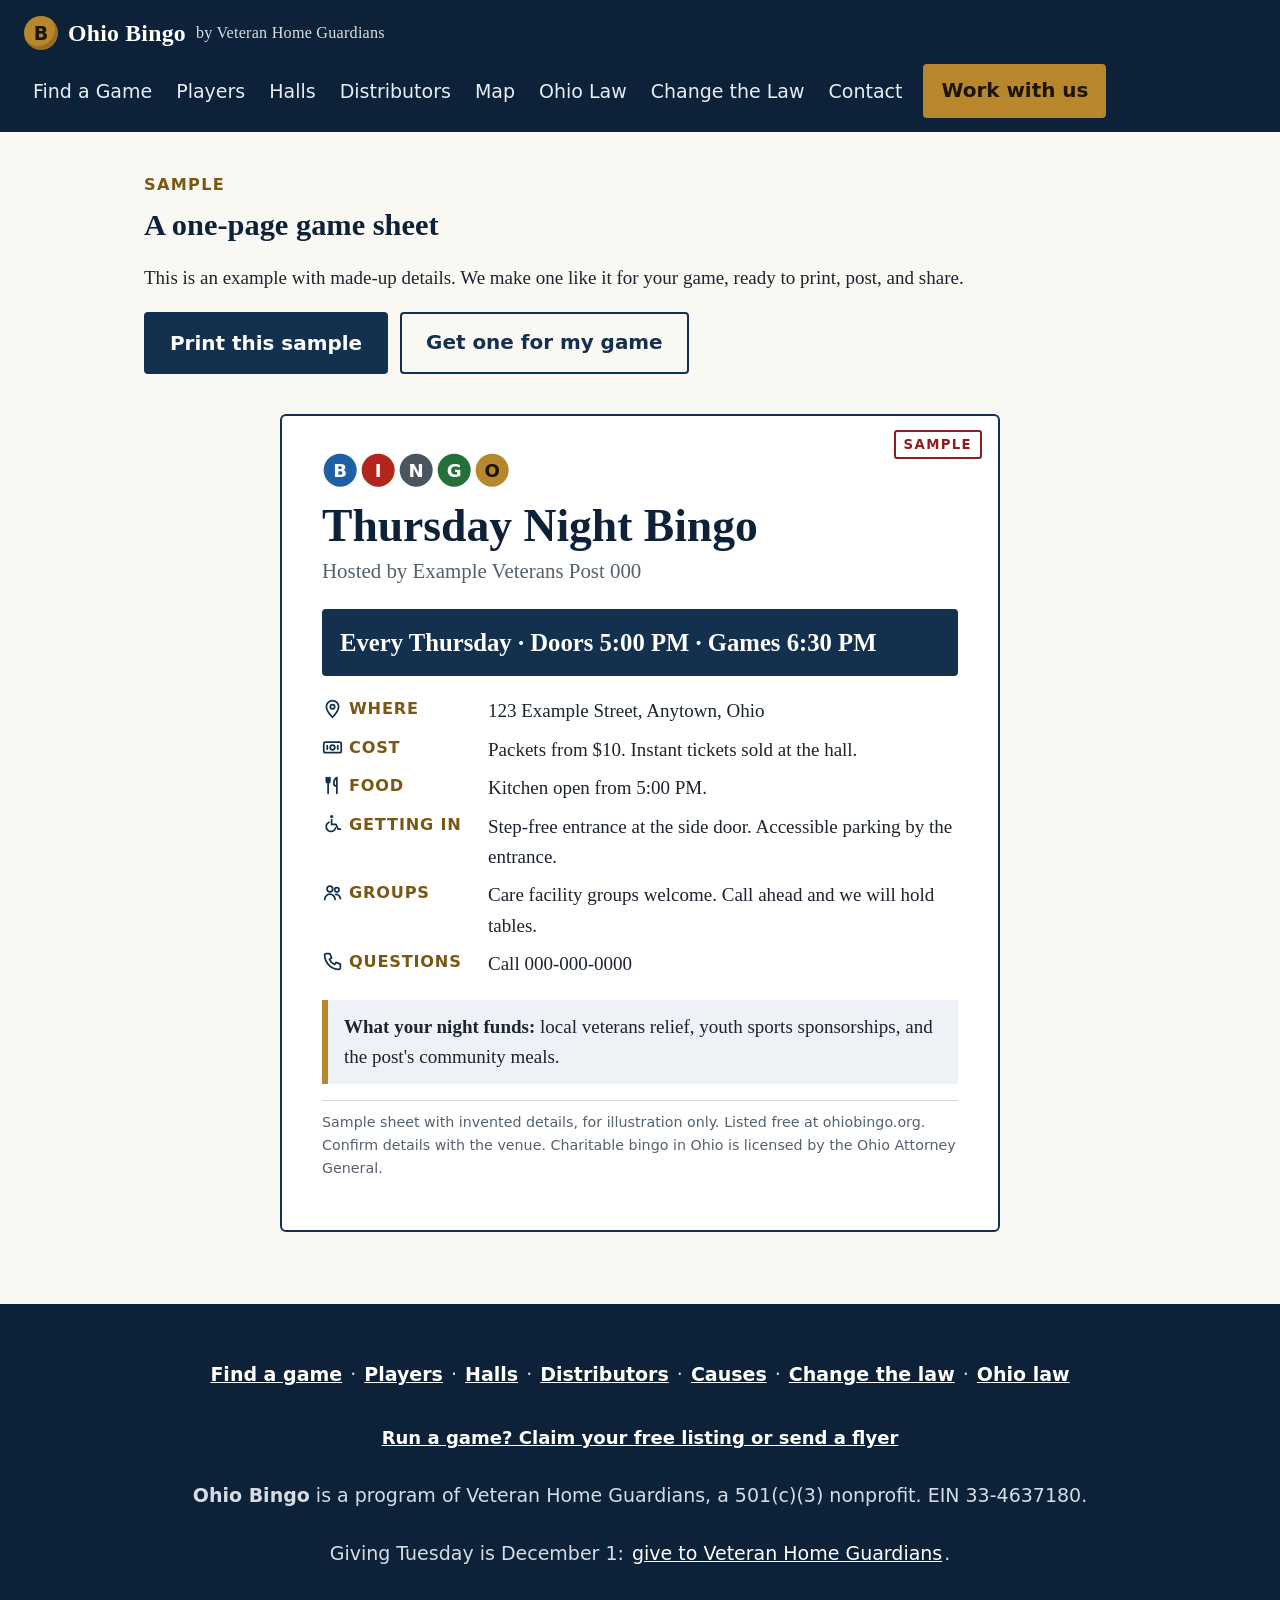
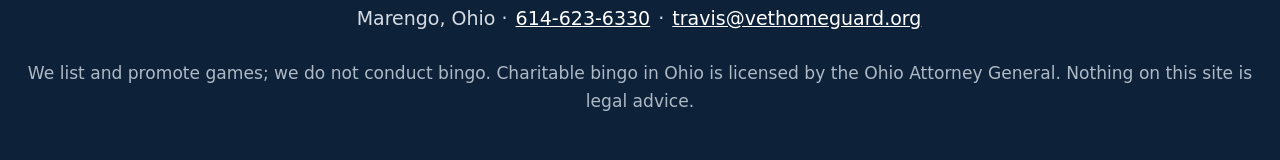
<file: sample-game-sheet.html>
<!doctype html>
<html lang="en">
<head>
<meta charset="utf-8">
<meta name="viewport" content="width=device-width, initial-scale=1">
<title>Sample Game Sheet | Ohio Bingo</title>
<meta name="description" content="A sample one-page printable bingo game sheet from Ohio Bingo.">
<link rel="canonical" href="https://www.ohiobingo.org/sample-game-sheet.html">
<link rel="stylesheet" href="/site.css?v=7">
<style>
.sheet { background: #fff; border: 2px solid #14304f; border-radius: 6px; max-width: 720px; margin: 24px auto; padding: 36px 40px; position: relative; }
.sheet .stamp { position: absolute; top: 14px; right: 16px; font-family: system-ui, sans-serif; font-size: 0.7rem; font-weight: 700; letter-spacing: 0.1em; color: #8f1d1d; border: 2px solid #8f1d1d; padding: 2px 8px; border-radius: 3px; }
.sheet h1 { font-size: 2.4rem; margin-bottom: 4px; }
.sheet .host { font-size: 1.1rem; color: #55606e; margin: 0 0 20px; }
.sheet .when { background: #14304f; color: #fff; padding: 14px 18px; border-radius: 4px; font-size: 1.3rem; font-weight: 700; margin-bottom: 20px; }
.sheet dl { display: grid; grid-template-columns: 150px 1fr; gap: 8px 16px; margin: 0 0 20px; }
.sheet dt { font-family: system-ui, sans-serif; font-weight: 700; font-size: 0.85rem; text-transform: uppercase; letter-spacing: 0.05em; color: #7a5712; }
.sheet dd { margin: 0; }
.sheet .funds { border-left: 6px solid #b8862b; background: #eef1f5; padding: 12px 16px; margin-bottom: 16px; }
.sheet .sheetballs { display: block; width: 190px; max-width: 60%; height: auto; margin: 0 0 12px; }
.sheet dt svg { width: 1.3em; height: 1.3em; vertical-align: -0.3em; margin-right: 6px; color: #14304f; }
.sheet .foot { font-family: system-ui, sans-serif; font-size: 0.75rem; color: #55606e; border-top: 1px solid #ddd8cc; padding-top: 10px; }
@media print {
  .crisis, .top, footer, .noprint { display: none !important; }
  body { background: #fff; }
  main { padding: 0; }
  .sheet { border: none; margin: 0; max-width: none; }
}
@media (max-width: 640px) { .sheet { padding: 24px 18px; } .sheet dl { grid-template-columns: 1fr; gap: 2px; } .sheet dd { margin-bottom: 8px; } }
</style>
<script src="/count.js" async></script><meta property="og:type" content="website">
<meta property="og:site_name" content="Ohio Bingo">
<meta property="og:title" content="Sample Game Sheet | Ohio Bingo">
<meta property="og:description" content="A sample one-page printable bingo game sheet from Ohio Bingo.">
<meta property="og:url" content="https://www.ohiobingo.org/sample-game-sheet.html">
<meta property="og:image" content="https://raw.githubusercontent.com/travisvought-byte/ohiobingo/main/assets/share.png">
<meta property="og:image:width" content="1200">
<meta property="og:image:height" content="630">
<meta property="og:image:alt" content="Ohio Bingo: Find a game. Fill a hall. Fund a cause. ohiobingo.org">
<meta name="twitter:card" content="summary_large_image">
</head>
<body>
<a class="skip" href="#main">Skip to content</a>
<header class="top">
  <a class="brand" href="/"><span class="brandball" aria-hidden="true">B</span>Ohio Bingo <span class="by">by Veteran Home Guardians</span></a>
  <nav aria-label="Main">
    <a href="https://www.findbingo.org/ohio/">Find a Game</a>
    <a href="/players.html">Players</a>
    <a href="/halls.html">Halls</a>
    <a href="/distributors.html">Distributors</a>
    <a href="/map.html">Map</a>
    <a href="/law.html">Ohio Law</a>
    <a href="/advocacy.html">Change the Law</a>
    <a href="/contact.html">Contact</a>
    <a class="btn small" href="/visit.html">Work with us</a>
  </nav>
</header>
<main id="main">
<section class="noprint">
  <p class="eyebrow">Sample</p>
  <h2>A one-page game sheet</h2>
  <p>This is an example with made-up details. We make one like it for your game, ready to print, post, and share.</p>
  <p class="actions">
    <button class="btn" type="button" onclick="window.print()">Print this sample</button>
    <a class="btn ghost" href="/advertise.html#inquire">Get one for my game</a>
  </p>
</section>

<div class="sheet">
  <span class="stamp">SAMPLE</span>
  <svg class="sheetballs" viewBox="0 0 230 44" aria-hidden="true" focusable="false"><circle cx="22" cy="22" r="20" fill="#1f5fa8"/><text x="22" y="30" text-anchor="middle" font-family="system-ui, sans-serif" font-weight="800" font-size="22" fill="#fff">B</text><circle cx="68" cy="22" r="20" fill="#b3261e"/><text x="68" y="30" text-anchor="middle" font-family="system-ui, sans-serif" font-weight="800" font-size="22" fill="#fff">I</text><circle cx="114" cy="22" r="20" fill="#4a5560"/><text x="114" y="30" text-anchor="middle" font-family="system-ui, sans-serif" font-weight="800" font-size="22" fill="#fff">N</text><circle cx="160" cy="22" r="20" fill="#24703a"/><text x="160" y="30" text-anchor="middle" font-family="system-ui, sans-serif" font-weight="800" font-size="22" fill="#fff">G</text><circle cx="206" cy="22" r="20" fill="#b8862b"/><text x="206" y="30" text-anchor="middle" font-family="system-ui, sans-serif" font-weight="800" font-size="22" fill="#1b1503">O</text></svg>
  <h1>Thursday Night Bingo</h1>
  <p class="host">Hosted by Example Veterans Post 000</p>
  <div class="when">Every Thursday · Doors 5:00 PM · Games 6:30 PM</div>
  <dl>
    <dt><svg viewBox="0 0 24 24" fill="none" stroke="currentColor" stroke-width="2" stroke-linecap="round" stroke-linejoin="round" aria-hidden="true" focusable="false"><path d="M12 22s7-7.2 7-12a7 7 0 0 0-14 0c0 4.8 7 12 7 12z"/><circle cx="12" cy="10" r="2.5"/></svg>Where</dt><dd>123 Example Street, Anytown, Ohio</dd>
    <dt><svg viewBox="0 0 24 24" fill="none" stroke="currentColor" stroke-width="2" stroke-linecap="round" stroke-linejoin="round" aria-hidden="true" focusable="false"><rect x="2" y="6" width="20" height="12" rx="2"/><circle cx="12" cy="12" r="2.6"/><path d="M6 10v4M18 10v4"/></svg>Cost</dt><dd>Packets from $10. Instant tickets sold at the hall.</dd>
    <dt><svg viewBox="0 0 24 24" fill="none" stroke="currentColor" stroke-width="2" stroke-linecap="round" stroke-linejoin="round" aria-hidden="true" focusable="false"><path d="M7 3v8M5 3v4a2 2 0 0 0 4 0V3M7 11v10"/><path d="M17 21V3c-2 1-3.5 3.5-3.5 7 0 1.6 1 2.6 3.5 2.6"/></svg>Food</dt><dd>Kitchen open from 5:00 PM.</dd>
    <dt><svg viewBox="0 0 24 24" fill="none" stroke="currentColor" stroke-width="2" stroke-linecap="round" stroke-linejoin="round" aria-hidden="true" focusable="false"><circle cx="11" cy="4" r="1.8" fill="currentColor" stroke="none"/><path d="M11 7.5V13h5l2.5 5.5H21"/><path d="M8 10.6a5.5 5.5 0 1 0 7.6 6.4"/></svg>Getting in</dt><dd>Step-free entrance at the side door. Accessible parking by the entrance.</dd>
    <dt><svg viewBox="0 0 24 24" fill="none" stroke="currentColor" stroke-width="2" stroke-linecap="round" stroke-linejoin="round" aria-hidden="true" focusable="false"><circle cx="9" cy="8" r="3.2"/><path d="M3 20a6 6 0 0 1 12 0"/><circle cx="17" cy="9" r="2.5"/><path d="M15.6 14.3A5 5 0 0 1 21 19"/></svg>Groups</dt><dd>Care facility groups welcome. Call ahead and we will hold tables.</dd>
    <dt><svg viewBox="0 0 24 24" fill="none" stroke="currentColor" stroke-width="2" stroke-linecap="round" stroke-linejoin="round" aria-hidden="true" focusable="false"><path d="M5 3h4l2 5-2.5 1.5a11 11 0 0 0 6 6L16 13l5 2v4a2 2 0 0 1-2 2A17 17 0 0 1 3 5a2 2 0 0 1 2-2z"/></svg>Questions</dt><dd>Call 000-000-0000</dd>
  </dl>
  <div class="funds"><strong>What your night funds:</strong> local veterans relief, youth sports sponsorships, and the post's community meals.</div>
  <p class="foot">Sample sheet with invented details, for illustration only. Listed free at ohiobingo.org. Confirm details with the venue. Charitable bingo in Ohio is licensed by the Ohio Attorney General.</p>
</div>
</main>
<footer>
  <p class="footnav"><a href="https://www.findbingo.org/ohio/">Find a game</a> · <a href="/players.html">Players</a> · <a href="/halls.html">Halls</a> · <a href="/distributors.html">Distributors</a> · <a href="/causes.html">Causes</a> · <a href="/advocacy.html">Change the law</a> · <a href="/law.html">Ohio law</a></p>
  <p><a href="/claim.html">Run a game? Claim your free listing or send a flyer</a></p>
  <p><strong>Ohio Bingo</strong> is a program of Veteran Home Guardians, a 501(c)(3) nonprofit. EIN 33-4637180.</p>
  <p>Giving Tuesday is December 1: <a href="https://www.zeffy.com/en-US/donation-form/giving-tuesday-no-veteran-left-isolated">give to Veteran Home Guardians</a>.</p>
  <p>Marengo, Ohio · <a href="tel:6146236330">614-623-6330</a> · <a href="mailto:travis@vethomeguard.org">travis@vethomeguard.org</a></p>
  <p class="fine">We list and promote games; we do not conduct bingo. Charitable bingo in Ohio is licensed by the Ohio Attorney General. Nothing on this site is legal advice.</p>
</footer>
</body>
</html>
</file>
<file: site.css>
:root {
  --ink: #1b2430;
  --muted: #55606e;
  --navy: #14304f;
  --navy-deep: #0d2138;
  --gold: #b8862b;
  --paper: #faf8f3;
  --card: #ffffff;
  --line: #ddd8cc;
  --red: #8f1d1d;
}
* { box-sizing: border-box; }
html { font-size: 18px; }
body {
  margin: 0;
  font-family: Georgia, "Times New Roman", serif;
  color: var(--ink);
  background: var(--paper);
  line-height: 1.6;
}
a { color: var(--navy); }
a:focus-visible, button:focus-visible, input:focus-visible, select:focus-visible, textarea:focus-visible {
  outline: 3px solid var(--gold);
  outline-offset: 2px;
}
.skip { position: absolute; left: -999px; }
.skip:focus { left: 8px; top: 8px; background: #fff; padding: 8px; z-index: 10; }
.crisis {
  background: var(--red);
  color: #fff;
  text-align: center;
  padding: 8px 16px;
  font-family: system-ui, -apple-system, "Segoe UI", sans-serif;
  font-size: 0.85rem;
}
.crisis a { color: #fff; font-weight: 700; }
.top {
  background: var(--navy-deep);
  color: #fff;
  padding: 14px 24px;
  display: flex;
  flex-wrap: wrap;
  gap: 12px 24px;
  align-items: center;
  justify-content: space-between;
}
.brand { color: #fff; text-decoration: none; font-size: 1.25rem; font-weight: 700; letter-spacing: 0.01em; }
nav { display: flex; flex-wrap: wrap; gap: 6px 18px; align-items: center; font-family: system-ui, -apple-system, "Segoe UI", sans-serif; font-size: 0.9rem; }
nav a { color: #e8edf3; text-decoration: none; padding: 4px 0; }
nav a:hover, nav a[aria-current="page"] { color: #fff; border-bottom: 2px solid var(--gold); }
main { max-width: 1040px; margin: 0 auto; padding: 0 24px 48px; }
section { padding: 40px 0 8px; }
.hero { padding-top: 56px; max-width: 760px; }
.eyebrow { font-family: system-ui, -apple-system, "Segoe UI", sans-serif; text-transform: uppercase; letter-spacing: 0.08em; font-size: 0.75rem; color: var(--gold); font-weight: 700; margin: 0 0 8px; }
h1 { font-size: 2.6rem; line-height: 1.12; margin: 0 0 16px; color: var(--navy-deep); }
h2 { font-size: 1.6rem; line-height: 1.25; margin: 0 0 16px; color: var(--navy-deep); }
h3 { font-size: 1.1rem; margin: 0 0 8px; color: var(--navy-deep); }
.lead { font-size: 1.2rem; color: var(--muted); margin: 0 0 24px; }
.actions { display: flex; flex-wrap: wrap; gap: 12px; margin: 0 0 8px; }
.btn {
  display: inline-block;
  background: var(--navy);
  color: #fff;
  text-decoration: none;
  border: 2px solid var(--navy);
  padding: 12px 22px;
  border-radius: 4px;
  font-family: system-ui, -apple-system, "Segoe UI", sans-serif;
  font-weight: 600;
  font-size: 0.95rem;
  cursor: pointer;
}
.btn:hover { background: var(--navy-deep); }
.btn.ghost { background: transparent; color: var(--navy); }
.btn.ghost:hover { background: #e9eef4; }
.btn.small { padding: 6px 14px; background: var(--gold); border-color: var(--gold); color: #1b1503; }
nav a.btn.small:hover { border-bottom: 2px solid var(--gold); color: #1b1503; }
.cards { display: grid; grid-template-columns: repeat(auto-fit, minmax(260px, 1fr)); gap: 18px; }
.cards.two { grid-template-columns: repeat(auto-fit, minmax(300px, 1fr)); }
.card { background: var(--card); border: 1px solid var(--line); border-top: 4px solid var(--navy); border-radius: 4px; padding: 20px; }
.card p { margin: 0 0 12px; color: var(--muted); font-size: 0.95rem; }
.card a { font-family: system-ui, -apple-system, "Segoe UI", sans-serif; font-weight: 600; font-size: 0.9rem; }
.goal { background: #eef1f5; border-left: 6px solid var(--gold); padding: 32px 28px 24px; margin-top: 40px; border-radius: 4px; }
.goal ul { padding-left: 20px; }
.goal li { margin-bottom: 10px; }
.notice { background: #fff8e6; border: 1px solid #e6cf8f; border-radius: 4px; padding: 14px 18px; margin-bottom: 24px; }
.notice p { margin: 0; }
.cols { columns: 2; padding-left: 20px; }
.fine { font-size: 0.8rem; color: var(--muted); font-family: system-ui, -apple-system, "Segoe UI", sans-serif; }
form.mail { display: grid; gap: 14px; max-width: 620px; margin-top: 16px; }
form.mail label { display: grid; gap: 4px; font-family: system-ui, -apple-system, "Segoe UI", sans-serif; font-size: 0.9rem; font-weight: 600; }
form.mail input, form.mail select, form.mail textarea { font: inherit; font-weight: 400; padding: 10px; border: 1px solid #9aa3ad; border-radius: 4px; background: #fff; width: 100%; }
form.mail label.check { display: flex; gap: 8px; align-items: flex-start; font-weight: 400; }
form.mail label.check input { width: auto; margin-top: 5px; }
form.mail .btn { justify-self: start; }
footer { background: var(--navy-deep); color: #d5dce5; padding: 28px 24px; font-family: system-ui, -apple-system, "Segoe UI", sans-serif; font-size: 0.85rem; text-align: center; }
footer a { color: #fff; }
footer .fine { color: #aeb9c6; }
@media (max-width: 640px) {
  html { font-size: 16px; }
  h1 { font-size: 2rem; }
  .cols { columns: 1; }
  .top { flex-direction: column; align-items: flex-start; }
}
.statband { display: grid; grid-template-columns: repeat(auto-fit, minmax(150px, 1fr)); gap: 12px; margin: 20px 0 0; }
.statband[hidden] { display: none; }
.statband div { background: #fff; border: 1px solid var(--line); border-left: 4px solid var(--gold); border-radius: 4px; padding: 14px 16px; }
.statband strong { display: block; font-size: 1.9rem; color: var(--navy-deep); line-height: 1.1; }
.statband span { font-family: system-ui, -apple-system, "Segoe UI", sans-serif; font-size: 0.78rem; color: var(--muted); }
footer p a[href="/claim.html"] { font-weight: 700; font-size: 0.95rem; }
@media print { .top, footer, .noprint, .skip { display: none !important; } }

/* v4: audience doors, bingo balls, offer band */
.brand { display: inline-flex; align-items: center; gap: 10px; }
.brand .by { font-weight: 400; font-size: 0.8rem; opacity: 0.85; }
.brandball { display: inline-flex; align-items: center; justify-content: center; width: 34px; height: 34px; border-radius: 50%; background: var(--gold); color: #1b1503; font-family: system-ui, -apple-system, "Segoe UI", sans-serif; font-weight: 800; font-size: 1rem; box-shadow: inset -3px -4px 0 rgba(0,0,0,0.18); }
.top { position: sticky; top: 0; z-index: 5; }
.hero.big { max-width: 880px; padding-top: 44px; }
.hero.big h1 { font-size: 3.4rem; letter-spacing: -0.01em; }
.balls { display: flex; gap: 12px; margin: 0 0 22px; }
.ball { display: inline-flex; align-items: center; justify-content: center; width: 64px; height: 64px; border-radius: 50%; color: #fff; font-family: system-ui, -apple-system, "Segoe UI", sans-serif; font-weight: 800; font-size: 1.7rem; box-shadow: inset -6px -8px 0 rgba(0,0,0,0.2), 0 4px 0 rgba(13,33,56,0.15); animation: drop 0.6s cubic-bezier(.2,.9,.3,1.3) both; }
.ball.b { background: #1f5fa8; } .ball.i { background: #b3261e; animation-delay: .08s; } .ball.n { background: #4a5560; animation-delay: .16s; } .ball.g { background: #24703a; animation-delay: .24s; } .ball.o { background: #b8862b; color: #1b1503; animation-delay: .32s; }
@keyframes drop { from { transform: translateY(-40px); opacity: 0; } to { transform: none; opacity: 1; } }
@media (prefers-reduced-motion: reduce) { .ball { animation: none; } }
.btn.xl { font-size: 1.1rem; padding: 16px 28px; }
.doors { display: grid; grid-template-columns: repeat(auto-fit, minmax(240px, 1fr)); gap: 18px; }
.door { display: flex; flex-direction: column; gap: 8px; padding: 26px 24px 28px; border-radius: 8px; text-decoration: none; color: #fff; min-height: 190px; box-shadow: 0 5px 0 rgba(13,33,56,0.18); transition: transform .12s ease; }
.door:hover, .door:focus-visible { transform: translateY(-3px); }
.door strong { font-size: 1.7rem; line-height: 1.15; }
.door span { font-family: system-ui, -apple-system, "Segoe UI", sans-serif; font-size: 0.98rem; }
.door .tag { text-transform: uppercase; letter-spacing: 0.1em; font-size: 0.75rem; font-weight: 700; opacity: 0.9; }
.door.players { background: #1f5fa8; } .door.halls { background: #0d2138; } .door.dist { background: #24703a; }
.offer { display: flex; flex-wrap: wrap; gap: 28px; align-items: center; justify-content: space-between; background: #fff; border: 2px solid var(--navy); border-radius: 8px; padding: 30px 30px 24px; margin-top: 40px; }
.offer > div:first-child { flex: 1 1 320px; }
.price { flex: none; width: 170px; height: 170px; border-radius: 50%; background: var(--gold); color: #1b1503; display: flex; flex-direction: column; align-items: center; justify-content: center; font-family: system-ui, -apple-system, "Segoe UI", sans-serif; font-weight: 700; text-transform: uppercase; letter-spacing: 0.12em; font-size: 0.85rem; box-shadow: inset -10px -12px 0 rgba(0,0,0,0.15); }
.price span { font-size: 2.9rem; letter-spacing: 0; line-height: 1; }
.steps { padding-left: 0; list-style: none; counter-reset: s; display: grid; gap: 14px; max-width: 720px; }
.steps li { counter-increment: s; position: relative; padding: 2px 0 2px 60px; min-height: 46px; }
.steps li::before { content: counter(s); position: absolute; left: 0; top: 0; width: 44px; height: 44px; border-radius: 50%; background: var(--navy); color: #fff; display: flex; align-items: center; justify-content: center; font-family: system-ui, -apple-system, "Segoe UI", sans-serif; font-weight: 700; }
.checklist, .lawlist { list-style: none; padding-left: 0; display: grid; gap: 12px; max-width: 820px; }
.checklist li { position: relative; padding-left: 34px; }
.checklist li::before { content: ""; position: absolute; left: 2px; top: 0.35em; width: 18px; height: 18px; border-radius: 50%; background: var(--gold); box-shadow: inset -2px -3px 0 rgba(0,0,0,0.18); }
.lawlist li { background: #fff; border: 1px solid var(--line); border-left: 4px solid var(--navy); border-radius: 4px; padding: 12px 16px; }
.lawlist li a { font-family: system-ui, -apple-system, "Segoe UI", sans-serif; font-weight: 600; }
.lawlist li span { display: block; color: var(--muted); font-size: 0.9rem; }
.card ul { padding-left: 20px; margin: 0; color: var(--muted); font-size: 0.95rem; }
.card ul li { margin-bottom: 6px; }
.card.yes { border-top-color: #24703a; } .card.no { border-top-color: var(--red); }
.footnav a { font-weight: 600; }
form.claim { display: grid; gap: 18px; max-width: 620px; margin-top: 16px; }
form.claim .field { display: grid; gap: 6px; font-family: system-ui, -apple-system, "Segoe UI", sans-serif; }
form.claim label, form.claim legend { font-size: 1rem; font-weight: 600; padding: 0; }
form.claim input[type=text], form.claim input[type=email], form.claim input[type=tel], form.claim select, form.claim textarea { font: inherit; padding: 12px; border: 1px solid #9aa3ad; border-radius: 4px; background: #fff; width: 100%; min-height: 48px; }
form.claim textarea { min-height: 110px; }
form.claim input[type=file] { font: inherit; padding: 12px; border: 2px dashed #9aa3ad; border-radius: 4px; background: #fff; width: 100%; }
form.claim fieldset { border: 0; margin: 0; padding: 0; display: grid; gap: 8px; }
form.claim .choice { display: flex; gap: 10px; align-items: flex-start; font-weight: 400; font-size: 1rem; }
form.claim .choice input { width: 22px; height: 22px; margin-top: 3px; flex: none; }
form.claim .help { margin: 0; font-size: 0.85rem; color: var(--muted); }
form.claim .err { margin: 0; font-size: 0.9rem; color: var(--red); font-weight: 600; }
form.claim [aria-invalid="true"] { border-color: var(--red); }
form.claim .btn { justify-self: start; font-size: 1.05rem; padding: 14px 26px; }
form.claim .btn[disabled] { opacity: 0.6; cursor: wait; }
#claim-status { font-family: system-ui, -apple-system, "Segoe UI", sans-serif; }
.thanks { background: #eef6ee; border: 1px solid #9cc49c; border-left: 6px solid #2f6b2f; border-radius: 4px; padding: 20px; max-width: 620px; }
.thanks p { margin: 0 0 8px; }
@media (max-width: 640px) {
  .hero.big h1 { font-size: 2.3rem; }
  .ball { width: 50px; height: 50px; font-size: 1.3rem; }
  .top { position: static; }
  nav { gap: 4px 14px; }
  .price { width: 130px; height: 130px; } .price span { font-size: 2.2rem; }
  .btn.xl { width: 100%; text-align: center; }
}.who { display: flex; flex-wrap: wrap; gap: 22px; align-items: center; margin-top: 22px; }
.who img { width: 200px; height: 246px; object-fit: cover; border-radius: 8px; border: 3px solid var(--navy); flex: none; }
.who > div { flex: 1 1 260px; }
.who p { margin: 0 0 8px; }

/* v6: easier reading and tapping for older players */
html { font-size: 19px; }
.eyebrow { color: #7a5712; font-size: 0.85rem; }
nav { font-size: 1rem; gap: 4px 6px; }
nav a { padding: 11px 9px; }
nav a.btn.small { padding: 9px 16px; margin-left: 6px; }
.brand .by { font-size: 0.85rem; }
.btn { font-size: 1.05rem; padding: 13px 24px; }
.btn.xl { font-size: 1.2rem; }
.card p, .card ul, .lawlist li span { font-size: 1rem; }
.card a, .lawlist li a { font-size: 1rem; display: inline-block; padding: 8px 0; }
.door span { font-size: 1.05rem; }
.door .tag { font-size: 0.85rem; }
.fine { font-size: 0.9rem; }
footer { font-size: 1rem; }
footer a { display: inline-block; padding: 8px 2px; }
form.claim .help { font-size: 0.95rem; }
form.mail label { font-size: 1rem; }
.zipfind { background: #fff; border: 3px solid var(--navy); border-radius: 8px; padding: 22px 22px 18px; margin: 0 0 18px; max-width: 620px; font-family: system-ui, -apple-system, "Segoe UI", sans-serif; }
.zipfind label { display: block; font-size: 1.3rem; font-weight: 700; color: var(--navy-deep); margin: 0 0 12px; }
.ziprow { display: flex; flex-wrap: wrap; gap: 12px; }
.zipfind input[type=text] { flex: 1 1 170px; min-width: 0; font: inherit; font-size: 1.7rem; letter-spacing: 0.08em; padding: 12px 16px; min-height: 66px; border: 2px solid #5b6672; border-radius: 6px; background: #fff; color: var(--ink); }
.zipfind .btn { flex: 1 1 190px; min-height: 66px; font-size: 1.3rem; background: #24603a; border-color: #24603a; }
.zipfind .btn:hover { background: #1a4a2c; }
.zipfind .help { margin: 12px 0 0; font-size: 1rem; color: var(--muted); }
@media (max-width: 640px) {
  html { font-size: 18px; }
  nav a { padding: 10px 8px; }
  .zipfind { padding: 18px 16px 14px; }
  .brand { white-space: nowrap; }
  .brand .by { font-size: 0.72rem; }
  .balls { display: none; }
  .hero.big { padding-top: 26px; }
  .top { padding: 12px 16px; gap: 6px 24px; }
}

/* v7: icons, step diagrams, simple charts. Every icon is drawn in currentColor so it follows the text color. */
svg.ico { width: 1.35em; height: 1.35em; vertical-align: -0.28em; margin-right: 0.35em; color: var(--navy); flex: none; }
.cardicon { display: block; width: 52px; height: 52px; padding: 11px; margin: 0 0 12px; border-radius: 50%; background: #eef1f5; color: var(--navy); }
.card.yes .cardicon { color: #1d5b2e; background: #e8f2ea; }
.card.no .cardicon { color: var(--red); background: #f7e9e9; }
.doorico { width: 46px; height: 46px; color: #fff; margin-bottom: 4px; }
.steps li svg.ico { width: 1.25em; height: 1.25em; }
.offer .offerart { flex: 0 1 250px; max-width: 250px; margin: 0 auto; }
.cardart { display: block; width: 100%; height: auto; }

/* Step diagram: an ordered list. One column on phones, one row on wide screens. */
.flow { margin: 8px 0 28px; }
.flow figcaption, .flow .flowcap { font-family: system-ui, -apple-system, "Segoe UI", sans-serif; font-weight: 700; color: var(--navy-deep); font-size: 1.05rem; margin: 0 0 14px; }
.flow ol { list-style: none; margin: 0; padding: 0; display: grid; gap: 26px; counter-reset: flow; }
.flow li { counter-increment: flow; position: relative; display: grid; grid-template-columns: auto 1fr; gap: 2px 14px; align-items: start; background: #fff; border: 1px solid var(--line); border-top: 4px solid var(--navy); border-radius: 6px; padding: 14px 16px; }
.flow li > svg { grid-row: span 2; width: 48px; height: 48px; padding: 10px; border-radius: 50%; background: #eef1f5; color: var(--navy); }
.flow li strong { font-family: system-ui, -apple-system, "Segoe UI", sans-serif; color: var(--navy-deep); line-height: 1.3; }
.flow li strong::before { content: counter(flow) ". "; color: #7a5712; }
.flow li span { color: var(--muted); font-size: 0.95rem; line-height: 1.45; }
.flow li:not(:last-child)::after { content: ""; position: absolute; left: 36px; bottom: -21px; width: 12px; height: 12px; border-right: 3px solid var(--navy); border-bottom: 3px solid var(--navy); transform: rotate(45deg); }
@media (min-width: 900px) {
  .flow ol { grid-template-columns: repeat(var(--n, 4), minmax(0, 1fr)); }
  .flow li { grid-template-columns: 1fr; }
  .flow li > svg { grid-row: auto; margin-bottom: 6px; }
  .flow li:not(:last-child)::after { left: auto; right: -21px; bottom: auto; top: 50%; transform: translateY(-50%) rotate(-45deg); }
}

/* Who-does-what diagram on the law page */
.tree { margin: 8px 0 28px; }
.tree figcaption { font-family: system-ui, -apple-system, "Segoe UI", sans-serif; font-weight: 700; color: var(--navy-deep); font-size: 1.05rem; margin: 0 0 14px; }
.tree .node { display: grid; grid-template-columns: auto 1fr; gap: 2px 14px; align-items: start; background: #fff; border: 1px solid var(--line); border-left: 6px solid var(--navy); border-radius: 6px; padding: 14px 16px; max-width: 640px; margin: 0 auto; }
.tree .node > svg { grid-row: span 2; width: 48px; height: 48px; padding: 10px; border-radius: 50%; background: #eef1f5; color: var(--navy); }
.tree .node strong { font-family: system-ui, -apple-system, "Segoe UI", sans-serif; color: var(--navy-deep); line-height: 1.3; }
.tree .node span { color: var(--muted); font-size: 0.95rem; line-height: 1.45; }
.tree .down { display: block; width: 14px; height: 14px; margin: 6px auto 14px; border-right: 3px solid var(--navy); border-bottom: 3px solid var(--navy); transform: rotate(45deg); }
.tree ul { list-style: none; margin: 0; padding: 0; display: grid; grid-template-columns: repeat(auto-fit, minmax(230px, 1fr)); gap: 14px; }
.tree ul .node { max-width: none; height: 100%; border-left-color: var(--gold); }

/* Icon list (who runs bingo, service types) */
.iconlist { list-style: none; padding: 0; margin: 0 0 16px; display: grid; grid-template-columns: repeat(auto-fit, minmax(230px, 1fr)); gap: 12px; }
.iconlist li { display: flex; align-items: center; gap: 12px; background: #fff; border: 1px solid var(--line); border-radius: 6px; padding: 10px 14px; line-height: 1.3; }
.iconlist li svg { width: 42px; height: 42px; padding: 8px; border-radius: 50%; background: #eef1f5; color: var(--navy); flex: none; }

/* Horizontal bars drawn from numbers already on the page */
.bars { margin: 14px 0 12px; max-width: 520px; }
.bars figcaption { font-family: system-ui, -apple-system, "Segoe UI", sans-serif; font-weight: 700; color: var(--navy-deep); font-size: 0.95rem; margin: 0 0 8px; }
.bars ul { list-style: none; margin: 0; padding: 0; display: grid; gap: 8px; }
.bars li { display: grid; grid-template-columns: minmax(0, 1fr); gap: 2px; font-family: system-ui, -apple-system, "Segoe UI", sans-serif; font-size: 0.95rem; }
.bars .track { position: relative; display: block; height: 18px; background: #eef1f5; border: 1px solid #9aa3ad; border-radius: 3px; }
.bars .fill { position: absolute; top: 0; bottom: 0; left: 0; background: var(--navy); border-radius: 2px; }
.bars .fill.range { background: repeating-linear-gradient(135deg, var(--navy) 0 6px, #3f6a99 6px 10px); }

/* Timeline of dates */
.timeline { margin: 8px 0 28px; }
.timeline figcaption { font-family: system-ui, -apple-system, "Segoe UI", sans-serif; font-weight: 700; color: var(--navy-deep); font-size: 1.05rem; margin: 0 0 14px; }
.timeline ol { list-style: none; margin: 0; padding: 0 0 0 8px; max-width: 760px; }
.timeline li { position: relative; padding: 0 0 18px 34px; border-left: 3px solid var(--navy); }
.timeline li:last-child { border-left-color: transparent; padding-bottom: 0; }
.timeline li::before { content: ""; position: absolute; left: -12px; top: 2px; width: 15px; height: 15px; border-radius: 50%; background: #fff; border: 4px solid var(--navy); }
.timeline li.maybe::before { border-style: dashed; }
.timeline time, .timeline .when { display: block; font-family: system-ui, -apple-system, "Segoe UI", sans-serif; font-weight: 700; color: var(--navy-deep); }
.timeline li span { display: block; color: var(--muted); font-size: 0.95rem; }

/* Contact rows */
.withico { display: flex; align-items: center; gap: 10px; }
.withico svg { width: 40px; height: 40px; padding: 8px; border-radius: 50%; background: #eef1f5; color: var(--navy); flex: none; }

@media (forced-colors: active) {
  .flow li:not(:last-child)::after, .tree .down { border-color: CanvasText; }
  .timeline li { border-left-color: CanvasText; }
  .timeline li::before { border-color: CanvasText; background: Canvas; }
  .bars .fill { background: CanvasText; forced-color-adjust: none; }
  .bars .track { border-color: CanvasText; }
}
@media print {
  .flow li, .tree .node, .iconlist li { break-inside: avoid; }
}
.withico span, .flow li span, .flow li strong, .tree .node span, .iconlist li { min-width: 0; overflow-wrap: anywhere; }
</file>
